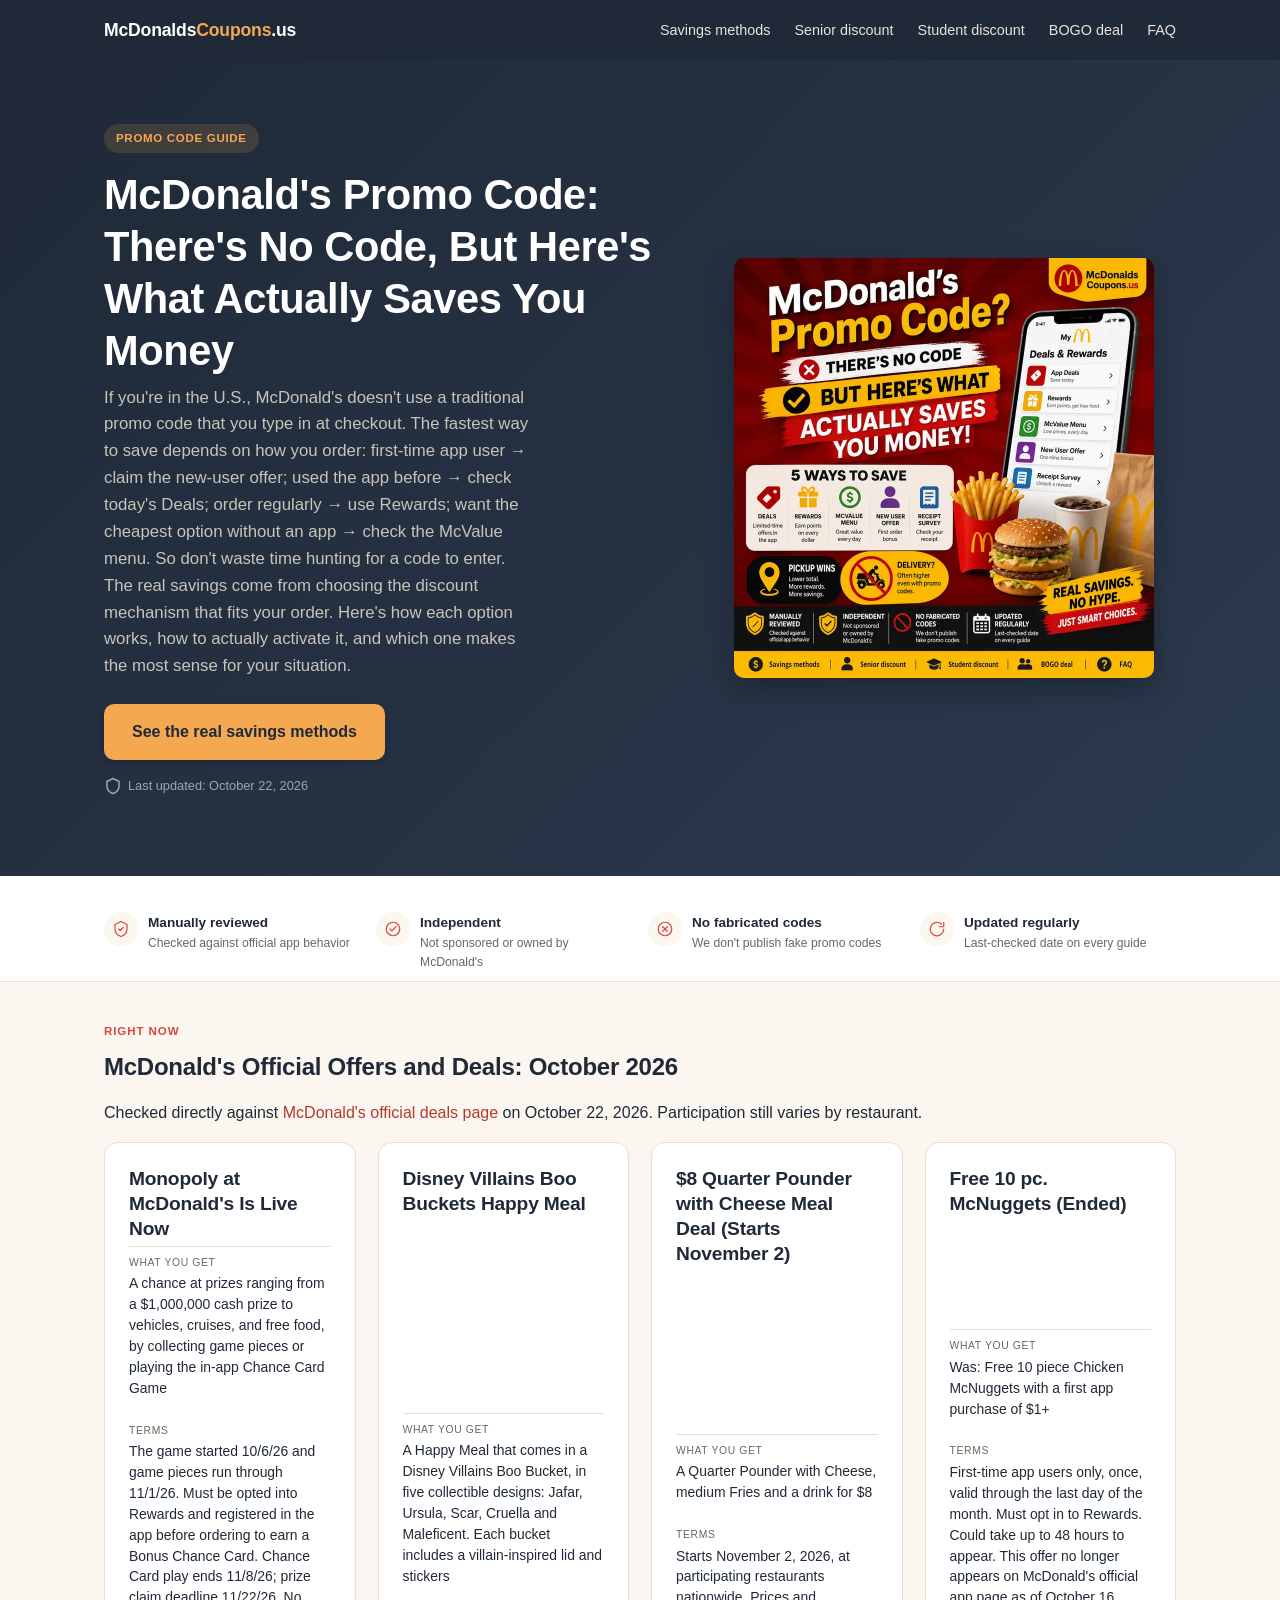
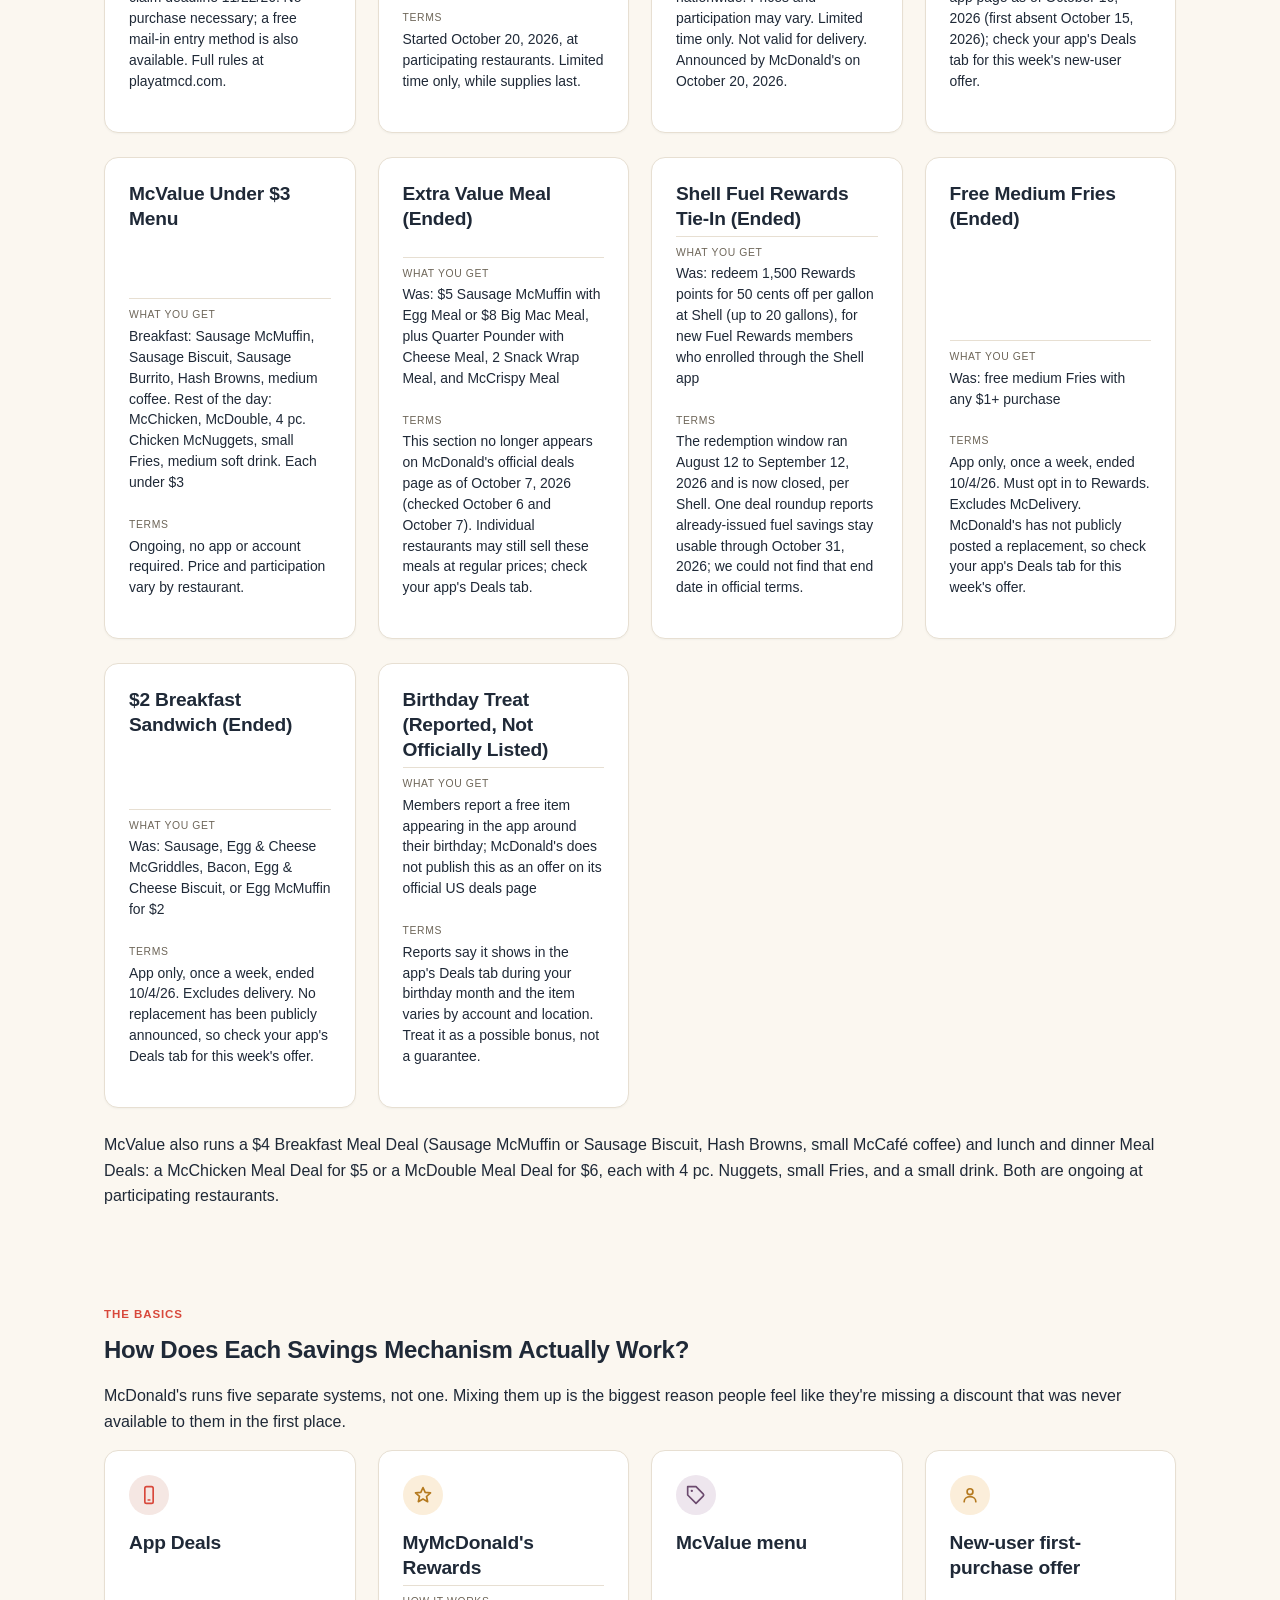
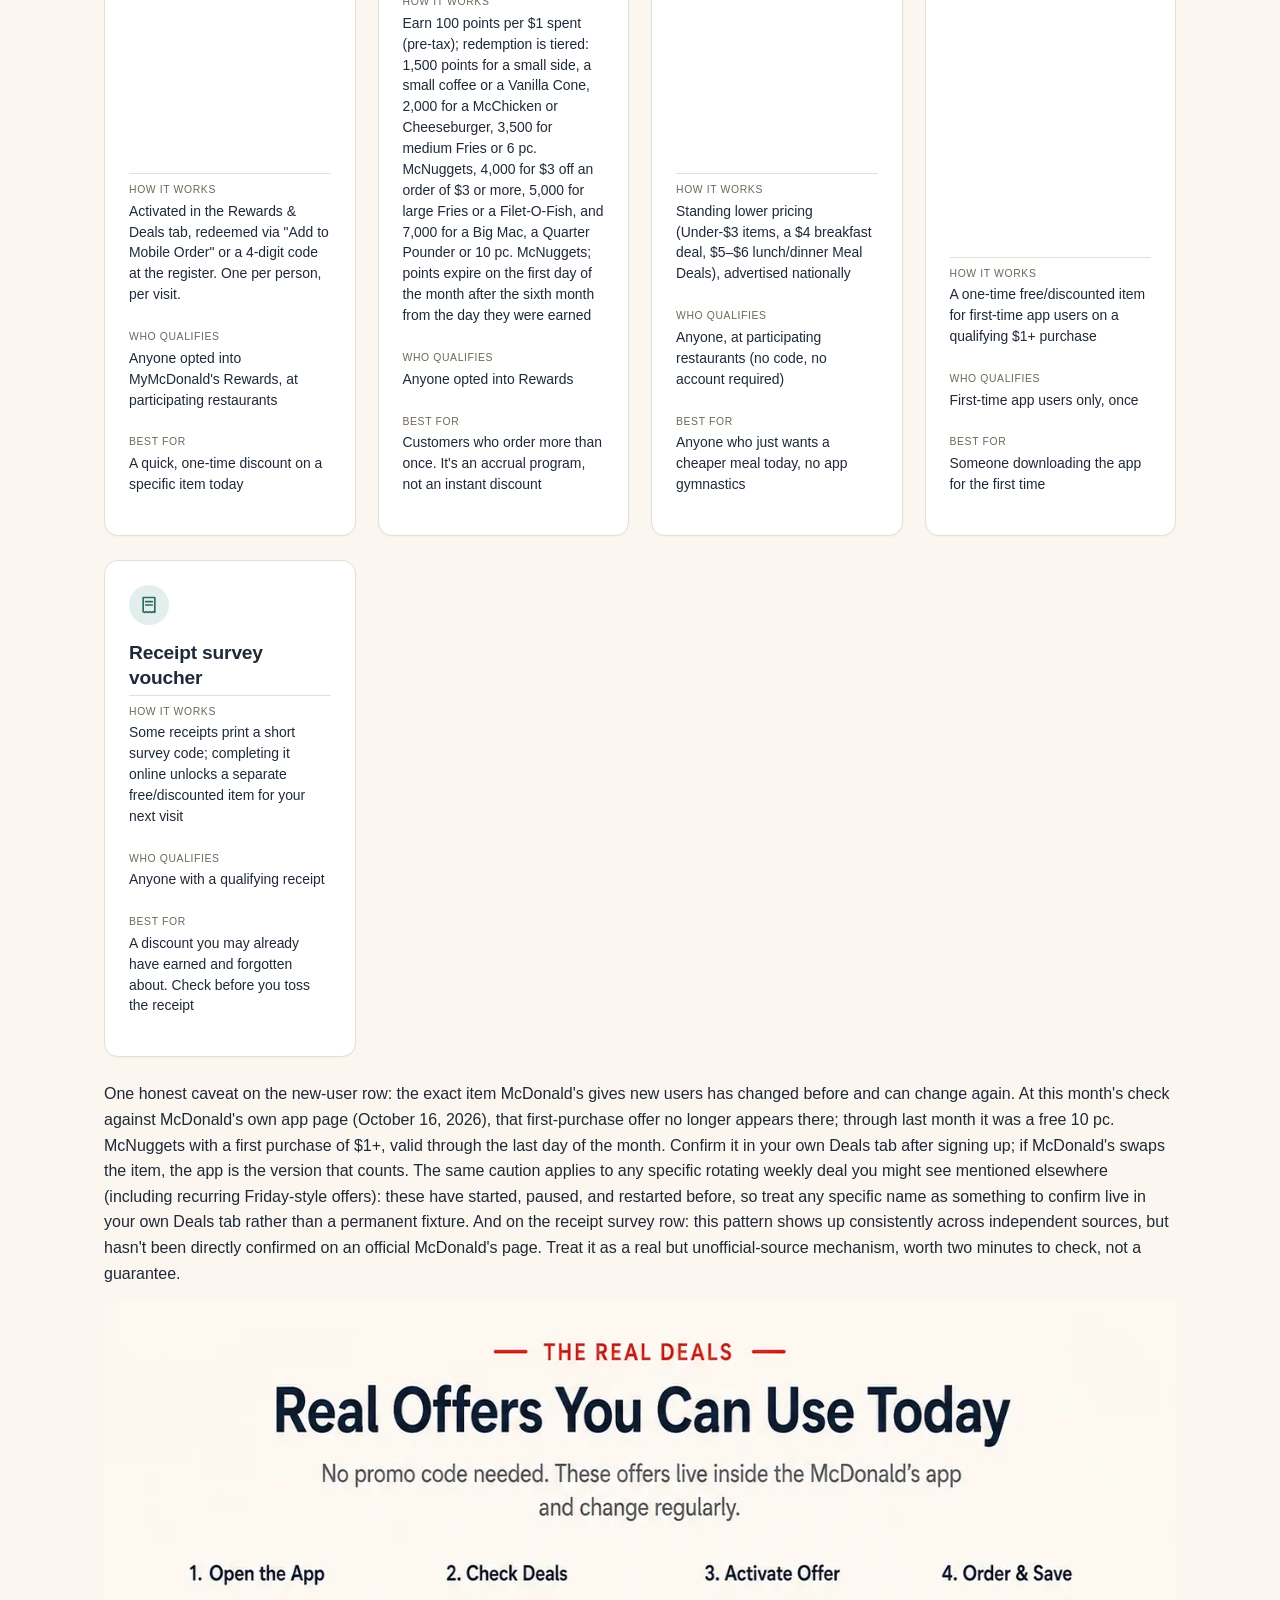
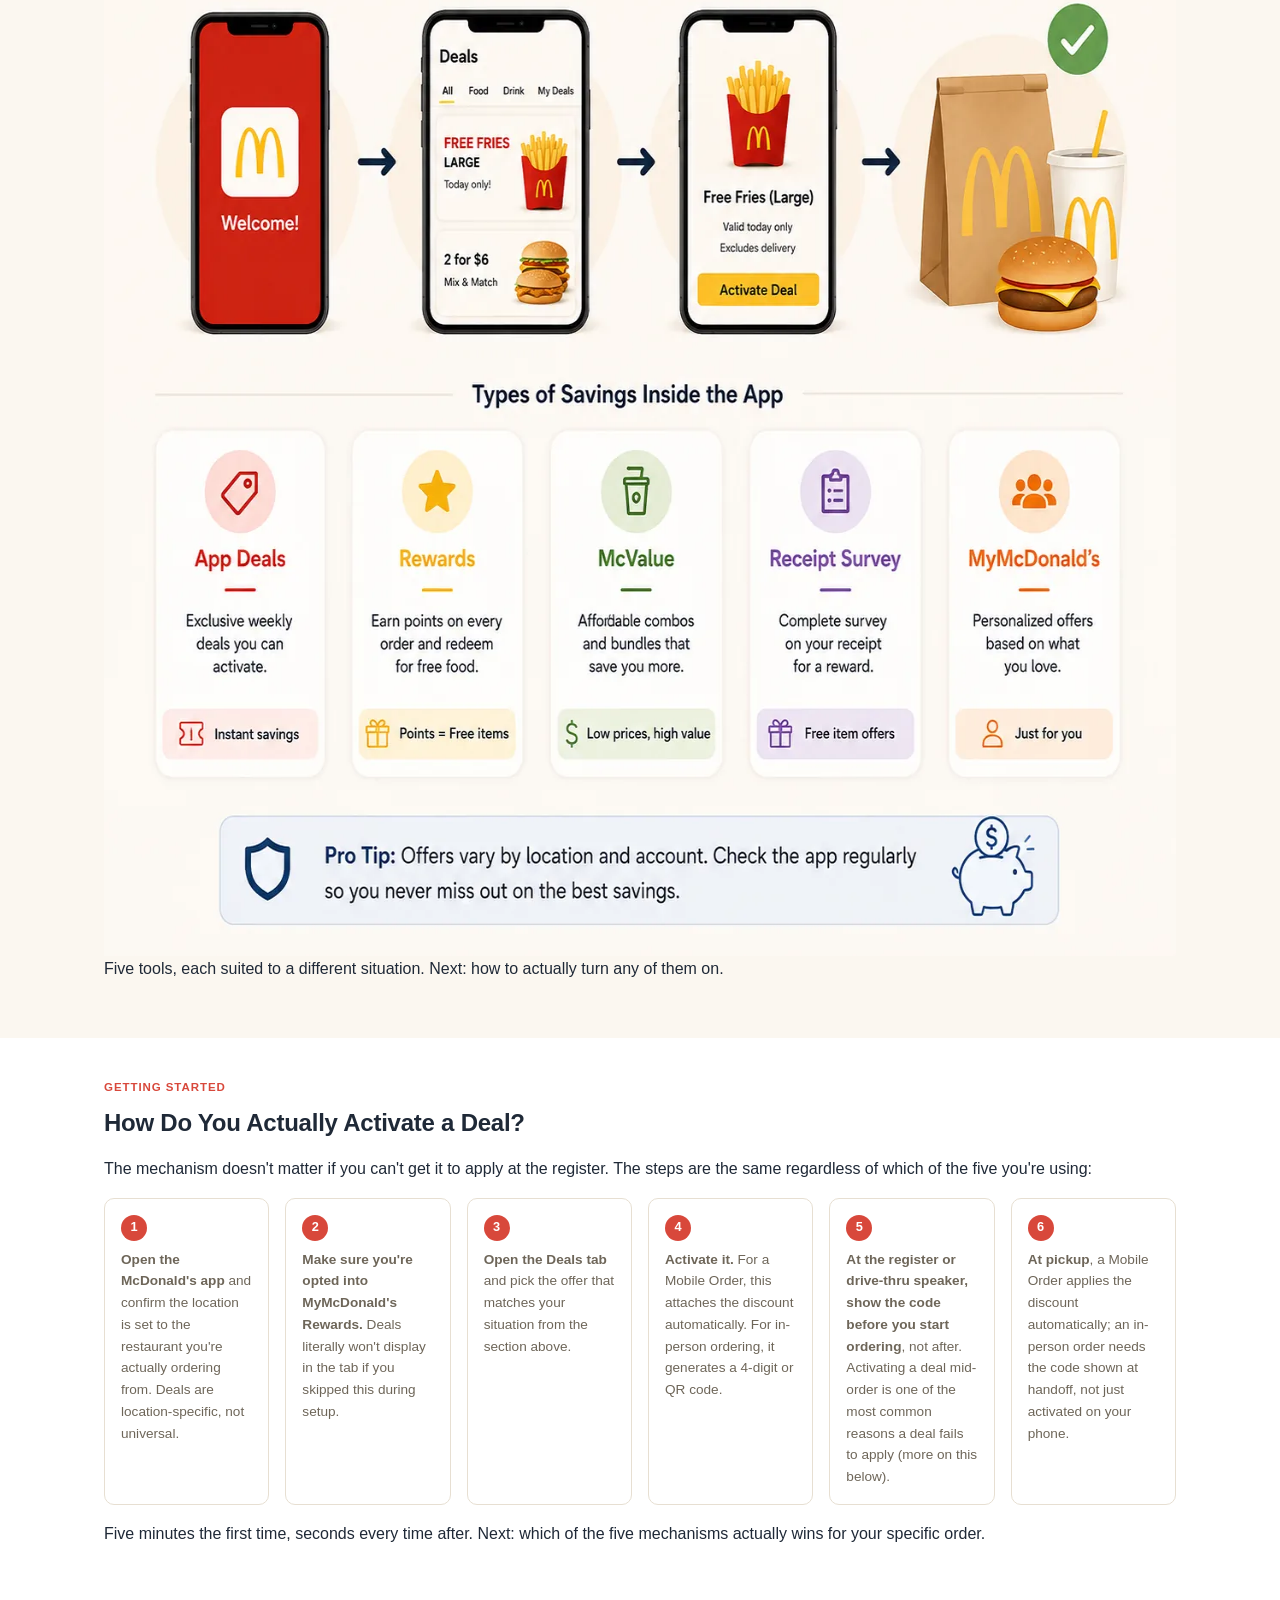
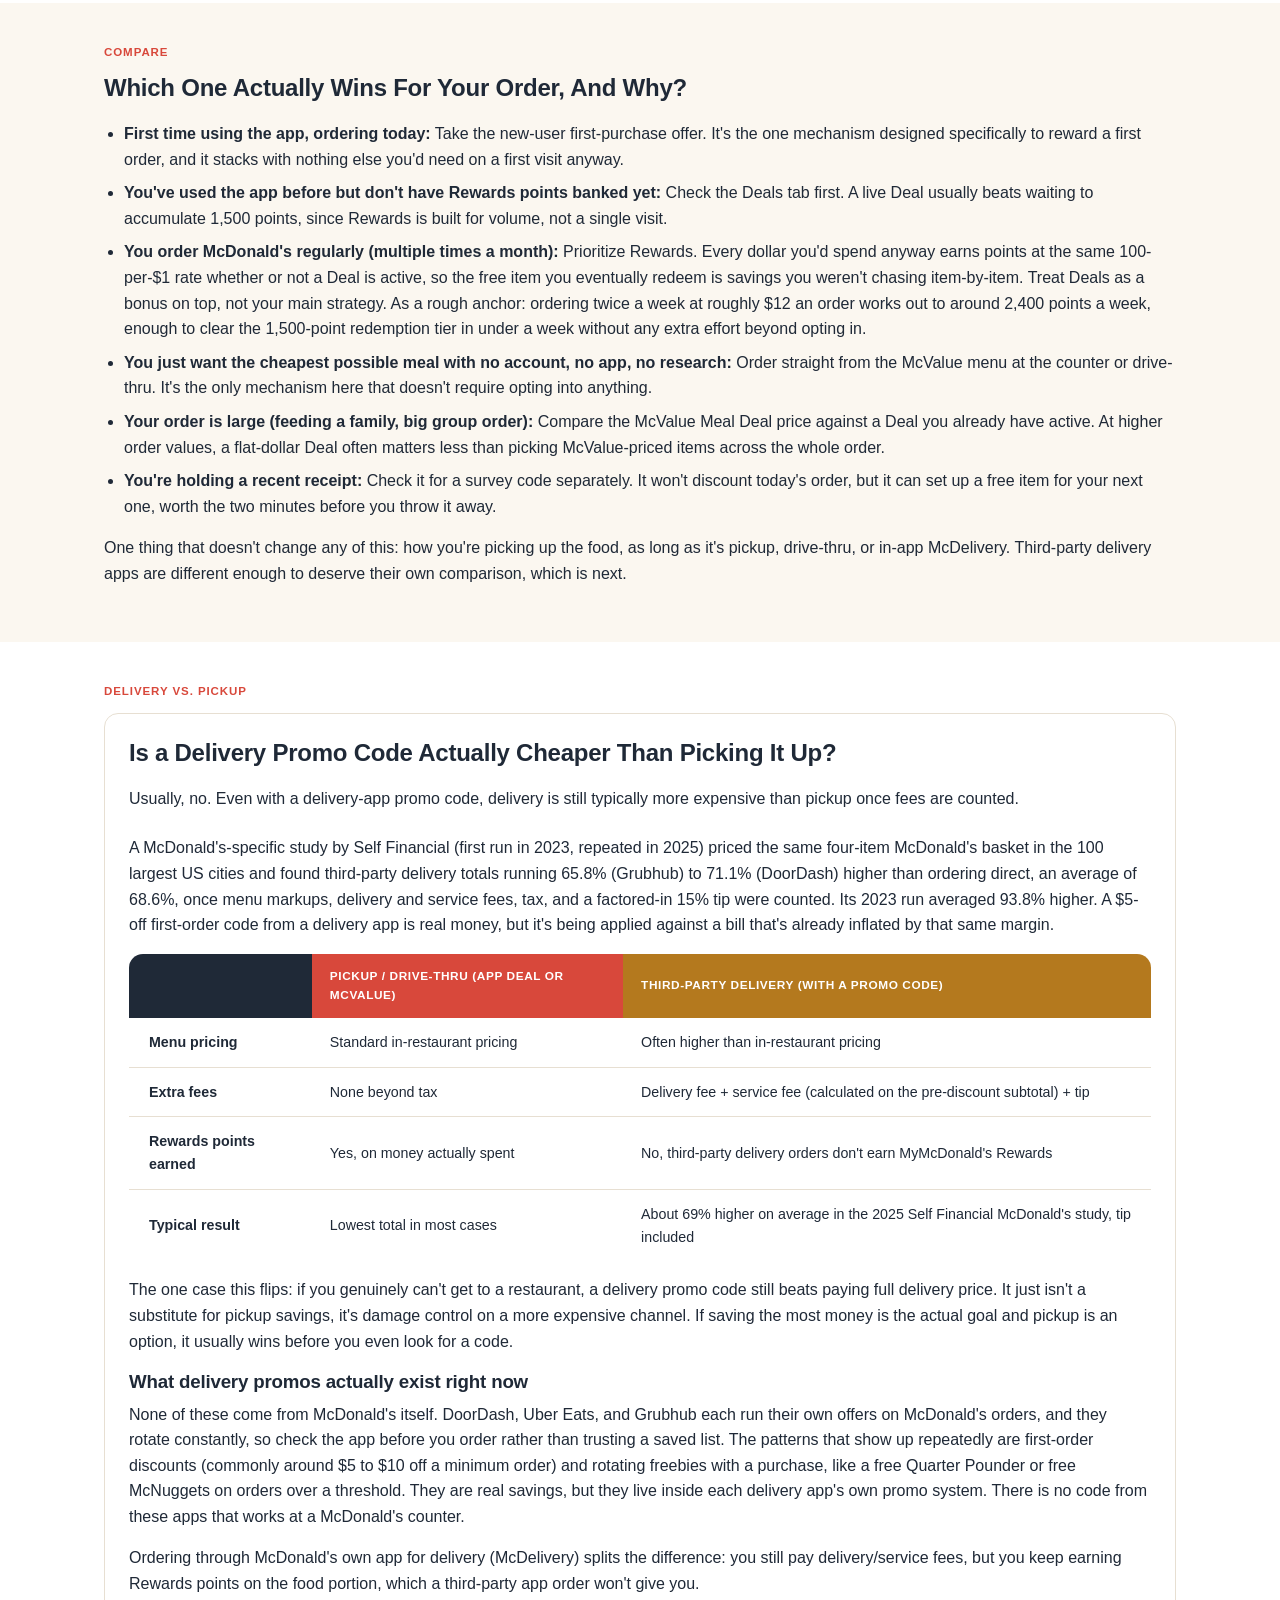
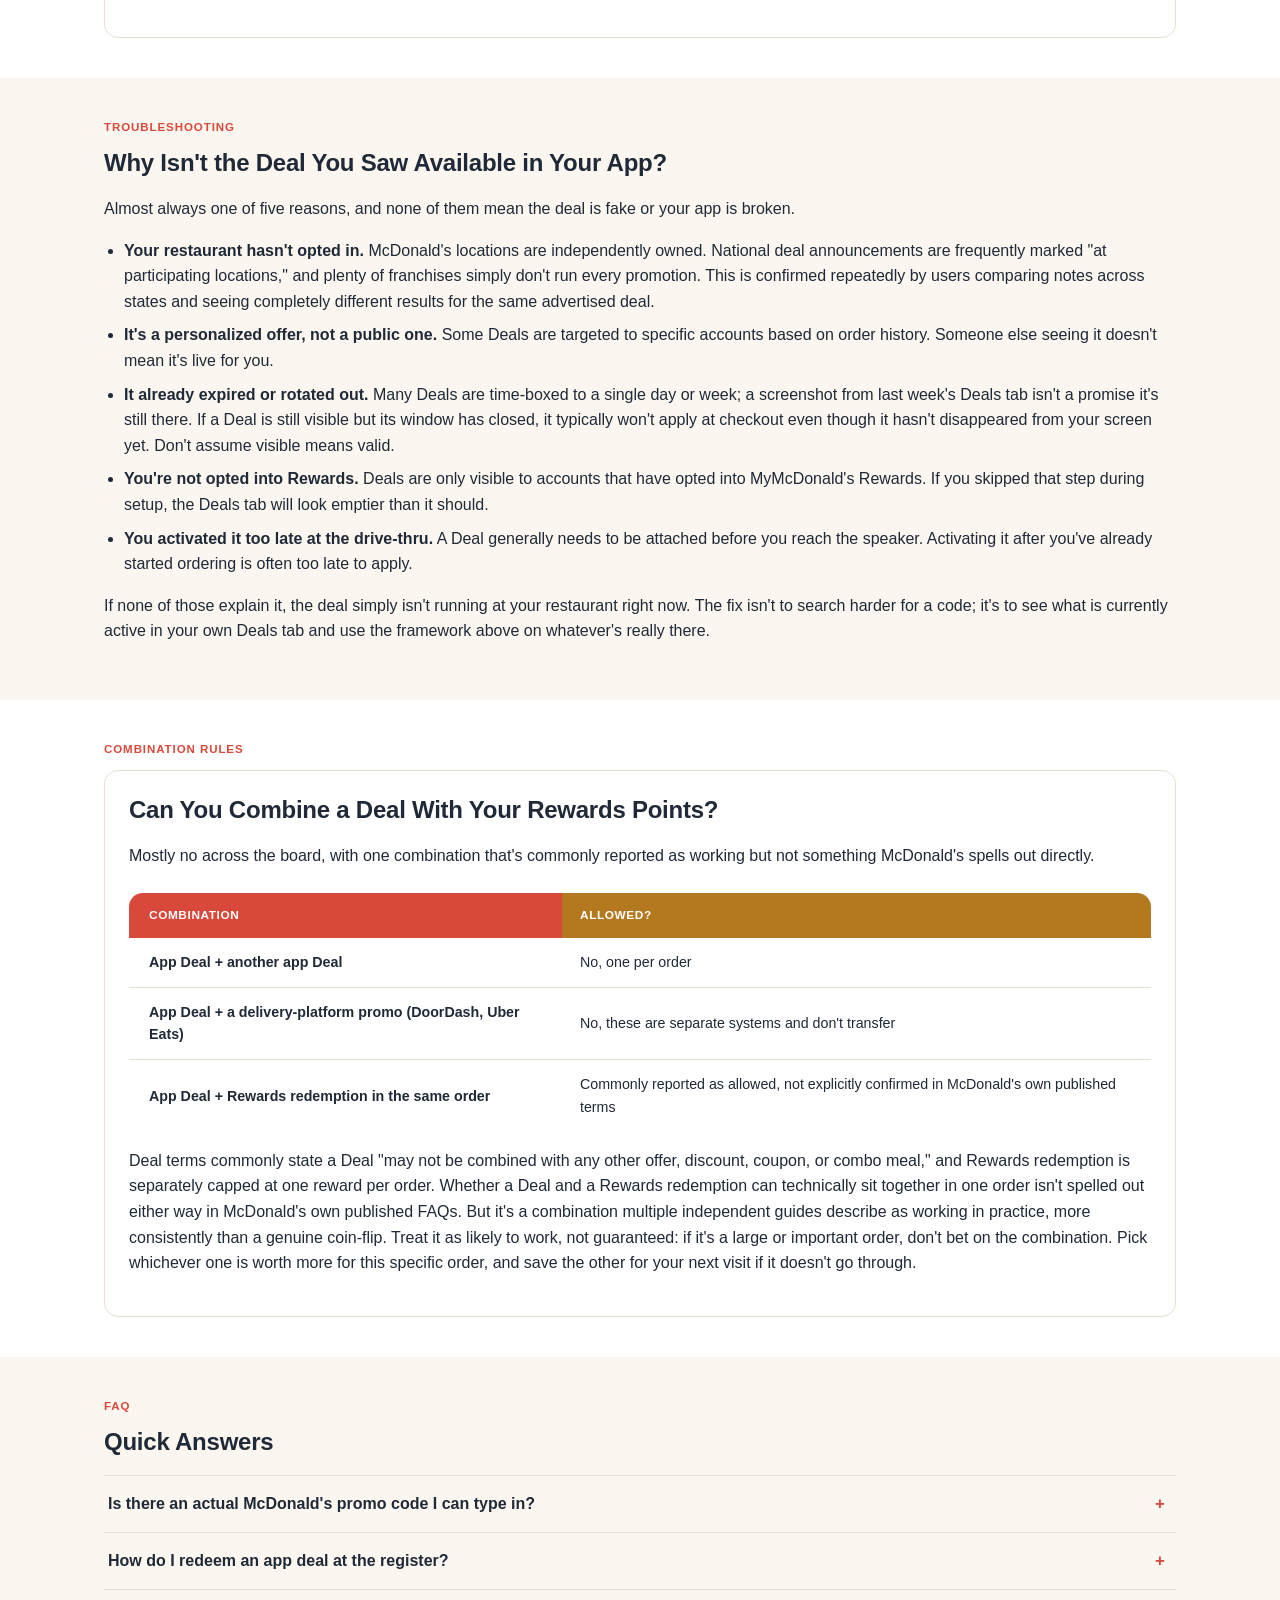
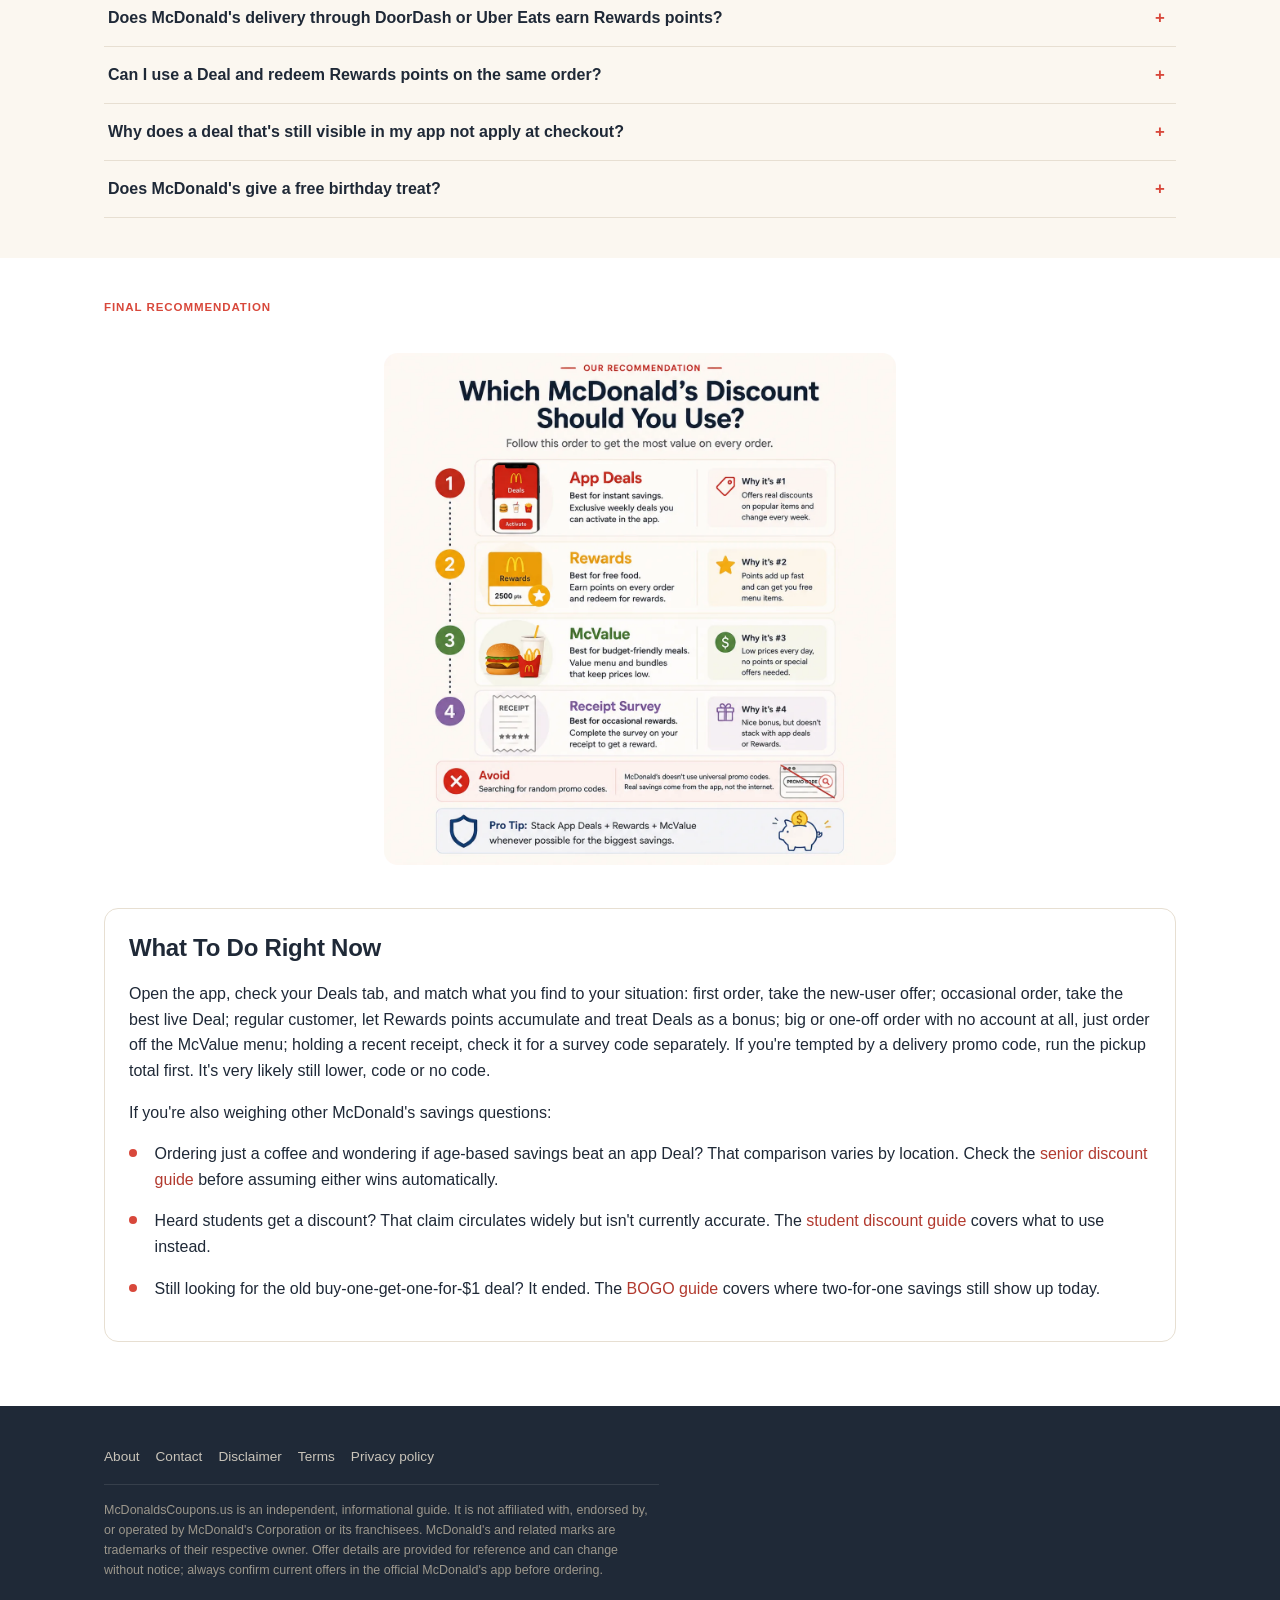
<file: index.html>
<!DOCTYPE html>
<html lang="en">
<head>
<meta charset="UTF-8">
<meta name="viewport" content="width=device-width, initial-scale=1.0">
<title>McDonald's Promo Code: What Actually Works (October 2026)</title>
<meta name="description" content="As of October 2026, McDonald's still has no typed promo code. This guide breaks down app Deals, Rewards, McValue, and which one actually saves you the most.">
<link rel="canonical" href="https://mcdonaldscoupons.us/">
<link rel="icon" href="/images/favicon.ico" sizes="any">
<link rel="icon" type="image/png" sizes="16x16" href="/images/favicon-16x16.png">
<link rel="icon" type="image/png" sizes="32x32" href="/images/favicon-32x32.png">
<link rel="apple-touch-icon" sizes="180x180" href="/images/apple-touch-icon.png">
<link rel="manifest" href="/site.webmanifest">
<meta name="theme-color" content="#1F2937">
<meta property="og:type" content="article">
<meta property="og:title" content="McDonald's Promo Code: What Actually Works (October 2026)">
<meta property="og:description" content="As of October 2026, McDonald's still has no typed promo code. This guide breaks down app Deals, Rewards, McValue, and which one actually saves you the most.">
<meta property="og:url" content="https://mcdonaldscoupons.us/">
<meta property="og:site_name" content="McDonaldsCoupons.us">
<meta property="og:image" content="https://mcdonaldscoupons.us/images/mcdonaldscoupons-og.webp">
<meta property="og:image:width" content="1200">
<meta property="og:image:height" content="630">
<meta name="twitter:card" content="summary_large_image">
<meta name="twitter:title" content="McDonald's Promo Code: What Actually Works (October 2026)">
<meta name="twitter:description" content="As of October 2026, McDonald's still has no typed promo code. This guide breaks down app Deals, Rewards, McValue, and which one actually saves you the most.">
<meta name="twitter:image" content="https://mcdonaldscoupons.us/images/mcdonaldscoupons-og.webp">
<meta name="google-site-verification" content="sL6dqZNFxIHsx05LDsDFux0DMTRDnp7Ew5KGG1p7SOg" />
<link rel="stylesheet" href="css/style.css">
<script type="application/ld+json">
{
  "@context": "https://schema.org",
  "@type": "WebSite",
  "name": "McDonaldsCoupons.us",
  "url": "https://mcdonaldscoupons.us/"
}
</script>
<script type="application/ld+json">
{
  "@context": "https://schema.org",
  "@type": "Organization",
  "name": "McDonaldsCoupons.us",
  "url": "https://mcdonaldscoupons.us/",
  "logo": "https://mcdonaldscoupons.us/images/icon-512.png"
}
</script>
<script type="application/ld+json">
{
  "@context": "https://schema.org",
  "@type": "Article",
  "headline": "McDonald's Promo Code: There's No Code, But Here's What Actually Saves You Money",
  "description": "As of October 2026, McDonald's still has no typed promo code. This guide breaks down app Deals, Rewards, McValue, and which one actually saves you the most.",
  "dateModified": "2026-10-22",
  "mainEntityOfPage": "https://mcdonaldscoupons.us/",
  "author": { "@type": "Organization", "name": "McDonaldsCoupons.us" },
  "publisher": {
    "@type": "Organization",
    "name": "McDonaldsCoupons.us",
    "logo": { "@type": "ImageObject", "url": "https://mcdonaldscoupons.us/images/icon-512.png" }
  }
}
</script>
<script type="application/ld+json">
{
  "@context": "https://schema.org",
  "@type": "FAQPage",
  "mainEntity": [
    {
      "@type": "Question",
      "name": "Is there an actual McDonald's promo code I can type in?",
      "acceptedAnswer": {
        "@type": "Answer",
        "text": "No, not in the U.S. There's no checkout box where a typed code unlocks a discount. Every real discount runs through the app's Deals tab, Rewards, McValue pricing, or a receipt survey voucher instead."
      }
    },
    {
      "@type": "Question",
      "name": "How do I redeem an app deal at the register?",
      "acceptedAnswer": {
        "@type": "Answer",
        "text": "Activate it in the Deals tab before you order, then show the 4-digit code or QR code at the counter or drive-thru speaker, before you start ordering, not after."
      }
    },
    {
      "@type": "Question",
      "name": "Does McDonald's delivery through DoorDash or Uber Eats earn Rewards points?",
      "acceptedAnswer": {
        "@type": "Answer",
        "text": "No. Only orders placed through McDonald's own app (whether pickup or McDelivery) earn MyMcDonald's Rewards points. Third-party platform orders don't."
      }
    },
    {
      "@type": "Question",
      "name": "Can I use a Deal and redeem Rewards points on the same order?",
      "acceptedAnswer": {
        "@type": "Answer",
        "text": "Commonly reported as working, but McDonald's own terms don't explicitly confirm it either way. Treat it as likely, not guaranteed, especially on a large order."
      }
    },
    {
      "@type": "Question",
      "name": "Why does a deal that's still visible in my app not apply at checkout?",
      "acceptedAnswer": {
        "@type": "Answer",
        "text": "It's usually expired but not yet removed from your screen, tied to a location that hasn't opted in, or personalized to a different account. Visible isn't the same as valid. Check the details on the deal itself."
      }
    },
    {
      "@type": "Question",
      "name": "Does McDonald's give a free birthday treat?",
      "acceptedAnswer": {
        "@type": "Answer",
        "text": "McDonald's doesn't list a birthday offer on its official deals page. Members do report a free item appearing in the app's Deals tab around their birthday, and the item varies by account and location. Check the tab during your birthday month rather than expecting it automatically, and treat it as a bonus, not a guarantee."
      }
    }
  ]
}
</script>
</head>
<body>

<header class="site-header">
  <div class="container">
    <a href="/" class="logo">McDonalds<span>Coupons</span>.us</a>
    <nav class="main-nav" aria-label="Primary">
      <ul>
        <li><a href="#mechanisms">Savings methods</a></li>
        <li><a href="/senior-discount/">Senior discount</a></li>
        <li><a href="/student-discount/">Student discount</a></li>
        <li><a href="/bogo-deal/">BOGO deal</a></li>
        <li><a href="#faq">FAQ</a></li>
      </ul>
    </nav>
    <button class="nav-toggle" aria-label="Toggle menu" aria-expanded="false">&#9776;</button>
  </div>
</header>

<section class="hero">
  <div class="container">
    <div>
      <span class="hero-eyebrow-badge">Promo code guide</span>
      <h1>McDonald's Promo Code: There's No Code, But Here's What Actually Saves You Money</h1>
      <p class="hero-subtext">If you're in the U.S., McDonald's doesn't use a traditional promo code that you type in at checkout. The fastest way to save depends on how you order: first-time app user &rarr; claim the new-user offer; used the app before &rarr; check today's Deals; order regularly &rarr; use Rewards; want the cheapest option without an app &rarr; check the McValue menu. So don't waste time hunting for a code to enter. The real savings come from choosing the discount mechanism that fits your order. Here's how each option works, how to actually activate it, and which one makes the most sense for your situation.</p>
      <a href="#mechanisms" class="hero-cta">See the real savings methods</a>
      <p class="hero-meta">
        <svg class="icon-sm" viewBox="0 0 24 24" fill="none" stroke="currentColor" stroke-width="2" stroke-linecap="round" stroke-linejoin="round" aria-hidden="true"><path d="M12 2l8 4v6c0 5-3.5 8.5-8 10-4.5-1.5-8-5-8-10V6l8-4z"/></svg>
        Last updated: October 22, 2026
      </p>
    </div>
    <div class="hero-image">
      <picture>
        <source srcset="/images/hero-section.webp" type="image/webp">
        <img src="/images/hero-section.jpg" alt="McDonald's promo code savings guide" width="840" height="840" loading="eager" fetchpriority="high">
      </picture>
    </div>
  </div>
</section>

<div class="trust-bar">
  <div class="container">
    <div class="badge-row">
      <div class="trust-badge">
        <span class="badge-icon" aria-hidden="true"><svg width="28" height="28" viewBox="0 0 24 24" fill="none" stroke="currentColor" stroke-width="1.6" stroke-linecap="round" stroke-linejoin="round"><path d="M12 2l8 4v6c0 5-3.5 8.5-8 10-4.5-1.5-8-5-8-10V6l8-4z"/><path d="M9 12l2 2 4-4"/></svg></span>
        <span><strong>Manually reviewed</strong><span>Checked against official app behavior</span></span>
      </div>
      <div class="trust-badge">
        <span class="badge-icon" aria-hidden="true"><svg width="28" height="28" viewBox="0 0 24 24" fill="none" stroke="currentColor" stroke-width="1.6" stroke-linecap="round" stroke-linejoin="round"><circle cx="12" cy="12" r="9"/><path d="M8 12l2.5 2.5L16 9"/></svg></span>
        <span><strong>Independent</strong><span>Not sponsored or owned by McDonald's</span></span>
      </div>
      <div class="trust-badge">
        <span class="badge-icon" aria-hidden="true"><svg width="28" height="28" viewBox="0 0 24 24" fill="none" stroke="currentColor" stroke-width="1.6" stroke-linecap="round" stroke-linejoin="round"><circle cx="12" cy="12" r="9"/><line x1="9" y1="9" x2="15" y2="15"/><line x1="15" y1="9" x2="9" y2="15"/></svg></span>
        <span><strong>No fabricated codes</strong><span>We don't publish fake promo codes</span></span>
      </div>
      <div class="trust-badge">
        <span class="badge-icon" aria-hidden="true"><svg width="28" height="28" viewBox="0 0 24 24" fill="none" stroke="currentColor" stroke-width="1.6" stroke-linecap="round" stroke-linejoin="round"><path d="M21 12a9 9 0 11-3-6.7"/><polyline points="21 3 21 9 15 9"/></svg></span>
        <span><strong>Updated regularly</strong><span>Last-checked date on every guide</span></span>
      </div>
    </div>
  </div>
</div>

<section class="content-section" id="live-deals">
<div class="container">
<span class="section-eyebrow">Right now</span>
<h2>McDonald's Official Offers and Deals: October 2026</h2>
<p>Checked directly against <a href="https://www.mcdonalds.com/us/en-us/deals.html">McDonald's official deals page</a> on October 22, 2026. Participation still varies by restaurant.</p>

<div class="offer-card-grid">
<div class="offer-card offer-card--a">
<h3>Monopoly at McDonald's Is Live Now</h3>
<div class="o-fields">
<div class="o-field"><p class="o-label">What you get</p><p class="o-value">A chance at prizes ranging from a $1,000,000 cash prize to vehicles, cruises, and free food, by collecting game pieces or playing the in-app Chance Card Game</p></div>
<div class="o-field"><p class="o-label">Terms</p><p class="o-value">The game started 10/6/26 and game pieces run through 11/1/26. Must be opted into Rewards and registered in the app before ordering to earn a Bonus Chance Card. Chance Card play ends 11/8/26; prize claim deadline 11/22/26. No purchase necessary; a free mail-in entry method is also available. Full rules at playatmcd.com.</p></div>
</div>
</div>

<div class="offer-card offer-card--b">
<h3>Disney Villains Boo Buckets Happy Meal</h3>
<div class="o-fields">
<div class="o-field"><p class="o-label">What you get</p><p class="o-value">A Happy Meal that comes in a Disney Villains Boo Bucket, in five collectible designs: Jafar, Ursula, Scar, Cruella and Maleficent. Each bucket includes a villain-inspired lid and stickers</p></div>
<div class="o-field"><p class="o-label">Terms</p><p class="o-value">Started October 20, 2026, at participating restaurants. Limited time only, while supplies last.</p></div>
</div>
</div>

<div class="offer-card offer-card--c">
<h3>$8 Quarter Pounder with Cheese Meal Deal (Starts November 2)</h3>
<div class="o-fields">
<div class="o-field"><p class="o-label">What you get</p><p class="o-value">A Quarter Pounder with Cheese, medium Fries and a drink for $8</p></div>
<div class="o-field"><p class="o-label">Terms</p><p class="o-value">Starts November 2, 2026, at participating restaurants nationwide. Prices and participation may vary. Limited time only. Not valid for delivery. Announced by McDonald's on October 20, 2026.</p></div>
</div>
</div>

<div class="offer-card offer-card--b">
<h3>Free 10 pc. McNuggets (Ended)</h3>
<div class="o-fields">
<div class="o-field"><p class="o-label">What you get</p><p class="o-value">Was: Free 10 piece Chicken McNuggets with a first app purchase of $1+</p></div>
<div class="o-field"><p class="o-label">Terms</p><p class="o-value">First-time app users only, once, valid through the last day of the month. Must opt in to Rewards. Could take up to 48 hours to appear. This offer no longer appears on McDonald's official app page as of October 16, 2026 (first absent October 15, 2026); check your app's Deals tab for this week's new-user offer.</p></div>
</div>
</div>

<div class="offer-card offer-card--c">
<h3>McValue Under $3 Menu</h3>
<div class="o-fields">
<div class="o-field"><p class="o-label">What you get</p><p class="o-value">Breakfast: Sausage McMuffin, Sausage Biscuit, Sausage Burrito, Hash Browns, medium coffee. Rest of the day: McChicken, McDouble, 4 pc. Chicken McNuggets, small Fries, medium soft drink. Each under $3</p></div>
<div class="o-field"><p class="o-label">Terms</p><p class="o-value">Ongoing, no app or account required. Price and participation vary by restaurant.</p></div>
</div>
</div>

<div class="offer-card offer-card--c">
<h3>Extra Value Meal (Ended)</h3>
<div class="o-fields">
<div class="o-field"><p class="o-label">What you get</p><p class="o-value">Was: $5 Sausage McMuffin with Egg Meal or $8 Big Mac Meal, plus Quarter Pounder with Cheese Meal, 2 Snack Wrap Meal, and McCrispy Meal</p></div>
<div class="o-field"><p class="o-label">Terms</p><p class="o-value">This section no longer appears on McDonald's official deals page as of October 7, 2026 (checked October 6 and October 7). Individual restaurants may still sell these meals at regular prices; check your app's Deals tab.</p></div>
</div>
</div>

<div class="offer-card offer-card--d">
<h3>Shell Fuel Rewards Tie-In (Ended)</h3>
<div class="o-fields">
<div class="o-field"><p class="o-label">What you get</p><p class="o-value">Was: redeem 1,500 Rewards points for 50 cents off per gallon at Shell (up to 20 gallons), for new Fuel Rewards members who enrolled through the Shell app</p></div>
<div class="o-field"><p class="o-label">Terms</p><p class="o-value">The redemption window ran August 12 to September 12, 2026 and is now closed, per Shell. One deal roundup reports already-issued fuel savings stay usable through October 31, 2026; we could not find that end date in official terms.</p></div>
</div>
</div>

<div class="offer-card offer-card--b">
<h3>Free Medium Fries (Ended)</h3>
<div class="o-fields">
<div class="o-field"><p class="o-label">What you get</p><p class="o-value">Was: free medium Fries with any $1+ purchase</p></div>
<div class="o-field"><p class="o-label">Terms</p><p class="o-value">App only, once a week, ended 10/4/26. Must opt in to Rewards. Excludes McDelivery. McDonald's has not publicly posted a replacement, so check your app's Deals tab for this week's offer.</p></div>
</div>
</div>

<div class="offer-card offer-card--c">
<h3>$2 Breakfast Sandwich (Ended)</h3>
<div class="o-fields">
<div class="o-field"><p class="o-label">What you get</p><p class="o-value">Was: Sausage, Egg & Cheese McGriddles, Bacon, Egg & Cheese Biscuit, or Egg McMuffin for $2</p></div>
<div class="o-field"><p class="o-label">Terms</p><p class="o-value">App only, once a week, ended 10/4/26. Excludes delivery. No replacement has been publicly announced, so check your app's Deals tab for this week's offer.</p></div>
</div>
</div>

<div class="offer-card offer-card--e">
<h3>Birthday Treat (Reported, Not Officially Listed)</h3>
<div class="o-fields">
<div class="o-field"><p class="o-label">What you get</p><p class="o-value">Members report a free item appearing in the app around their birthday; McDonald's does not publish this as an offer on its official US deals page</p></div>
<div class="o-field"><p class="o-label">Terms</p><p class="o-value">Reports say it shows in the app's Deals tab during your birthday month and the item varies by account and location. Treat it as a possible bonus, not a guarantee.</p></div>
</div>
</div>
</div>

<p>McValue also runs a $4 Breakfast Meal Deal (Sausage McMuffin or Sausage Biscuit, Hash Browns, small McCafé coffee) and lunch and dinner Meal Deals: a McChicken Meal Deal for $5 or a McDouble Meal Deal for $6, each with 4 pc. Nuggets, small Fries, and a small drink. Both are ongoing at participating restaurants.</p>
</div>
</section>

<section class="content-section" id="mechanisms">
  <div class="container">
    <span class="section-eyebrow">The basics</span>
    <h2>How Does Each Savings Mechanism Actually Work?</h2>
    <p>McDonald's runs five separate systems, not one. Mixing them up is the biggest reason people feel like they're missing a discount that was never available to them in the first place.</p>

    <div class="offer-card-grid">
      <div class="offer-card offer-card--b">
        <span class="o-icon" aria-hidden="true"><svg viewBox="0 0 24 24" fill="none" stroke="currentColor" stroke-width="2" stroke-linecap="round" stroke-linejoin="round"><rect x="7" y="2" width="10" height="20" rx="2"/><line x1="11" y1="18" x2="13" y2="18"/></svg></span>
        <h3>App Deals</h3>
        <div class="o-fields">
          <div class="o-field"><p class="o-label">How it works</p><p class="o-value">Activated in the Rewards & Deals tab, redeemed via "Add to Mobile Order" or a 4-digit code at the register. One per person, per visit.</p></div>
          <div class="o-field"><p class="o-label">Who qualifies</p><p class="o-value">Anyone opted into MyMcDonald's Rewards, at participating restaurants</p></div>
          <div class="o-field"><p class="o-label">Best for</p><p class="o-value">A quick, one-time discount on a specific item today</p></div>
        </div>
      </div>
      <div class="offer-card offer-card--a">
        <span class="o-icon" aria-hidden="true"><svg viewBox="0 0 24 24" fill="none" stroke="currentColor" stroke-width="2" stroke-linecap="round" stroke-linejoin="round"><path d="M12 3l2.6 5.9 6.4.6-4.8 4.3 1.4 6.3L12 16.9 6.4 20l1.4-6.3-4.8-4.3 6.4-.6z"/></svg></span>
        <h3>MyMcDonald's Rewards</h3>
        <div class="o-fields">
          <div class="o-field"><p class="o-label">How it works</p><p class="o-value">Earn 100 points per $1 spent (pre-tax); redemption is tiered: 1,500 points for a small side, a small coffee or a Vanilla Cone, 2,000 for a McChicken or Cheeseburger, 3,500 for medium Fries or 6 pc. McNuggets, 4,000 for $3 off an order of $3 or more, 5,000 for large Fries or a Filet-O-Fish, and 7,000 for a Big Mac, a Quarter Pounder or 10 pc. McNuggets; points expire on the first day of the month after the sixth month from the day they were earned</p></div>
          <div class="o-field"><p class="o-label">Who qualifies</p><p class="o-value">Anyone opted into Rewards</p></div>
          <div class="o-field"><p class="o-label">Best for</p><p class="o-value">Customers who order more than once. It's an accrual program, not an instant discount</p></div>
        </div>
      </div>
      <div class="offer-card offer-card--d">
        <span class="o-icon" aria-hidden="true"><svg viewBox="0 0 24 24" fill="none" stroke="currentColor" stroke-width="2" stroke-linecap="round" stroke-linejoin="round"><path d="M20.6 13.4L12 22 2 12V2h10l8.6 8.6a2 2 0 010 2.8z"/><circle cx="7" cy="7" r="1.4" fill="currentColor" stroke="none"/></svg></span>
        <h3>McValue menu</h3>
        <div class="o-fields">
          <div class="o-field"><p class="o-label">How it works</p><p class="o-value">Standing lower pricing (Under-$3 items, a $4 breakfast deal, $5–$6 lunch/dinner Meal Deals), advertised nationally</p></div>
          <div class="o-field"><p class="o-label">Who qualifies</p><p class="o-value">Anyone, at participating restaurants (no code, no account required)</p></div>
          <div class="o-field"><p class="o-label">Best for</p><p class="o-value">Anyone who just wants a cheaper meal today, no app gymnastics</p></div>
        </div>
      </div>
      <div class="offer-card offer-card--e">
        <span class="o-icon" aria-hidden="true"><svg viewBox="0 0 24 24" fill="none" stroke="currentColor" stroke-width="2" stroke-linecap="round" stroke-linejoin="round"><circle cx="12" cy="8" r="3.5"/><path d="M5 20c0-3.5 3-6 7-6s7 2.5 7 6"/></svg></span>
        <h3>New-user first-purchase offer</h3>
        <div class="o-fields">
          <div class="o-field"><p class="o-label">How it works</p><p class="o-value">A one-time free/discounted item for first-time app users on a qualifying $1+ purchase</p></div>
          <div class="o-field"><p class="o-label">Who qualifies</p><p class="o-value">First-time app users only, once</p></div>
          <div class="o-field"><p class="o-label">Best for</p><p class="o-value">Someone downloading the app for the first time</p></div>
        </div>
      </div>
      <div class="offer-card offer-card--c">
        <span class="o-icon" aria-hidden="true"><svg viewBox="0 0 24 24" fill="none" stroke="currentColor" stroke-width="2" stroke-linecap="round" stroke-linejoin="round"><path d="M5 3h14v18l-2-1-2 1-2-1-2 1-2-1-2 1-2-1z"/><line x1="8" y1="8" x2="16" y2="8"/><line x1="8" y1="12" x2="16" y2="12"/></svg></span>
        <h3>Receipt survey voucher</h3>
        <div class="o-fields">
          <div class="o-field"><p class="o-label">How it works</p><p class="o-value">Some receipts print a short survey code; completing it online unlocks a separate free/discounted item for your next visit</p></div>
          <div class="o-field"><p class="o-label">Who qualifies</p><p class="o-value">Anyone with a qualifying receipt</p></div>
          <div class="o-field"><p class="o-label">Best for</p><p class="o-value">A discount you may already have earned and forgotten about. Check before you toss the receipt</p></div>
        </div>
      </div>
    </div>

    <p>One honest caveat on the new-user row: the exact item McDonald's gives new users has changed before and can change again. At this month's check against McDonald's own app page (October 16, 2026), that first-purchase offer no longer appears there; through last month it was a free 10 pc. McNuggets with a first purchase of $1+, valid through the last day of the month. Confirm it in your own Deals tab after signing up; if McDonald's swaps the item, the app is the version that counts. The same caution applies to any specific rotating weekly deal you might see mentioned elsewhere (including recurring Friday-style offers): these have started, paused, and restarted before, so treat any specific name as something to confirm live in your own Deals tab rather than a permanent fixture. And on the receipt survey row: this pattern shows up consistently across independent sources, but hasn't been directly confirmed on an official McDonald's page. Treat it as a real but unofficial-source mechanism, worth two minutes to check, not a guarantee.</p>
    <img src="images/real-mcdonalds-offers-today.webp" alt="How to use McDonald's app deals: open the app, check Deals, activate an offer, then order and save. Illustrative example of the in-app flow." width="1254" height="1254" loading="lazy" decoding="async">
    <p>Five tools, each suited to a different situation. Next: how to actually turn any of them on.</p>
  </div>
</section>

<section class="content-section section-alt" id="activate">
  <div class="container">
    <span class="section-eyebrow">Getting started</span>
    <h2>How Do You Actually Activate a Deal?</h2>
    <p>The mechanism doesn't matter if you can't get it to apply at the register. The steps are the same regardless of which of the five you're using:</p>
    <ol class="step-grid">
      <li><p><strong>Open the McDonald's app</strong> and confirm the location is set to the restaurant you're actually ordering from. Deals are location-specific, not universal.</p></li>
      <li><p><strong>Make sure you're opted into MyMcDonald's Rewards.</strong> Deals literally won't display in the tab if you skipped this during setup.</p></li>
      <li><p><strong>Open the Deals tab</strong> and pick the offer that matches your situation from the section above.</p></li>
      <li><p><strong>Activate it.</strong> For a Mobile Order, this attaches the discount automatically. For in-person ordering, it generates a 4-digit or QR code.</p></li>
      <li><p><strong>At the register or drive-thru speaker, show the code before you start ordering</strong>, not after. Activating a deal mid-order is one of the most common reasons a deal fails to apply (more on this below).</p></li>
      <li><p><strong>At pickup</strong>, a Mobile Order applies the discount automatically; an in-person order needs the code shown at handoff, not just activated on your phone.</p></li>
    </ol>
    <p>Five minutes the first time, seconds every time after. Next: which of the five mechanisms actually wins for your specific order.</p>
  </div>
</section>

<section class="content-section" id="which-wins">
  <div class="container">
    <span class="section-eyebrow">Compare</span>
    <h2>Which One Actually Wins For Your Order, And Why?</h2>
    <ul class="plain-list">
      <li><strong>First time using the app, ordering today:</strong> Take the new-user first-purchase offer. It's the one mechanism designed specifically to reward a first order, and it stacks with nothing else you'd need on a first visit anyway.</li>
      <li><strong>You've used the app before but don't have Rewards points banked yet:</strong> Check the Deals tab first. A live Deal usually beats waiting to accumulate 1,500 points, since Rewards is built for volume, not a single visit.</li>
      <li><strong>You order McDonald's regularly (multiple times a month):</strong> Prioritize Rewards. Every dollar you'd spend anyway earns points at the same 100-per-$1 rate whether or not a Deal is active, so the free item you eventually redeem is savings you weren't chasing item-by-item. Treat Deals as a bonus on top, not your main strategy. As a rough anchor: ordering twice a week at roughly $12 an order works out to around 2,400 points a week, enough to clear the 1,500-point redemption tier in under a week without any extra effort beyond opting in.</li>
      <li><strong>You just want the cheapest possible meal with no account, no app, no research:</strong> Order straight from the McValue menu at the counter or drive-thru. It's the only mechanism here that doesn't require opting into anything.</li>
      <li><strong>Your order is large (feeding a family, big group order):</strong> Compare the McValue Meal Deal price against a Deal you already have active. At higher order values, a flat-dollar Deal often matters less than picking McValue-priced items across the whole order.</li>
      <li><strong>You're holding a recent receipt:</strong> Check it for a survey code separately. It won't discount today's order, but it can set up a free item for your next one, worth the two minutes before you throw it away.</li>
    </ul>
    <p>One thing that doesn't change any of this: how you're picking up the food, as long as it's pickup, drive-thru, or in-app McDelivery. Third-party delivery apps are different enough to deserve their own comparison, which is next.</p>
  </div>
</section>

<section class="content-section section-alt" id="delivery">
  <div class="container">
    <span class="section-eyebrow">Delivery vs. pickup</span>
    <div class="decision-module">
    <h2>Is a Delivery Promo Code Actually Cheaper Than Picking It Up?</h2>
    <p>Usually, no. Even with a delivery-app promo code, delivery is still typically more expensive than pickup once fees are counted.</p>
    <p>A McDonald's-specific study by Self Financial (first run in 2023, repeated in 2025) priced the same four-item McDonald's basket in the 100 largest US cities and found third-party delivery totals running 65.8% (Grubhub) to 71.1% (DoorDash) higher than ordering direct, an average of 68.6%, once menu markups, delivery and service fees, tax, and a factored-in 15% tip were counted. Its 2023 run averaged 93.8% higher. A $5-off first-order code from a delivery app is real money, but it's being applied against a bill that's already inflated by that same margin.</p>
    <div style="overflow-x:auto">
    <table class="data-table table-split">
      <thead>
        <tr><th></th><th class="th-accent-primary">Pickup / drive-thru (app Deal or McValue)</th><th class="th-accent-gold">Third-party delivery (with a promo code)</th></tr>
      </thead>
      <tbody>
        <tr><td>Menu pricing</td><td>Standard in-restaurant pricing</td><td>Often higher than in-restaurant pricing</td></tr>
        <tr><td>Extra fees</td><td>None beyond tax</td><td>Delivery fee + service fee (calculated on the pre-discount subtotal) + tip</td></tr>
        <tr><td>Rewards points earned</td><td>Yes, on money actually spent</td><td>No, third-party delivery orders don't earn MyMcDonald's Rewards</td></tr>
        <tr><td>Typical result</td><td>Lowest total in most cases</td><td>About 69% higher on average in the 2025 Self Financial McDonald's study, tip included</td></tr>
      </tbody>
    </table>
    </div>
    <p>The one case this flips: if you genuinely can't get to a restaurant, a delivery promo code still beats paying full delivery price. It just isn't a substitute for pickup savings, it's damage control on a more expensive channel. If saving the most money is the actual goal and pickup is an option, it usually wins before you even look for a code.</p>

    <h3>What delivery promos actually exist right now</h3>
    <p>None of these come from McDonald's itself. DoorDash, Uber Eats, and Grubhub each run their own offers on McDonald's orders, and they rotate constantly, so check the app before you order rather than trusting a saved list. The patterns that show up repeatedly are first-order discounts (commonly around $5 to $10 off a minimum order) and rotating freebies with a purchase, like a free Quarter Pounder or free McNuggets on orders over a threshold. They are real savings, but they live inside each delivery app's own promo system. There is no code from these apps that works at a McDonald's counter.</p>
    <p>Ordering through McDonald's own app for delivery (McDelivery) splits the difference: you still pay delivery/service fees, but you keep earning Rewards points on the food portion, which a third-party app order won't give you.</p>
    </div>
  </div>
</section>

<section class="content-section" id="why-not-showing">
  <div class="container">
    <span class="section-eyebrow">Troubleshooting</span>
    <h2>Why Isn't the Deal You Saw Available in Your App?</h2>
    <p>Almost always one of five reasons, and none of them mean the deal is fake or your app is broken.</p>
    <ul class="plain-list">
      <li><strong>Your restaurant hasn't opted in.</strong> McDonald's locations are independently owned. National deal announcements are frequently marked "at participating locations," and plenty of franchises simply don't run every promotion. This is confirmed repeatedly by users comparing notes across states and seeing completely different results for the same advertised deal.</li>
      <li><strong>It's a personalized offer, not a public one.</strong> Some Deals are targeted to specific accounts based on order history. Someone else seeing it doesn't mean it's live for you.</li>
      <li><strong>It already expired or rotated out.</strong> Many Deals are time-boxed to a single day or week; a screenshot from last week's Deals tab isn't a promise it's still there. If a Deal is still visible but its window has closed, it typically won't apply at checkout even though it hasn't disappeared from your screen yet. Don't assume visible means valid.</li>
      <li><strong>You're not opted into Rewards.</strong> Deals are only visible to accounts that have opted into MyMcDonald's Rewards. If you skipped that step during setup, the Deals tab will look emptier than it should.</li>
      <li><strong>You activated it too late at the drive-thru.</strong> A Deal generally needs to be attached before you reach the speaker. Activating it after you've already started ordering is often too late to apply.</li>
    </ul>
    <p>If none of those explain it, the deal simply isn't running at your restaurant right now. The fix isn't to search harder for a code; it's to see what is currently active in your own Deals tab and use the framework above on whatever's really there.</p>
  </div>
</section>

<section class="content-section section-alt" id="combine">
  <div class="container">
    <span class="section-eyebrow">Combination rules</span>
    <div class="decision-module">
    <h2>Can You Combine a Deal With Your Rewards Points?</h2>
    <p>Mostly no across the board, with one combination that's commonly reported as working but not something McDonald's spells out directly.</p>
    <div style="overflow-x:auto">
    <table class="data-table table-split">
      <thead>
        <tr><th class="th-accent-primary">Combination</th><th class="th-accent-gold">Allowed?</th></tr>
      </thead>
      <tbody>
        <tr><td>App Deal + another app Deal</td><td>No, one per order</td></tr>
        <tr><td>App Deal + a delivery-platform promo (DoorDash, Uber Eats)</td><td>No, these are separate systems and don't transfer</td></tr>
        <tr><td>App Deal + Rewards redemption in the same order</td><td>Commonly reported as allowed, not explicitly confirmed in McDonald's own published terms</td></tr>
      </tbody>
    </table>
    </div>
    <p>Deal terms commonly state a Deal "may not be combined with any other offer, discount, coupon, or combo meal," and Rewards redemption is separately capped at one reward per order. Whether a Deal and a Rewards redemption can technically sit together in one order isn't spelled out either way in McDonald's own published FAQs. But it's a combination multiple independent guides describe as working in practice, more consistently than a genuine coin-flip. Treat it as likely to work, not guaranteed: if it's a large or important order, don't bet on the combination. Pick whichever one is worth more for this specific order, and save the other for your next visit if it doesn't go through.</p>
    </div>
  </div>
</section>

<section class="content-section" id="faq">
  <div class="container">
    <span class="section-eyebrow">FAQ</span>
    <h2>Quick Answers</h2>
    <div class="faq-list">
      <div class="faq-item">
        <button class="faq-question" aria-expanded="false" aria-controls="faq-1" id="faq-1-btn">
          Is there an actual McDonald's promo code I can type in?
        </button>
        <div class="faq-answer" id="faq-1" hidden>
          No, not in the U.S. There's no checkout box where a typed code unlocks a discount. Every real discount runs through the app's Deals tab, Rewards, McValue pricing, or a receipt survey voucher instead.
        </div>
      </div>
      <div class="faq-item">
        <button class="faq-question" aria-expanded="false" aria-controls="faq-2" id="faq-2-btn">
          How do I redeem an app deal at the register?
        </button>
        <div class="faq-answer" id="faq-2" hidden>
          Activate it in the Deals tab before you order, then show the 4-digit code or QR code at the counter or drive-thru speaker, before you start ordering, not after.
        </div>
      </div>
      <div class="faq-item">
        <button class="faq-question" aria-expanded="false" aria-controls="faq-3" id="faq-3-btn">
          Does McDonald's delivery through DoorDash or Uber Eats earn Rewards points?
        </button>
        <div class="faq-answer" id="faq-3" hidden>
          No. Only orders placed through McDonald's own app (whether pickup or McDelivery) earn MyMcDonald's Rewards points. Third-party platform orders don't.
        </div>
      </div>
      <div class="faq-item">
        <button class="faq-question" aria-expanded="false" aria-controls="faq-4" id="faq-4-btn">
          Can I use a Deal and redeem Rewards points on the same order?
        </button>
        <div class="faq-answer" id="faq-4" hidden>
          Commonly reported as working, but McDonald's own terms don't explicitly confirm it either way. Treat it as likely, not guaranteed, especially on a large order.
        </div>
      </div>
      <div class="faq-item">
        <button class="faq-question" aria-expanded="false" aria-controls="faq-5" id="faq-5-btn">
          Why does a deal that's still visible in my app not apply at checkout?
        </button>
        <div class="faq-answer" id="faq-5" hidden>
          It's usually expired but not yet removed from your screen, tied to a location that hasn't opted in, or personalized to a different account. Visible isn't the same as valid. Check the details on the deal itself.
        </div>
      </div>
      <div class="faq-item">
        <button class="faq-question" aria-expanded="false" aria-controls="faq-6" id="faq-6-btn">
          Does McDonald's give a free birthday treat?
        </button>
        <div class="faq-answer" id="faq-6" hidden>
          McDonald's doesn't list a birthday offer on its official deals page. Members do report a free item appearing in the app's Deals tab around their birthday, and the item varies by account and location. Check the tab during your birthday month rather than expecting it automatically, and treat it as a bonus, not a guarantee.
        </div>
      </div>
    </div>
  </div>
</section>

<section class="content-section section-alt">
  <div class="container">
    <span class="section-eyebrow">Final recommendation</span>
    <figure class="editorial-figure">
      <img src="images/best-mcdonalds-discount-strategy.webp" alt="Recommended order for saving money at McDonald's using App Deals, Rewards, McValue, and receipt surveys." width="512" height="512" loading="lazy" decoding="async">
    </figure>
    <div class="methodology-box">
      <h2>What To Do Right Now</h2>
      <p>Open the app, check your Deals tab, and match what you find to your situation: first order, take the new-user offer; occasional order, take the best live Deal; regular customer, let Rewards points accumulate and treat Deals as a bonus; big or one-off order with no account at all, just order off the McValue menu; holding a recent receipt, check it for a survey code separately. If you're tempted by a delivery promo code, run the pickup total first. It's very likely still lower, code or no code.</p>
      <p>If you're also weighing other McDonald's savings questions:</p>
      <ul class="plain-list">
        <li>Ordering just a coffee and wondering if age-based savings beat an app Deal? That comparison varies by location. Check the <a href="/senior-discount/">senior discount guide</a> before assuming either wins automatically.</li>
        <li>Heard students get a discount? That claim circulates widely but isn't currently accurate. The <a href="/student-discount/">student discount guide</a> covers what to use instead.</li>
        <li>Still looking for the old buy-one-get-one-for-$1 deal? It ended. The <a href="/bogo-deal/">BOGO guide</a> covers where two-for-one savings still show up today.</li>
      </ul>
    </div>
  </div>
</section>

<footer class="site-footer">
  <div class="container">
    <nav class="footer-links" aria-label="Footer">
      <a href="/about/">About</a>
      <a href="/contact/">Contact</a>
      <a href="/disclaimer/">Disclaimer</a>
      <a href="/terms/">Terms</a>
      <a href="/privacy-policy/">Privacy policy</a>
    </nav>
    <p class="footer-disclaimer">
      McDonaldsCoupons.us is an independent, informational guide. It is not affiliated with, endorsed by, or operated by McDonald's Corporation or its franchisees. McDonald's and related marks are trademarks of their respective owner. Offer details are provided for reference and can change without notice; always confirm current offers in the official McDonald's app before ordering.
    </p>
  </div>
</footer>

<script src="js/script.js"></script>
</body>
</html>
</file>
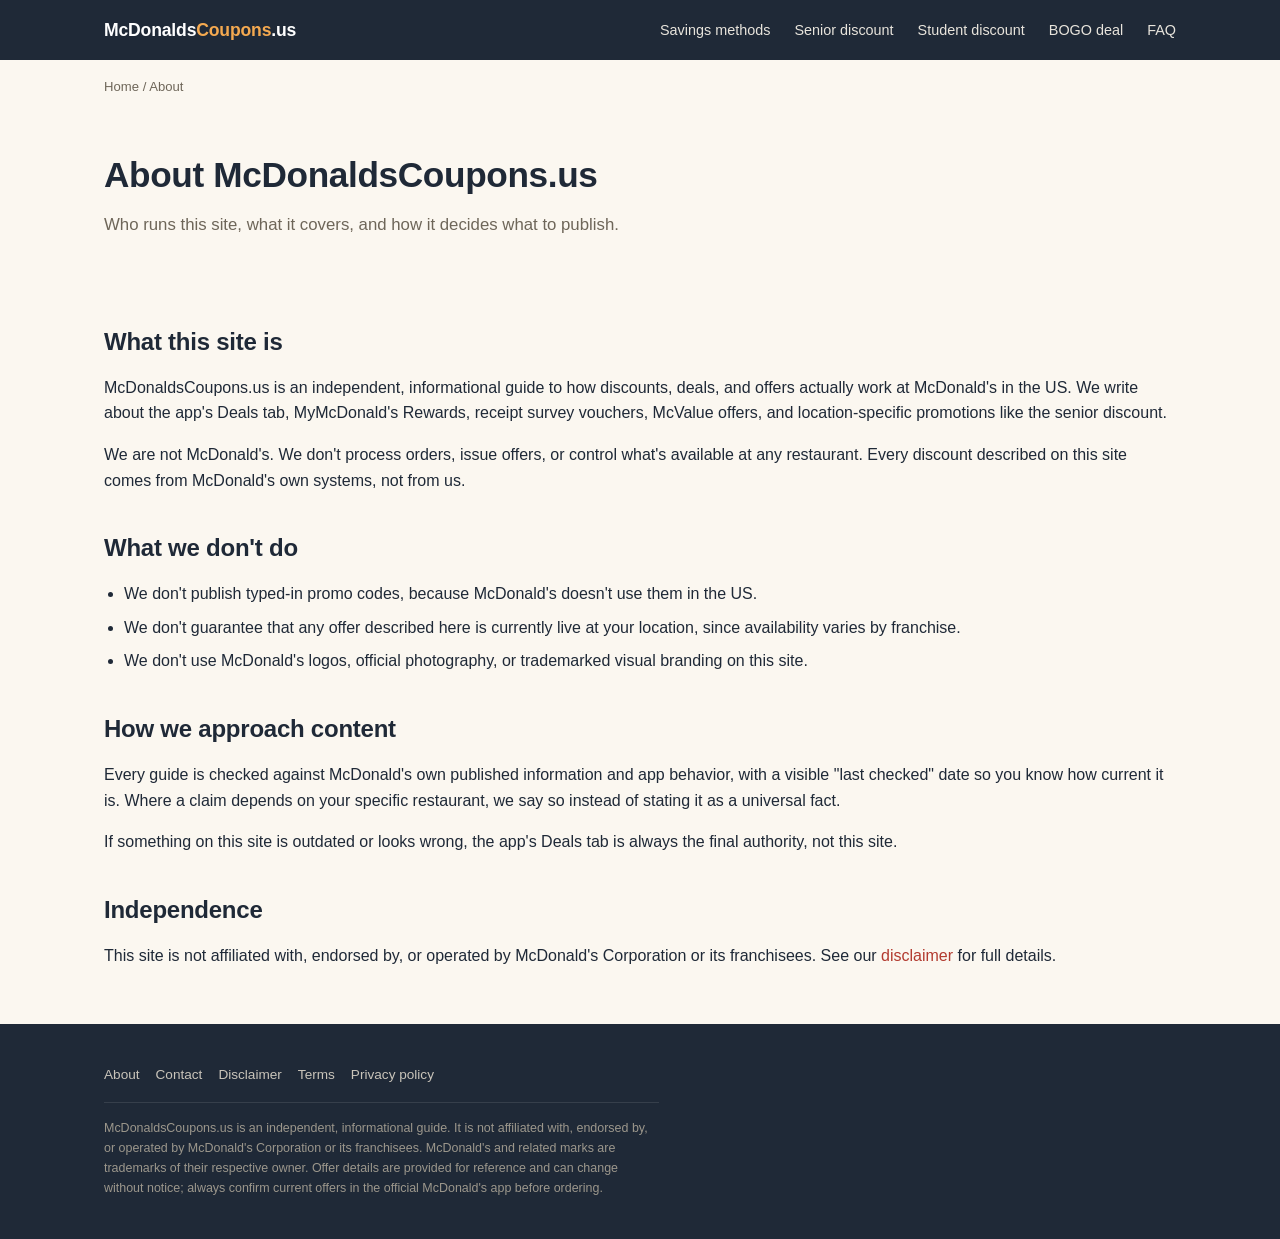
<file: about/index.html>
<!DOCTYPE html>
<html lang="en">
<head>
<meta charset="UTF-8">
<meta name="viewport" content="width=device-width, initial-scale=1.0">
<title>About McDonaldsCoupons.us</title>
<meta name="description" content="McDonaldsCoupons.us is an independent guide to McDonald's app deals, discounts, and offers. Not affiliated with McDonald's Corporation.">
<link rel="canonical" href="https://mcdonaldscoupons.us/about/">
<meta property="og:type" content="website">
<meta property="og:title" content="About McDonaldsCoupons.us">
<meta property="og:description" content="McDonaldsCoupons.us is an independent guide to McDonald's app deals, discounts, and offers. Not affiliated with McDonald's Corporation.">
<meta property="og:url" content="https://mcdonaldscoupons.us/about/">
<meta property="og:site_name" content="McDonaldsCoupons.us">
<meta property="og:image" content="https://mcdonaldscoupons.us/images/mcdonaldscoupons-og.webp">
<meta property="og:image:width" content="1200">
<meta property="og:image:height" content="630">
<meta name="twitter:card" content="summary_large_image">
<meta name="twitter:title" content="About McDonaldsCoupons.us">
<meta name="twitter:description" content="McDonaldsCoupons.us is an independent guide to McDonald's app deals, discounts, and offers. Not affiliated with McDonald's Corporation.">
<meta name="twitter:image" content="https://mcdonaldscoupons.us/images/mcdonaldscoupons-og.webp">
<link rel="stylesheet" href="../css/style.css">
<script type="application/ld+json">
{
  "@context": "https://schema.org",
  "@type": "WebPage",
  "name": "About McDonaldsCoupons.us",
  "url": "https://mcdonaldscoupons.us/about/"
}
</script>
<script type="application/ld+json">
{
  "@context": "https://schema.org",
  "@type": "BreadcrumbList",
  "itemListElement": [
    { "@type": "ListItem", "position": 1, "name": "Home", "item": "https://mcdonaldscoupons.us/" },
    { "@type": "ListItem", "position": 2, "name": "About", "item": "https://mcdonaldscoupons.us/about/" }
  ]
}
</script>
</head>
<body>

<header class="site-header">
  <div class="container">
    <a href="/" class="logo">McDonalds<span>Coupons</span>.us</a>
    <nav class="main-nav" aria-label="Primary">
      <ul>
        <li><a href="/#mechanisms">Savings methods</a></li>
        <li><a href="/senior-discount/">Senior discount</a></li>
        <li><a href="/student-discount/">Student discount</a></li>
        <li><a href="/bogo-deal/">BOGO deal</a></li>
        <li><a href="/#faq">FAQ</a></li>
      </ul>
    </nav>
    <button class="nav-toggle" aria-label="Toggle menu" aria-expanded="false">&#9776;</button>
  </div>
</header>

<div class="container">
  <p class="breadcrumb"><a href="/">Home</a> / About</p>
</div>

<div class="page-header">
  <div class="container">
    <h1>About McDonaldsCoupons.us</h1>
    <p class="page-intro">Who runs this site, what it covers, and how it decides what to publish.</p>
  </div>
</div>

<section class="content-section">
  <div class="container">
    <h2>What this site is</h2>
    <p>McDonaldsCoupons.us is an independent, informational guide to how discounts, deals, and offers actually work at McDonald's in the US. We write about the app's Deals tab, MyMcDonald's Rewards, receipt survey vouchers, McValue offers, and location-specific promotions like the senior discount.</p>
    <p>We are not McDonald's. We don't process orders, issue offers, or control what's available at any restaurant. Every discount described on this site comes from McDonald's own systems, not from us.</p>

    <h2>What we don't do</h2>
    <ul class="plain-list">
      <li>We don't publish typed-in promo codes, because McDonald's doesn't use them in the US.</li>
      <li>We don't guarantee that any offer described here is currently live at your location, since availability varies by franchise.</li>
      <li>We don't use McDonald's logos, official photography, or trademarked visual branding on this site.</li>
    </ul>

    <h2>How we approach content</h2>
    <p>Every guide is checked against McDonald's own published information and app behavior, with a visible "last checked" date so you know how current it is. Where a claim depends on your specific restaurant, we say so instead of stating it as a universal fact.</p>
    <p>If something on this site is outdated or looks wrong, the app's Deals tab is always the final authority, not this site.</p>

    <h2>Independence</h2>
    <p>This site is not affiliated with, endorsed by, or operated by McDonald's Corporation or its franchisees. See our <a href="/disclaimer/">disclaimer</a> for full details.</p>
  </div>
</section>

<footer class="site-footer">
  <div class="container">
    <nav class="footer-links" aria-label="Footer">
      <a href="/about/">About</a>
      <a href="/contact/">Contact</a>
      <a href="/disclaimer/">Disclaimer</a>
      <a href="/terms/">Terms</a>
      <a href="/privacy-policy/">Privacy policy</a>
    </nav>
    <p class="footer-disclaimer">
      McDonaldsCoupons.us is an independent, informational guide. It is not affiliated with, endorsed by, or operated by McDonald's Corporation or its franchisees. McDonald's and related marks are trademarks of their respective owner. Offer details are provided for reference and can change without notice; always confirm current offers in the official McDonald's app before ordering.
    </p>
  </div>
</footer>

<script src="../js/script.js"></script>
</body>
</html>
</file>
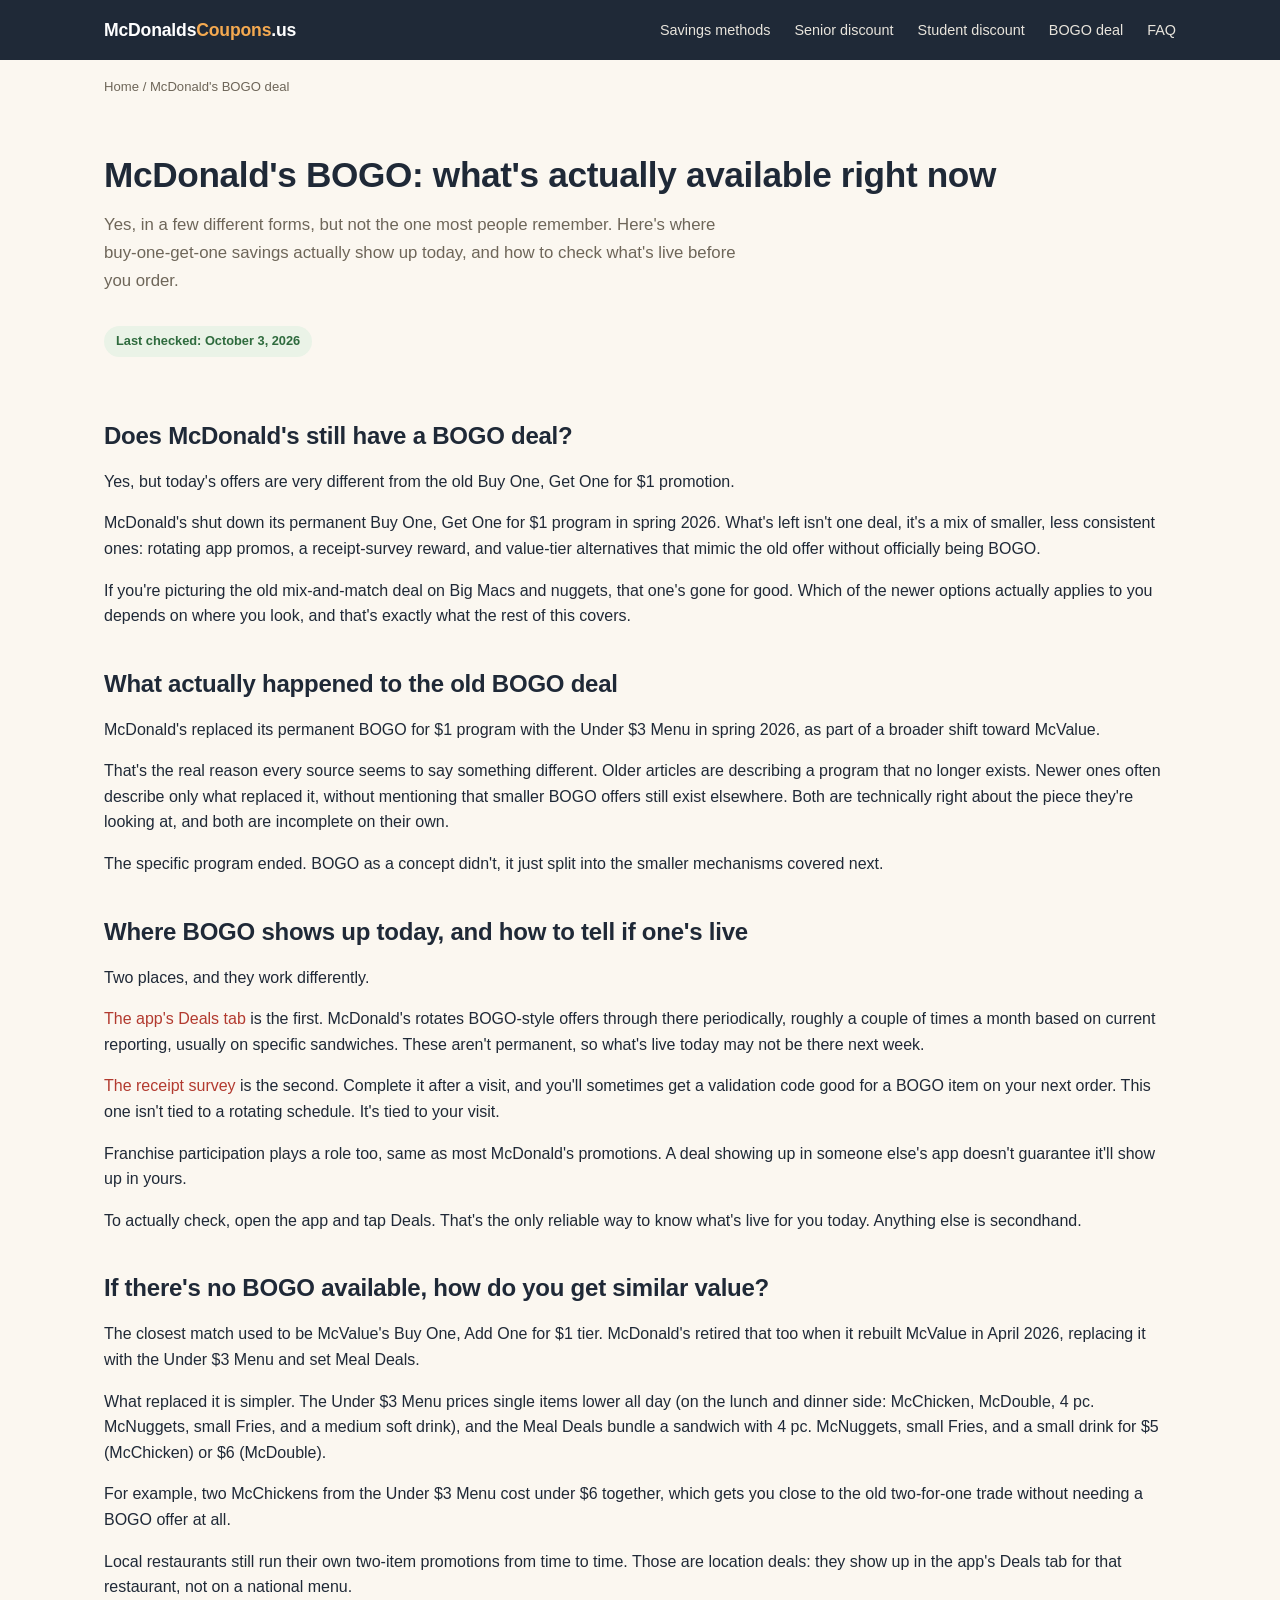
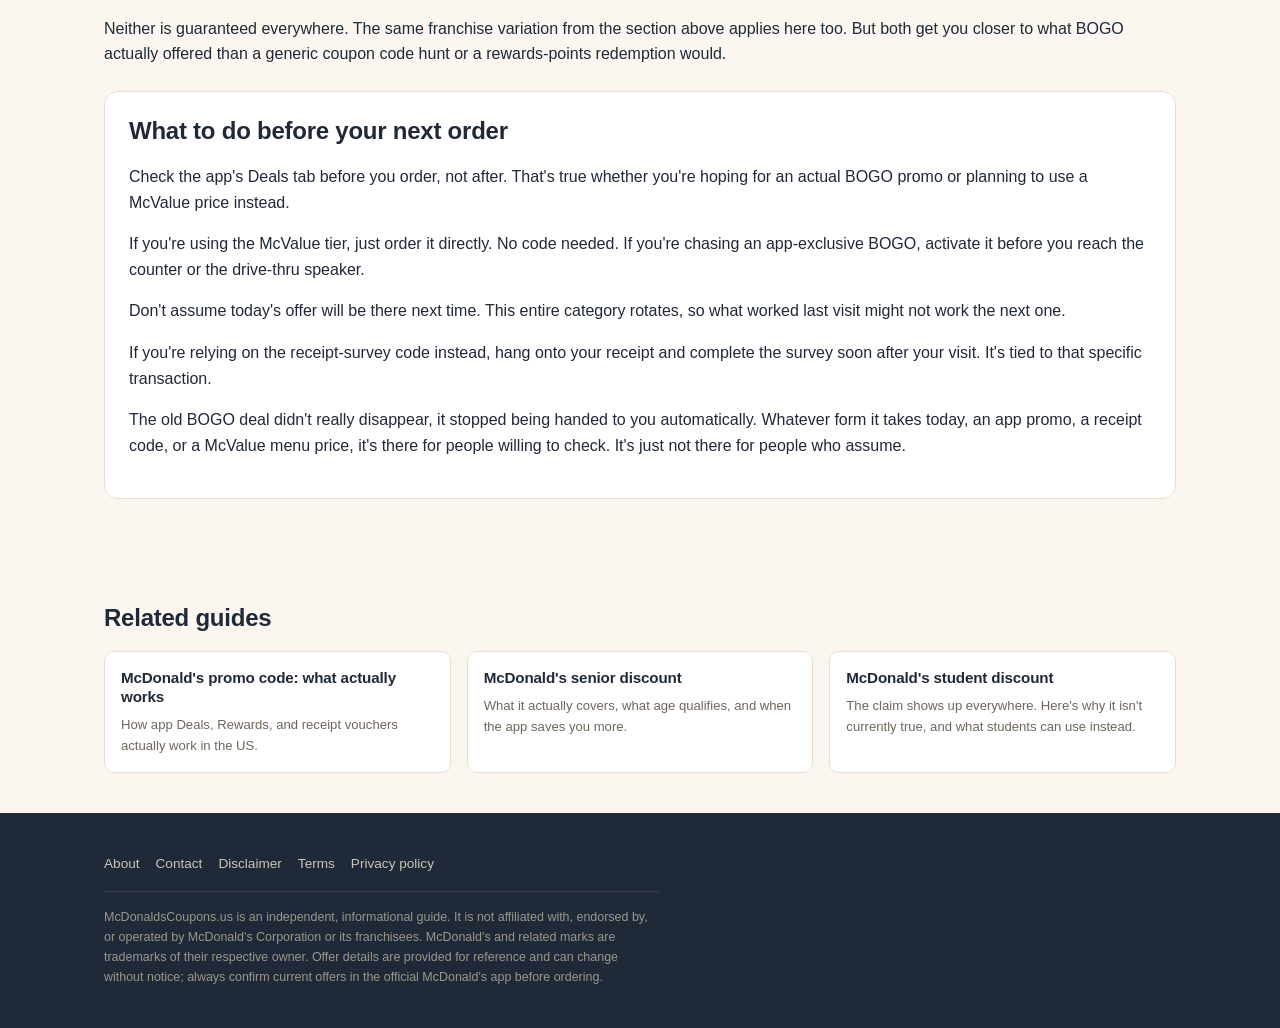
<file: bogo-deal/index.html>
<!DOCTYPE html>
<html lang="en">
<head>
<meta charset="UTF-8">
<meta name="viewport" content="width=device-width, initial-scale=1.0">
<title>McDonald's BOGO: What's Actually Available Right Now</title>
<meta name="description" content="McDonald's ended its permanent BOGO for $1 deal in spring 2026. Here's where BOGO-style savings still show up and how to check what's live.">
<link rel="canonical" href="https://mcdonaldscoupons.us/bogo-deal/">
<meta property="og:type" content="article">
<meta property="og:title" content="McDonald's BOGO: What's Actually Available Right Now">
<meta property="og:description" content="McDonald's ended its permanent BOGO for $1 deal in spring 2026. Here's where BOGO-style savings still show up and how to check what's live.">
<meta property="og:url" content="https://mcdonaldscoupons.us/bogo-deal/">
<meta property="og:site_name" content="McDonaldsCoupons.us">
<meta property="og:image" content="https://mcdonaldscoupons.us/images/mcdonaldscoupons-og.webp">
<meta property="og:image:width" content="1200">
<meta property="og:image:height" content="630">
<meta name="twitter:card" content="summary_large_image">
<meta name="twitter:title" content="McDonald's BOGO: What's Actually Available Right Now">
<meta name="twitter:description" content="McDonald's ended its permanent BOGO for $1 deal in spring 2026. Here's where BOGO-style savings still show up and how to check what's live.">
<meta name="twitter:image" content="https://mcdonaldscoupons.us/images/mcdonaldscoupons-og.webp">
<link rel="stylesheet" href="../css/style.css">
<script type="application/ld+json">
{
  "@context": "https://schema.org",
  "@type": "Article",
  "headline": "McDonald's BOGO: What's Actually Available Right Now",
  "description": "McDonald's ended its permanent BOGO for $1 deal in spring 2026. Here's where BOGO-style savings still show up and how to check what's live.",
  "dateModified": "2026-10-03",
  "mainEntityOfPage": "https://mcdonaldscoupons.us/bogo-deal/",
  "author": { "@type": "Organization", "name": "McDonaldsCoupons.us" },
  "publisher": {
    "@type": "Organization",
    "name": "McDonaldsCoupons.us",
    "logo": { "@type": "ImageObject", "url": "https://mcdonaldscoupons.us/images/icon-512.png" }
  }
}
</script>
<script type="application/ld+json">
{
  "@context": "https://schema.org",
  "@type": "BreadcrumbList",
  "itemListElement": [
    { "@type": "ListItem", "position": 1, "name": "Home", "item": "https://mcdonaldscoupons.us/" },
    { "@type": "ListItem", "position": 2, "name": "McDonald's BOGO Deal", "item": "https://mcdonaldscoupons.us/bogo-deal/" }
  ]
}
</script>
</head>
<body>

<header class="site-header">
  <div class="container">
    <a href="/" class="logo">McDonalds<span>Coupons</span>.us</a>
    <nav class="main-nav" aria-label="Primary">
      <ul>
        <li><a href="/#mechanisms">Savings methods</a></li>
        <li><a href="/senior-discount/">Senior discount</a></li>
        <li><a href="/student-discount/">Student discount</a></li>
        <li><a href="/bogo-deal/">BOGO deal</a></li>
        <li><a href="/#faq">FAQ</a></li>
      </ul>
    </nav>
    <button class="nav-toggle" aria-label="Toggle menu" aria-expanded="false">&#9776;</button>
  </div>
</header>

<div class="container">
  <p class="breadcrumb"><a href="/">Home</a> / McDonald's BOGO deal</p>
</div>

<div class="page-header">
  <div class="container">
    <h1>McDonald's BOGO: what's actually available right now</h1>
    <p class="page-intro">Yes, in a few different forms, but not the one most people remember. Here's where buy-one-get-one savings actually show up today, and how to check what's live before you order.</p>
    <span class="last-checked-badge">Last checked: October 3, 2026</span>
  </div>
</div>

<section class="content-section">
  <div class="container">
    <h2>Does McDonald's still have a BOGO deal?</h2>
    <p>Yes, but today's offers are very different from the old Buy One, Get One for $1 promotion.</p>
    <p>McDonald's shut down its permanent Buy One, Get One for $1 program in spring 2026. What's left isn't one deal, it's a mix of smaller, less consistent ones: rotating app promos, a receipt-survey reward, and value-tier alternatives that mimic the old offer without officially being BOGO.</p>
    <p>If you're picturing the old mix-and-match deal on Big Macs and nuggets, that one's gone for good. Which of the newer options actually applies to you depends on where you look, and that's exactly what the rest of this covers.</p>

    <h2>What actually happened to the old BOGO deal</h2>
    <p>McDonald's replaced its permanent BOGO for $1 program with the Under $3 Menu in spring 2026, as part of a broader shift toward McValue.</p>
    <p>That's the real reason every source seems to say something different. Older articles are describing a program that no longer exists. Newer ones often describe only what replaced it, without mentioning that smaller BOGO offers still exist elsewhere. Both are technically right about the piece they're looking at, and both are incomplete on their own.</p>
    <p>The specific program ended. BOGO as a concept didn't, it just split into the smaller mechanisms covered next.</p>

    <h2>Where BOGO shows up today, and how to tell if one's live</h2>
    <p>Two places, and they work differently.</p>
    <p><a href="/#activate">The app's Deals tab</a> is the first. McDonald's rotates BOGO-style offers through there periodically, roughly a couple of times a month based on current reporting, usually on specific sandwiches. These aren't permanent, so what's live today may not be there next week.</p>
    <p><a href="/#mechanisms">The receipt survey</a> is the second. Complete it after a visit, and you'll sometimes get a validation code good for a BOGO item on your next order. This one isn't tied to a rotating schedule. It's tied to your visit.</p>
    <p>Franchise participation plays a role too, same as most McDonald's promotions. A deal showing up in someone else's app doesn't guarantee it'll show up in yours.</p>
    <p>To actually check, open the app and tap Deals. That's the only reliable way to know what's live for you today. Anything else is secondhand.</p>

    <h2>If there's no BOGO available, how do you get similar value?</h2>
    <p>The closest match used to be McValue's Buy One, Add One for $1 tier. McDonald's retired that too when it rebuilt McValue in April 2026, replacing it with the Under $3 Menu and set Meal Deals.</p>
    <p>What replaced it is simpler. The Under $3 Menu prices single items lower all day (on the lunch and dinner side: McChicken, McDouble, 4 pc. McNuggets, small Fries, and a medium soft drink), and the Meal Deals bundle a sandwich with 4 pc. McNuggets, small Fries, and a small drink for $5 (McChicken) or $6 (McDouble).</p>
    <p>For example, two McChickens from the Under $3 Menu cost under $6 together, which gets you close to the old two-for-one trade without needing a BOGO offer at all.</p>
    <p>Local restaurants still run their own two-item promotions from time to time. Those are location deals: they show up in the app's Deals tab for that restaurant, not on a national menu.</p>
    <p>Neither is guaranteed everywhere. The same franchise variation from the section above applies here too. But both get you closer to what BOGO actually offered than a generic coupon code hunt or a rewards-points redemption would.</p>

    <div class="methodology-box">
      <h2>What to do before your next order</h2>
      <p>Check the app's Deals tab before you order, not after. That's true whether you're hoping for an actual BOGO promo or planning to use a McValue price instead.</p>
      <p>If you're using the McValue tier, just order it directly. No code needed. If you're chasing an app-exclusive BOGO, activate it before you reach the counter or the drive-thru speaker.</p>
      <p>Don't assume today's offer will be there next time. This entire category rotates, so what worked last visit might not work the next one.</p>
      <p>If you're relying on the receipt-survey code instead, hang onto your receipt and complete the survey soon after your visit. It's tied to that specific transaction.</p>
      <p>The old BOGO deal didn't really disappear, it stopped being handed to you automatically. Whatever form it takes today, an app promo, a receipt code, or a McValue menu price, it's there for people willing to check. It's just not there for people who assume.</p>
    </div>
  </div>
</section>

<section class="related-guides">
  <div class="container">
    <h2>Related guides</h2>
    <div class="related-grid">
      <a class="related-card" href="/">
        <h3>McDonald's promo code: what actually works</h3>
        <p>How app Deals, Rewards, and receipt vouchers actually work in the US.</p>
      </a>
      <a class="related-card" href="/senior-discount/">
        <h3>McDonald's senior discount</h3>
        <p>What it actually covers, what age qualifies, and when the app saves you more.</p>
      </a>
      <a class="related-card" href="/student-discount/">
        <h3>McDonald's student discount</h3>
        <p>The claim shows up everywhere. Here's why it isn't currently true, and what students can use instead.</p>
      </a>
    </div>
  </div>
</section>

<footer class="site-footer">
  <div class="container">
    <nav class="footer-links" aria-label="Footer">
      <a href="/about/">About</a>
      <a href="/contact/">Contact</a>
      <a href="/disclaimer/">Disclaimer</a>
      <a href="/terms/">Terms</a>
      <a href="/privacy-policy/">Privacy policy</a>
    </nav>
    <p class="footer-disclaimer">
      McDonaldsCoupons.us is an independent, informational guide. It is not affiliated with, endorsed by, or operated by McDonald's Corporation or its franchisees. McDonald's and related marks are trademarks of their respective owner. Offer details are provided for reference and can change without notice; always confirm current offers in the official McDonald's app before ordering.
    </p>
  </div>
</footer>

<script src="../js/script.js"></script>
</body>
</html>
</file>
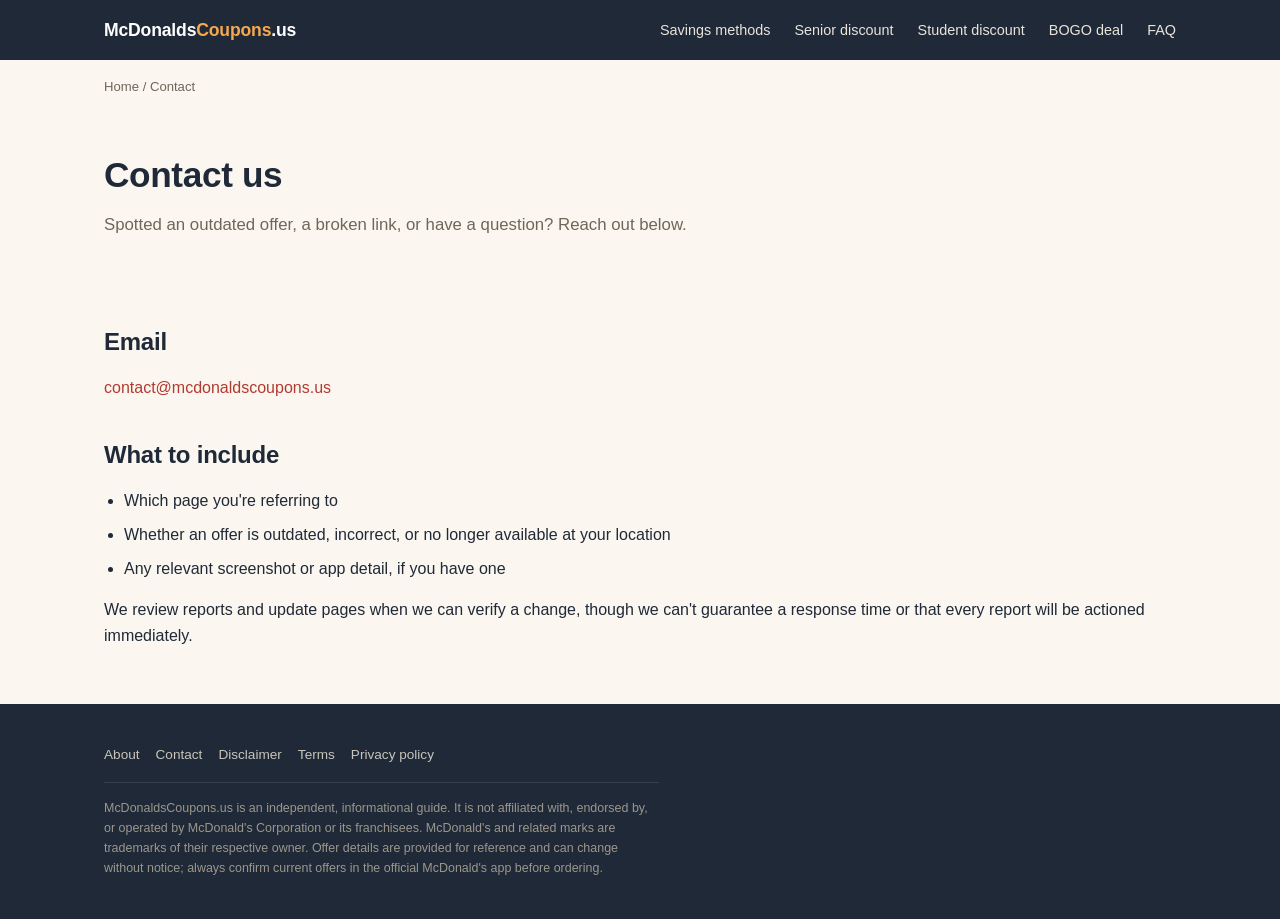
<file: contact/index.html>
<!DOCTYPE html>
<html lang="en">
<head>
<meta charset="UTF-8">
<meta name="viewport" content="width=device-width, initial-scale=1.0">
<title>Contact McDonaldsCoupons.us</title>
<meta name="description" content="Contact McDonaldsCoupons.us to report an outdated McDonald's offer, ask about a savings guide, flag a broken link, or share feedback on the site.">
<link rel="canonical" href="https://mcdonaldscoupons.us/contact/">
<meta property="og:type" content="website">
<meta property="og:title" content="Contact McDonaldsCoupons.us">
<meta property="og:description" content="Contact McDonaldsCoupons.us to report an outdated McDonald's offer, ask about a savings guide, flag a broken link, or share feedback on the site.">
<meta property="og:url" content="https://mcdonaldscoupons.us/contact/">
<meta property="og:site_name" content="McDonaldsCoupons.us">
<meta property="og:image" content="https://mcdonaldscoupons.us/images/mcdonaldscoupons-og.webp">
<meta property="og:image:width" content="1200">
<meta property="og:image:height" content="630">
<meta name="twitter:card" content="summary_large_image">
<meta name="twitter:title" content="Contact McDonaldsCoupons.us">
<meta name="twitter:description" content="Contact McDonaldsCoupons.us to report an outdated McDonald's offer, ask about a savings guide, flag a broken link, or share feedback on the site.">
<meta name="twitter:image" content="https://mcdonaldscoupons.us/images/mcdonaldscoupons-og.webp">
<link rel="stylesheet" href="../css/style.css">
<script type="application/ld+json">
{
  "@context": "https://schema.org",
  "@type": "WebPage",
  "name": "Contact McDonaldsCoupons.us",
  "url": "https://mcdonaldscoupons.us/contact/"
}
</script>
<script type="application/ld+json">
{
  "@context": "https://schema.org",
  "@type": "BreadcrumbList",
  "itemListElement": [
    { "@type": "ListItem", "position": 1, "name": "Home", "item": "https://mcdonaldscoupons.us/" },
    { "@type": "ListItem", "position": 2, "name": "Contact", "item": "https://mcdonaldscoupons.us/contact/" }
  ]
}
</script>
</head>
<body>

<header class="site-header">
  <div class="container">
    <a href="/" class="logo">McDonalds<span>Coupons</span>.us</a>
    <nav class="main-nav" aria-label="Primary">
      <ul>
        <li><a href="/#mechanisms">Savings methods</a></li>
        <li><a href="/senior-discount/">Senior discount</a></li>
        <li><a href="/student-discount/">Student discount</a></li>
        <li><a href="/bogo-deal/">BOGO deal</a></li>
        <li><a href="/#faq">FAQ</a></li>
      </ul>
    </nav>
    <button class="nav-toggle" aria-label="Toggle menu" aria-expanded="false">&#9776;</button>
  </div>
</header>

<div class="container">
  <p class="breadcrumb"><a href="/">Home</a> / Contact</p>
</div>

<div class="page-header">
  <div class="container">
    <h1>Contact us</h1>
    <p class="page-intro">Spotted an outdated offer, a broken link, or have a question? Reach out below.</p>
  </div>
</div>

<section class="content-section">
  <div class="container">
    <h2>Email</h2>
    <p><a href="mailto:contact@mcdonaldscoupons.us">contact@mcdonaldscoupons.us</a></p>

    <h2>What to include</h2>
    <ul class="plain-list">
      <li>Which page you're referring to</li>
      <li>Whether an offer is outdated, incorrect, or no longer available at your location</li>
      <li>Any relevant screenshot or app detail, if you have one</li>
    </ul>
    <p>We review reports and update pages when we can verify a change, though we can't guarantee a response time or that every report will be actioned immediately.</p>
  </div>
</section>

<footer class="site-footer">
  <div class="container">
    <nav class="footer-links" aria-label="Footer">
      <a href="/about/">About</a>
      <a href="/contact/">Contact</a>
      <a href="/disclaimer/">Disclaimer</a>
      <a href="/terms/">Terms</a>
      <a href="/privacy-policy/">Privacy policy</a>
    </nav>
    <p class="footer-disclaimer">
      McDonaldsCoupons.us is an independent, informational guide. It is not affiliated with, endorsed by, or operated by McDonald's Corporation or its franchisees. McDonald's and related marks are trademarks of their respective owner. Offer details are provided for reference and can change without notice; always confirm current offers in the official McDonald's app before ordering.
    </p>
  </div>
</footer>

<script src="../js/script.js"></script>
</body>
</html>
</file>
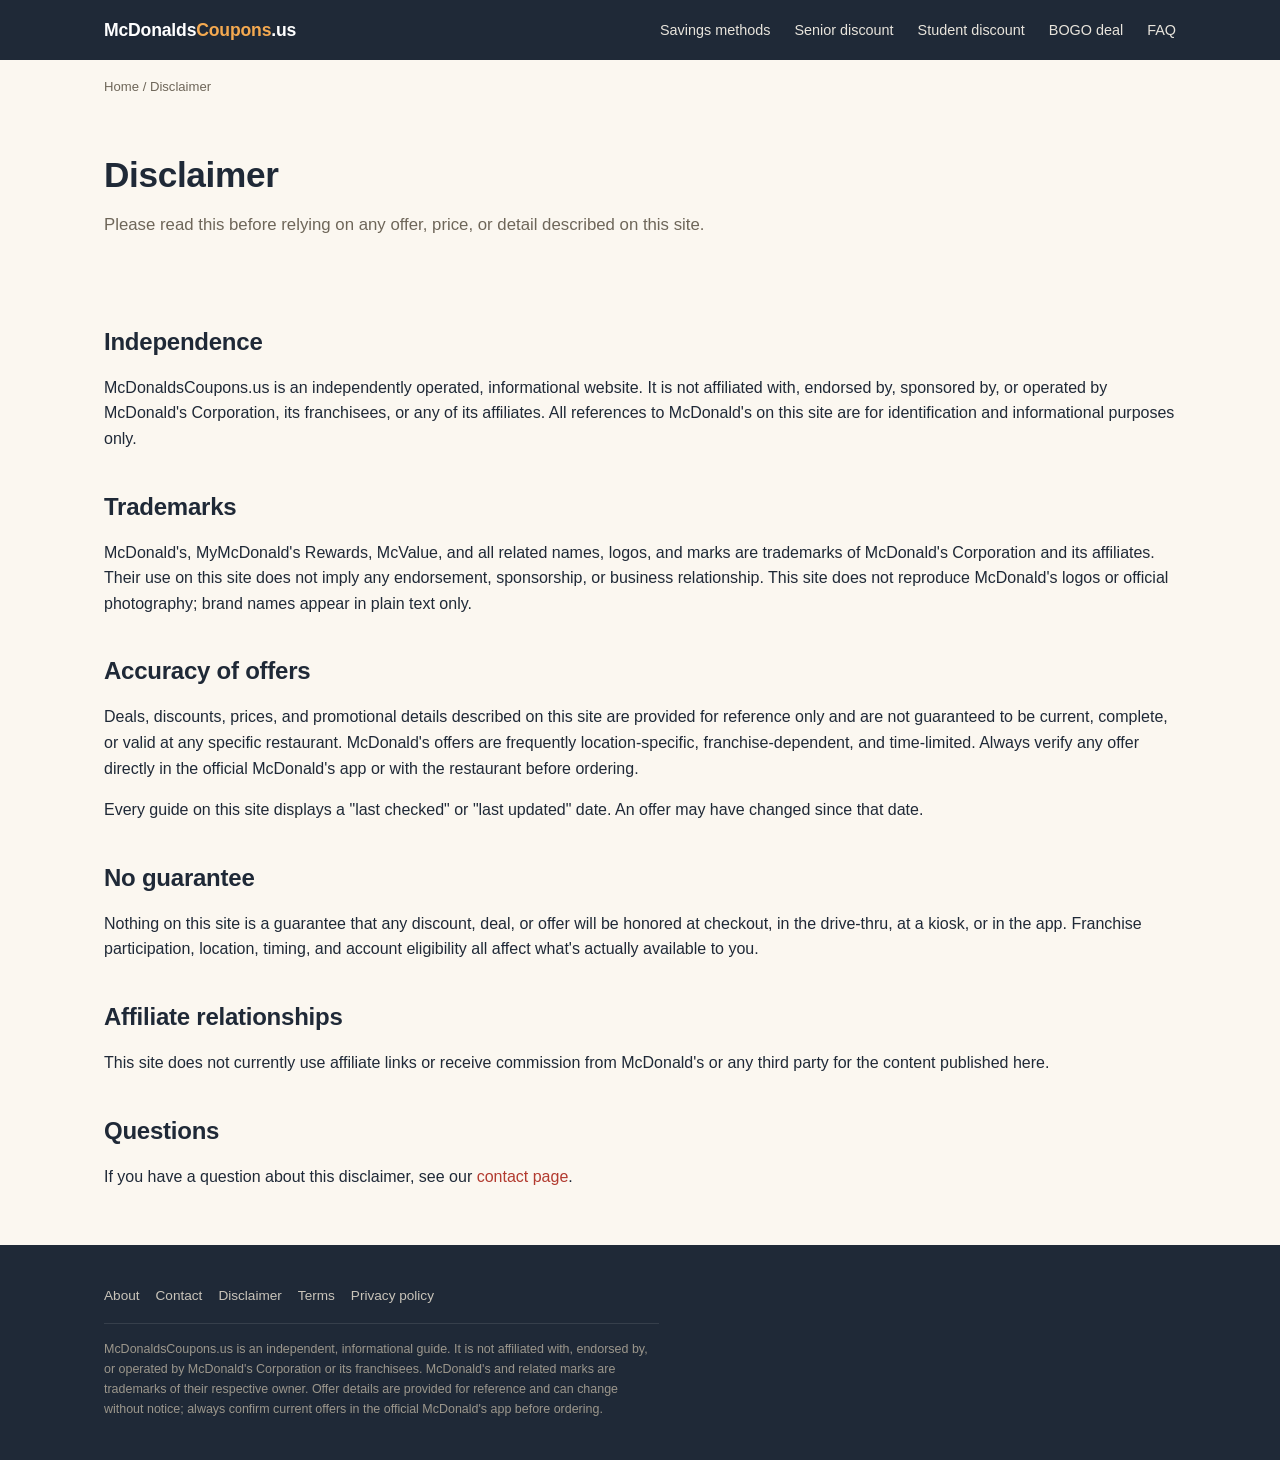
<file: disclaimer/index.html>
<!DOCTYPE html>
<html lang="en">
<head>
<meta charset="UTF-8">
<meta name="viewport" content="width=device-width, initial-scale=1.0">
<title>Disclaimer — McDonaldsCoupons.us</title>
<meta name="description" content="McDonaldsCoupons.us is an independent site, not affiliated with or endorsed by McDonald's Corporation. Read our trademark and offer-accuracy disclaimer.">
<link rel="canonical" href="https://mcdonaldscoupons.us/disclaimer/">
<meta property="og:type" content="website">
<meta property="og:title" content="Disclaimer — McDonaldsCoupons.us">
<meta property="og:description" content="McDonaldsCoupons.us is an independent site, not affiliated with or endorsed by McDonald's Corporation. Read our trademark and offer-accuracy disclaimer.">
<meta property="og:url" content="https://mcdonaldscoupons.us/disclaimer/">
<meta property="og:site_name" content="McDonaldsCoupons.us">
<meta property="og:image" content="https://mcdonaldscoupons.us/images/mcdonaldscoupons-og.webp">
<meta property="og:image:width" content="1200">
<meta property="og:image:height" content="630">
<meta name="twitter:card" content="summary_large_image">
<meta name="twitter:title" content="Disclaimer — McDonaldsCoupons.us">
<meta name="twitter:description" content="McDonaldsCoupons.us is an independent site, not affiliated with or endorsed by McDonald's Corporation. Read our trademark and offer-accuracy disclaimer.">
<meta name="twitter:image" content="https://mcdonaldscoupons.us/images/mcdonaldscoupons-og.webp">
<link rel="stylesheet" href="../css/style.css">
<script type="application/ld+json">
{
  "@context": "https://schema.org",
  "@type": "WebPage",
  "name": "Disclaimer",
  "url": "https://mcdonaldscoupons.us/disclaimer/"
}
</script>
<script type="application/ld+json">
{
  "@context": "https://schema.org",
  "@type": "BreadcrumbList",
  "itemListElement": [
    { "@type": "ListItem", "position": 1, "name": "Home", "item": "https://mcdonaldscoupons.us/" },
    { "@type": "ListItem", "position": 2, "name": "Disclaimer", "item": "https://mcdonaldscoupons.us/disclaimer/" }
  ]
}
</script>
</head>
<body>

<header class="site-header">
  <div class="container">
    <a href="/" class="logo">McDonalds<span>Coupons</span>.us</a>
    <nav class="main-nav" aria-label="Primary">
      <ul>
        <li><a href="/#mechanisms">Savings methods</a></li>
        <li><a href="/senior-discount/">Senior discount</a></li>
        <li><a href="/student-discount/">Student discount</a></li>
        <li><a href="/bogo-deal/">BOGO deal</a></li>
        <li><a href="/#faq">FAQ</a></li>
      </ul>
    </nav>
    <button class="nav-toggle" aria-label="Toggle menu" aria-expanded="false">&#9776;</button>
  </div>
</header>

<div class="container">
  <p class="breadcrumb"><a href="/">Home</a> / Disclaimer</p>
</div>

<div class="page-header">
  <div class="container">
    <h1>Disclaimer</h1>
    <p class="page-intro">Please read this before relying on any offer, price, or detail described on this site.</p>
  </div>
</div>

<section class="content-section">
  <div class="container">
    <h2>Independence</h2>
    <p>McDonaldsCoupons.us is an independently operated, informational website. It is not affiliated with, endorsed by, sponsored by, or operated by McDonald's Corporation, its franchisees, or any of its affiliates. All references to McDonald's on this site are for identification and informational purposes only.</p>

    <h2>Trademarks</h2>
    <p>McDonald's, MyMcDonald's Rewards, McValue, and all related names, logos, and marks are trademarks of McDonald's Corporation and its affiliates. Their use on this site does not imply any endorsement, sponsorship, or business relationship. This site does not reproduce McDonald's logos or official photography; brand names appear in plain text only.</p>

    <h2>Accuracy of offers</h2>
    <p>Deals, discounts, prices, and promotional details described on this site are provided for reference only and are not guaranteed to be current, complete, or valid at any specific restaurant. McDonald's offers are frequently location-specific, franchise-dependent, and time-limited. Always verify any offer directly in the official McDonald's app or with the restaurant before ordering.</p>
    <p>Every guide on this site displays a "last checked" or "last updated" date. An offer may have changed since that date.</p>

    <h2>No guarantee</h2>
    <p>Nothing on this site is a guarantee that any discount, deal, or offer will be honored at checkout, in the drive-thru, at a kiosk, or in the app. Franchise participation, location, timing, and account eligibility all affect what's actually available to you.</p>

    <h2>Affiliate relationships</h2>
    <p>This site does not currently use affiliate links or receive commission from McDonald's or any third party for the content published here.</p>

    <h2>Questions</h2>
    <p>If you have a question about this disclaimer, see our <a href="/contact/">contact page</a>.</p>
  </div>
</section>

<footer class="site-footer">
  <div class="container">
    <nav class="footer-links" aria-label="Footer">
      <a href="/about/">About</a>
      <a href="/contact/">Contact</a>
      <a href="/disclaimer/">Disclaimer</a>
      <a href="/terms/">Terms</a>
      <a href="/privacy-policy/">Privacy policy</a>
    </nav>
    <p class="footer-disclaimer">
      McDonaldsCoupons.us is an independent, informational guide. It is not affiliated with, endorsed by, or operated by McDonald's Corporation or its franchisees. McDonald's and related marks are trademarks of their respective owner. Offer details are provided for reference and can change without notice; always confirm current offers in the official McDonald's app before ordering.
    </p>
  </div>
</footer>

<script src="../js/script.js"></script>
</body>
</html>
</file>
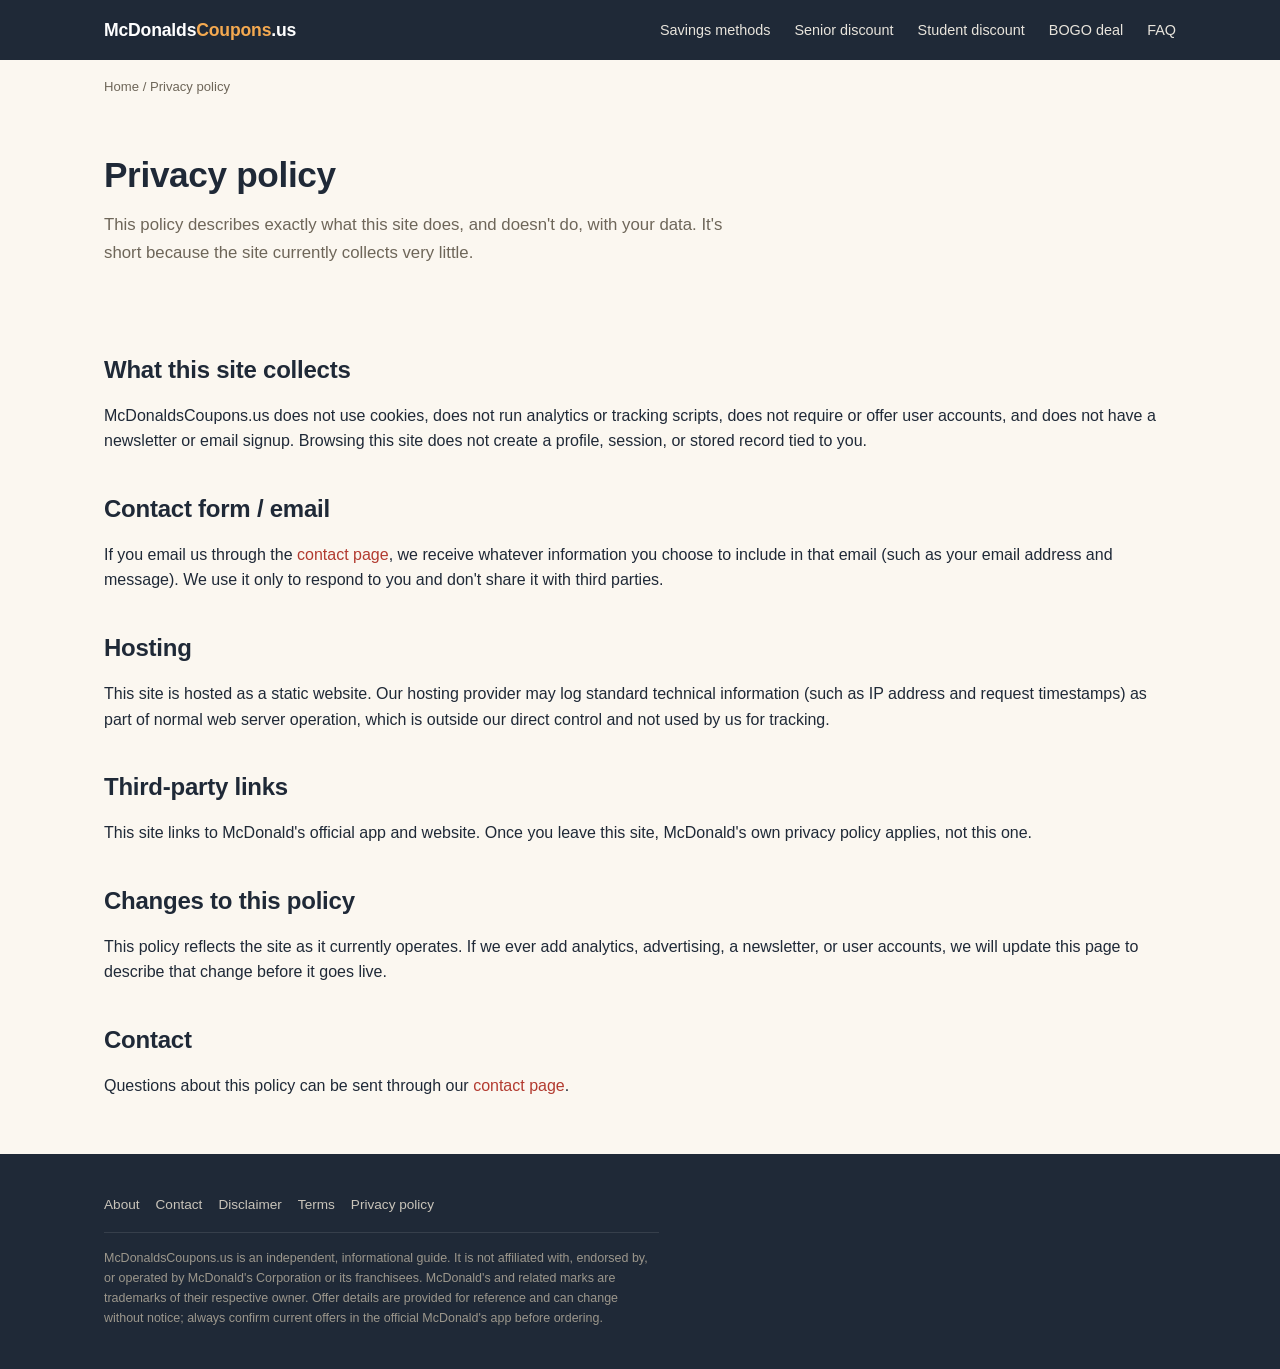
<file: privacy-policy/index.html>
<!DOCTYPE html>
<html lang="en">
<head>
<meta charset="UTF-8">
<meta name="viewport" content="width=device-width, initial-scale=1.0">
<title>Privacy Policy — McDonaldsCoupons.us</title>
<meta name="description" content="Privacy policy for McDonaldsCoupons.us. This site does not use cookies, analytics, or accounts, and does not collect personal data.">
<link rel="canonical" href="https://mcdonaldscoupons.us/privacy-policy/">
<meta property="og:type" content="website">
<meta property="og:title" content="Privacy Policy — McDonaldsCoupons.us">
<meta property="og:description" content="Privacy policy for McDonaldsCoupons.us. This site does not use cookies, analytics, or accounts, and does not collect personal data.">
<meta property="og:url" content="https://mcdonaldscoupons.us/privacy-policy/">
<meta property="og:site_name" content="McDonaldsCoupons.us">
<meta property="og:image" content="https://mcdonaldscoupons.us/images/mcdonaldscoupons-og.webp">
<meta property="og:image:width" content="1200">
<meta property="og:image:height" content="630">
<meta name="twitter:card" content="summary_large_image">
<meta name="twitter:title" content="Privacy Policy — McDonaldsCoupons.us">
<meta name="twitter:description" content="Privacy policy for McDonaldsCoupons.us. This site does not use cookies, analytics, or accounts, and does not collect personal data.">
<meta name="twitter:image" content="https://mcdonaldscoupons.us/images/mcdonaldscoupons-og.webp">
<link rel="stylesheet" href="../css/style.css">
<script type="application/ld+json">
{
  "@context": "https://schema.org",
  "@type": "WebPage",
  "name": "Privacy Policy",
  "url": "https://mcdonaldscoupons.us/privacy-policy/"
}
</script>
<script type="application/ld+json">
{
  "@context": "https://schema.org",
  "@type": "BreadcrumbList",
  "itemListElement": [
    { "@type": "ListItem", "position": 1, "name": "Home", "item": "https://mcdonaldscoupons.us/" },
    { "@type": "ListItem", "position": 2, "name": "Privacy Policy", "item": "https://mcdonaldscoupons.us/privacy-policy/" }
  ]
}
</script>
</head>
<body>

<header class="site-header">
  <div class="container">
    <a href="/" class="logo">McDonalds<span>Coupons</span>.us</a>
    <nav class="main-nav" aria-label="Primary">
      <ul>
        <li><a href="/#mechanisms">Savings methods</a></li>
        <li><a href="/senior-discount/">Senior discount</a></li>
        <li><a href="/student-discount/">Student discount</a></li>
        <li><a href="/bogo-deal/">BOGO deal</a></li>
        <li><a href="/#faq">FAQ</a></li>
      </ul>
    </nav>
    <button class="nav-toggle" aria-label="Toggle menu" aria-expanded="false">&#9776;</button>
  </div>
</header>

<div class="container">
  <p class="breadcrumb"><a href="/">Home</a> / Privacy policy</p>
</div>

<div class="page-header">
  <div class="container">
    <h1>Privacy policy</h1>
    <p class="page-intro">This policy describes exactly what this site does, and doesn't do, with your data. It's short because the site currently collects very little.</p>
  </div>
</div>

<section class="content-section">
  <div class="container">
    <h2>What this site collects</h2>
    <p>McDonaldsCoupons.us does not use cookies, does not run analytics or tracking scripts, does not require or offer user accounts, and does not have a newsletter or email signup. Browsing this site does not create a profile, session, or stored record tied to you.</p>

    <h2>Contact form / email</h2>
    <p>If you email us through the <a href="/contact/">contact page</a>, we receive whatever information you choose to include in that email (such as your email address and message). We use it only to respond to you and don't share it with third parties.</p>

    <h2>Hosting</h2>
    <p>This site is hosted as a static website. Our hosting provider may log standard technical information (such as IP address and request timestamps) as part of normal web server operation, which is outside our direct control and not used by us for tracking.</p>

    <h2>Third-party links</h2>
    <p>This site links to McDonald's official app and website. Once you leave this site, McDonald's own privacy policy applies, not this one.</p>

    <h2>Changes to this policy</h2>
    <p>This policy reflects the site as it currently operates. If we ever add analytics, advertising, a newsletter, or user accounts, we will update this page to describe that change before it goes live.</p>

    <h2>Contact</h2>
    <p>Questions about this policy can be sent through our <a href="/contact/">contact page</a>.</p>
  </div>
</section>

<footer class="site-footer">
  <div class="container">
    <nav class="footer-links" aria-label="Footer">
      <a href="/about/">About</a>
      <a href="/contact/">Contact</a>
      <a href="/disclaimer/">Disclaimer</a>
      <a href="/terms/">Terms</a>
      <a href="/privacy-policy/">Privacy policy</a>
    </nav>
    <p class="footer-disclaimer">
      McDonaldsCoupons.us is an independent, informational guide. It is not affiliated with, endorsed by, or operated by McDonald's Corporation or its franchisees. McDonald's and related marks are trademarks of their respective owner. Offer details are provided for reference and can change without notice; always confirm current offers in the official McDonald's app before ordering.
    </p>
  </div>
</footer>

<script src="../js/script.js"></script>
</body>
</html>
</file>
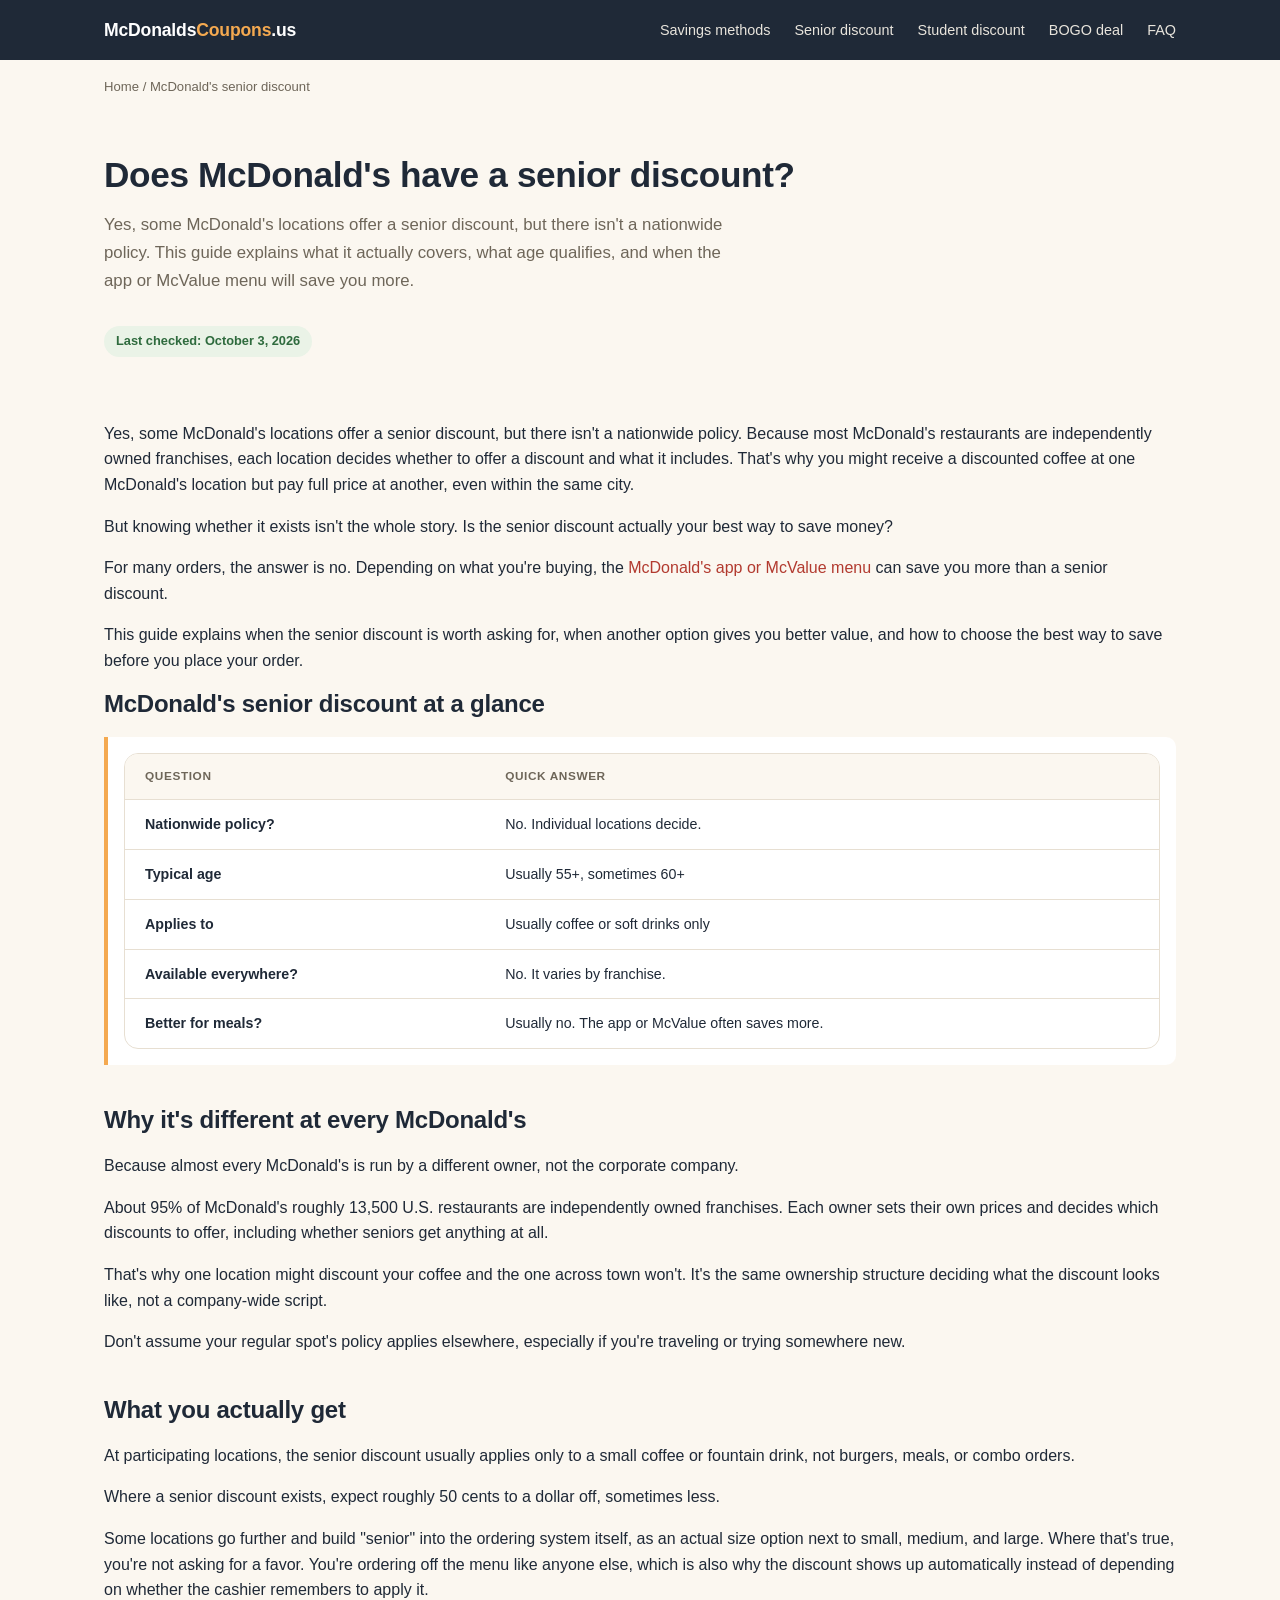
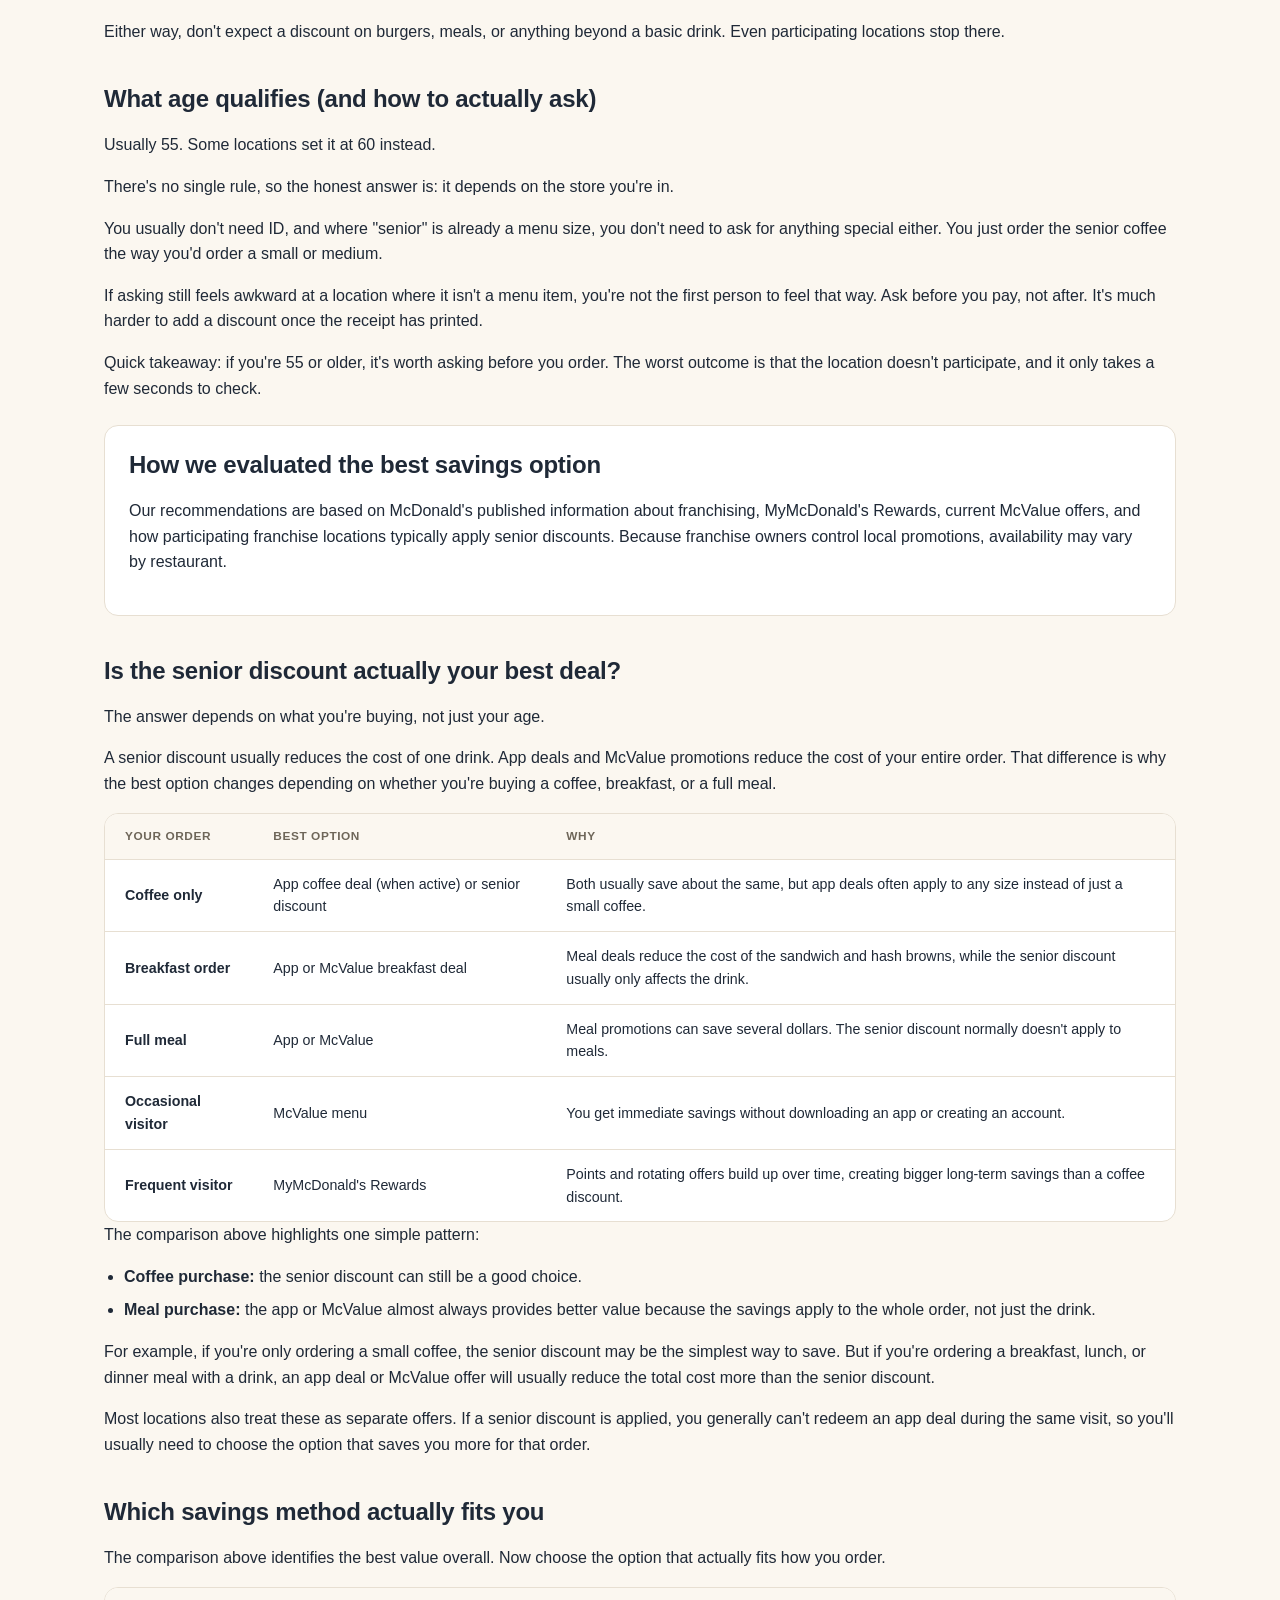
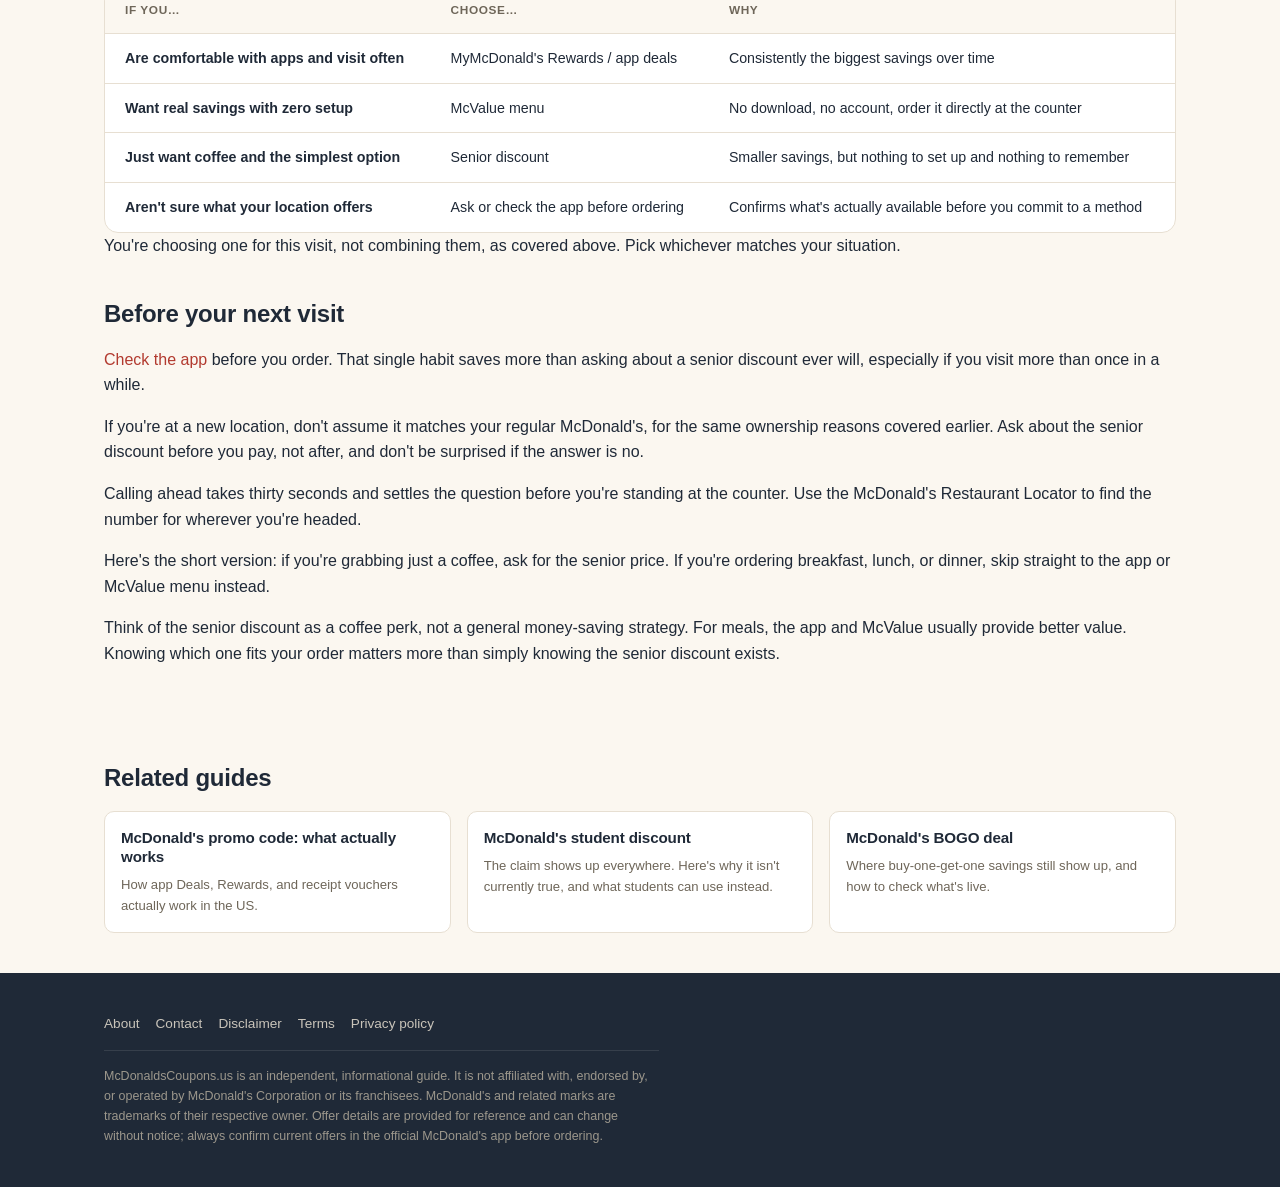
<file: senior-discount/index.html>
<!DOCTYPE html>
<html lang="en">
<head>
<meta charset="UTF-8">
<meta name="viewport" content="width=device-width, initial-scale=1.0">
<title>Does McDonald's Have a Senior Discount?</title>
<meta name="description" content="McDonald's senior discount isn't nationwide. Here's what it actually covers, what age qualifies, and when the app or McValue saves more.">
<link rel="canonical" href="https://mcdonaldscoupons.us/senior-discount/">
<meta property="og:type" content="article">
<meta property="og:title" content="Does McDonald's Have a Senior Discount?">
<meta property="og:description" content="McDonald's senior discount isn't nationwide. Here's what it actually covers, what age qualifies, and when the app or McValue saves more.">
<meta property="og:url" content="https://mcdonaldscoupons.us/senior-discount/">
<meta property="og:site_name" content="McDonaldsCoupons.us">
<meta property="og:image" content="https://mcdonaldscoupons.us/images/mcdonaldscoupons-og.webp">
<meta property="og:image:width" content="1200">
<meta property="og:image:height" content="630">
<meta name="twitter:card" content="summary_large_image">
<meta name="twitter:title" content="Does McDonald's Have a Senior Discount?">
<meta name="twitter:description" content="McDonald's senior discount isn't nationwide. Here's what it actually covers, what age qualifies, and when the app or McValue saves more.">
<meta name="twitter:image" content="https://mcdonaldscoupons.us/images/mcdonaldscoupons-og.webp">
<link rel="stylesheet" href="../css/style.css">
<script type="application/ld+json">
{
  "@context": "https://schema.org",
  "@type": "Article",
  "headline": "Does McDonald's Have a Senior Discount?",
  "description": "McDonald's senior discount isn't nationwide. Here's what it actually covers, what age qualifies, and when the app or McValue saves more.",
  "dateModified": "2026-10-03",
  "mainEntityOfPage": "https://mcdonaldscoupons.us/senior-discount/",
  "author": { "@type": "Organization", "name": "McDonaldsCoupons.us" },
  "publisher": {
    "@type": "Organization",
    "name": "McDonaldsCoupons.us",
    "logo": { "@type": "ImageObject", "url": "https://mcdonaldscoupons.us/images/icon-512.png" }
  }
}
</script>
<script type="application/ld+json">
{
  "@context": "https://schema.org",
  "@type": "BreadcrumbList",
  "itemListElement": [
    { "@type": "ListItem", "position": 1, "name": "Home", "item": "https://mcdonaldscoupons.us/" },
    { "@type": "ListItem", "position": 2, "name": "McDonald's Senior Discount", "item": "https://mcdonaldscoupons.us/senior-discount/" }
  ]
}
</script>
</head>
<body>

<header class="site-header">
  <div class="container">
    <a href="/" class="logo">McDonalds<span>Coupons</span>.us</a>
    <nav class="main-nav" aria-label="Primary">
      <ul>
        <li><a href="/#mechanisms">Savings methods</a></li>
        <li><a href="/senior-discount/">Senior discount</a></li>
        <li><a href="/student-discount/">Student discount</a></li>
        <li><a href="/bogo-deal/">BOGO deal</a></li>
        <li><a href="/#faq">FAQ</a></li>
      </ul>
    </nav>
    <button class="nav-toggle" aria-label="Toggle menu" aria-expanded="false">&#9776;</button>
  </div>
</header>

<div class="container">
  <p class="breadcrumb"><a href="/">Home</a> / McDonald's senior discount</p>
</div>

<div class="page-header">
  <div class="container">
    <h1>Does McDonald's have a senior discount?</h1>
    <p class="page-intro">Yes, some McDonald's locations offer a senior discount, but there isn't a nationwide policy. This guide explains what it actually covers, what age qualifies, and when the app or McValue menu will save you more.</p>
    <span class="last-checked-badge">Last checked: October 3, 2026</span>
  </div>
</div>

<section class="content-section">
  <div class="container">
    <p>Yes, some McDonald's locations offer a senior discount, but there isn't a nationwide policy. Because most McDonald's restaurants are independently owned franchises, each location decides whether to offer a discount and what it includes. That's why you might receive a discounted coffee at one McDonald's location but pay full price at another, even within the same city.</p>
    <p>But knowing whether it exists isn't the whole story. Is the senior discount actually your best way to save money?</p>
    <p>For many orders, the answer is no. Depending on what you're buying, the <a href="/#mechanisms">McDonald's app or McValue menu</a> can save you more than a senior discount.</p>
    <p>This guide explains when the senior discount is worth asking for, when another option gives you better value, and how to choose the best way to save before you place your order.</p>

    <h2>McDonald's senior discount at a glance</h2>
    <div class="quick-answer">
      <div style="overflow-x:auto">
      <table class="data-table">
        <thead>
          <tr><th>Question</th><th>Quick answer</th></tr>
        </thead>
        <tbody>
          <tr><td>Nationwide policy?</td><td>No. Individual locations decide.</td></tr>
          <tr><td>Typical age</td><td>Usually 55+, sometimes 60+</td></tr>
          <tr><td>Applies to</td><td>Usually coffee or soft drinks only</td></tr>
          <tr><td>Available everywhere?</td><td>No. It varies by franchise.</td></tr>
          <tr><td>Better for meals?</td><td>Usually no. The app or McValue often saves more.</td></tr>
        </tbody>
      </table>
      </div>
    </div>

    <h2>Why it's different at every McDonald's</h2>
    <p>Because almost every McDonald's is run by a different owner, not the corporate company.</p>
    <p>About 95% of McDonald's roughly 13,500 U.S. restaurants are independently owned franchises. Each owner sets their own prices and decides which discounts to offer, including whether seniors get anything at all.</p>
    <p>That's why one location might discount your coffee and the one across town won't. It's the same ownership structure deciding what the discount looks like, not a company-wide script.</p>
    <p>Don't assume your regular spot's policy applies elsewhere, especially if you're traveling or trying somewhere new.</p>

    <h2>What you actually get</h2>
    <p>At participating locations, the senior discount usually applies only to a small coffee or fountain drink, not burgers, meals, or combo orders.</p>
    <p>Where a senior discount exists, expect roughly 50 cents to a dollar off, sometimes less.</p>
    <p>Some locations go further and build "senior" into the ordering system itself, as an actual size option next to small, medium, and large. Where that's true, you're not asking for a favor. You're ordering off the menu like anyone else, which is also why the discount shows up automatically instead of depending on whether the cashier remembers to apply it.</p>
    <p>Either way, don't expect a discount on burgers, meals, or anything beyond a basic drink. Even participating locations stop there.</p>

    <h2>What age qualifies (and how to actually ask)</h2>
    <p>Usually 55. Some locations set it at 60 instead.</p>
    <p>There's no single rule, so the honest answer is: it depends on the store you're in.</p>
    <p>You usually don't need ID, and where "senior" is already a menu size, you don't need to ask for anything special either. You just order the senior coffee the way you'd order a small or medium.</p>
    <p>If asking still feels awkward at a location where it isn't a menu item, you're not the first person to feel that way. Ask before you pay, not after. It's much harder to add a discount once the receipt has printed.</p>
    <p>Quick takeaway: if you're 55 or older, it's worth asking before you order. The worst outcome is that the location doesn't participate, and it only takes a few seconds to check.</p>

    <div class="methodology-box">
      <h2>How we evaluated the best savings option</h2>
      <p>Our recommendations are based on McDonald's published information about franchising, MyMcDonald's Rewards, current McValue offers, and how participating franchise locations typically apply senior discounts. Because franchise owners control local promotions, availability may vary by restaurant.</p>
    </div>

    <h2>Is the senior discount actually your best deal?</h2>
    <p>The answer depends on what you're buying, not just your age.</p>
    <p>A senior discount usually reduces the cost of one drink. App deals and McValue promotions reduce the cost of your entire order. That difference is why the best option changes depending on whether you're buying a coffee, breakfast, or a full meal.</p>
    <div style="overflow-x:auto">
    <table class="data-table">
      <thead>
        <tr><th>Your order</th><th>Best option</th><th>Why</th></tr>
      </thead>
      <tbody>
        <tr><td>Coffee only</td><td>App coffee deal (when active) or senior discount</td><td>Both usually save about the same, but app deals often apply to any size instead of just a small coffee.</td></tr>
        <tr><td>Breakfast order</td><td>App or McValue breakfast deal</td><td>Meal deals reduce the cost of the sandwich and hash browns, while the senior discount usually only affects the drink.</td></tr>
        <tr><td>Full meal</td><td>App or McValue</td><td>Meal promotions can save several dollars. The senior discount normally doesn't apply to meals.</td></tr>
        <tr><td>Occasional visitor</td><td>McValue menu</td><td>You get immediate savings without downloading an app or creating an account.</td></tr>
        <tr><td>Frequent visitor</td><td>MyMcDonald's Rewards</td><td>Points and rotating offers build up over time, creating bigger long-term savings than a coffee discount.</td></tr>
      </tbody>
    </table>
    </div>
    <p>The comparison above highlights one simple pattern:</p>
    <ul class="plain-list">
      <li><strong>Coffee purchase:</strong> the senior discount can still be a good choice.</li>
      <li><strong>Meal purchase:</strong> the app or McValue almost always provides better value because the savings apply to the whole order, not just the drink.</li>
    </ul>
    <p>For example, if you're only ordering a small coffee, the senior discount may be the simplest way to save. But if you're ordering a breakfast, lunch, or dinner meal with a drink, an app deal or McValue offer will usually reduce the total cost more than the senior discount.</p>
    <p>Most locations also treat these as separate offers. If a senior discount is applied, you generally can't redeem an app deal during the same visit, so you'll usually need to choose the option that saves you more for that order.</p>

    <h2>Which savings method actually fits you</h2>
    <p>The comparison above identifies the best value overall. Now choose the option that actually fits how you order.</p>
    <div style="overflow-x:auto">
    <table class="data-table">
      <thead>
        <tr><th>If you&hellip;</th><th>Choose&hellip;</th><th>Why</th></tr>
      </thead>
      <tbody>
        <tr><td>Are comfortable with apps and visit often</td><td>MyMcDonald's Rewards / app deals</td><td>Consistently the biggest savings over time</td></tr>
        <tr><td>Want real savings with zero setup</td><td>McValue menu</td><td>No download, no account, order it directly at the counter</td></tr>
        <tr><td>Just want coffee and the simplest option</td><td>Senior discount</td><td>Smaller savings, but nothing to set up and nothing to remember</td></tr>
        <tr><td>Aren't sure what your location offers</td><td>Ask or check the app before ordering</td><td>Confirms what's actually available before you commit to a method</td></tr>
      </tbody>
    </table>
    </div>
    <p>You're choosing one for this visit, not combining them, as covered above. Pick whichever matches your situation.</p>

    <h2>Before your next visit</h2>
    <p><a href="/#activate">Check the app</a> before you order. That single habit saves more than asking about a senior discount ever will, especially if you visit more than once in a while.</p>
    <p>If you're at a new location, don't assume it matches your regular McDonald's, for the same ownership reasons covered earlier. Ask about the senior discount before you pay, not after, and don't be surprised if the answer is no.</p>
    <p>Calling ahead takes thirty seconds and settles the question before you're standing at the counter. Use the McDonald's Restaurant Locator to find the number for wherever you're headed.</p>
    <p>Here's the short version: if you're grabbing just a coffee, ask for the senior price. If you're ordering breakfast, lunch, or dinner, skip straight to the app or McValue menu instead.</p>
    <p>Think of the senior discount as a coffee perk, not a general money-saving strategy. For meals, the app and McValue usually provide better value. Knowing which one fits your order matters more than simply knowing the senior discount exists.</p>
  </div>
</section>

<section class="related-guides">
  <div class="container">
    <h2>Related guides</h2>
    <div class="related-grid">
      <a class="related-card" href="/">
        <h3>McDonald's promo code: what actually works</h3>
        <p>How app Deals, Rewards, and receipt vouchers actually work in the US.</p>
      </a>
      <a class="related-card" href="/student-discount/">
        <h3>McDonald's student discount</h3>
        <p>The claim shows up everywhere. Here's why it isn't currently true, and what students can use instead.</p>
      </a>
      <a class="related-card" href="/bogo-deal/">
        <h3>McDonald's BOGO deal</h3>
        <p>Where buy-one-get-one savings still show up, and how to check what's live.</p>
      </a>
    </div>
  </div>
</section>

<footer class="site-footer">
  <div class="container">
    <nav class="footer-links" aria-label="Footer">
      <a href="/about/">About</a>
      <a href="/contact/">Contact</a>
      <a href="/disclaimer/">Disclaimer</a>
      <a href="/terms/">Terms</a>
      <a href="/privacy-policy/">Privacy policy</a>
    </nav>
    <p class="footer-disclaimer">
      McDonaldsCoupons.us is an independent, informational guide. It is not affiliated with, endorsed by, or operated by McDonald's Corporation or its franchisees. McDonald's and related marks are trademarks of their respective owner. Offer details are provided for reference and can change without notice; always confirm current offers in the official McDonald's app before ordering.
    </p>
  </div>
</footer>

<script src="../js/script.js"></script>
</body>
</html>
</file>
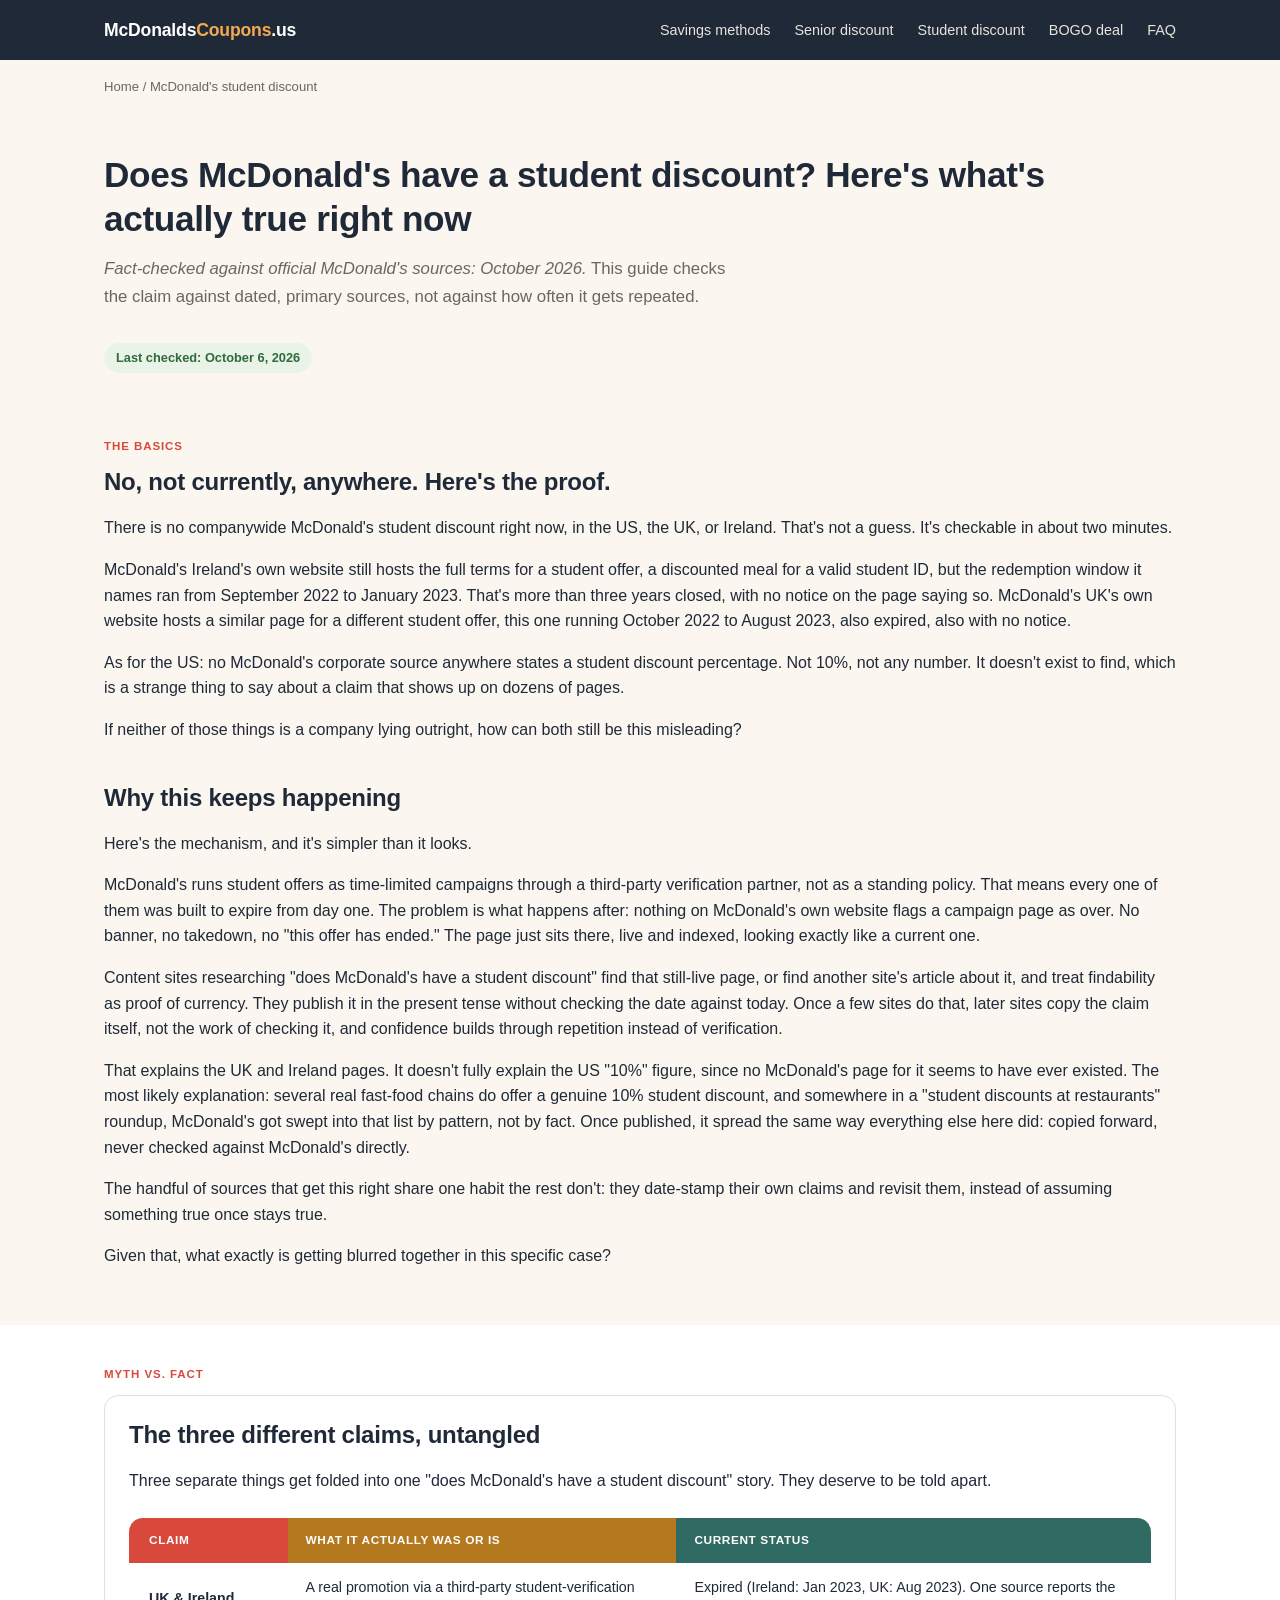
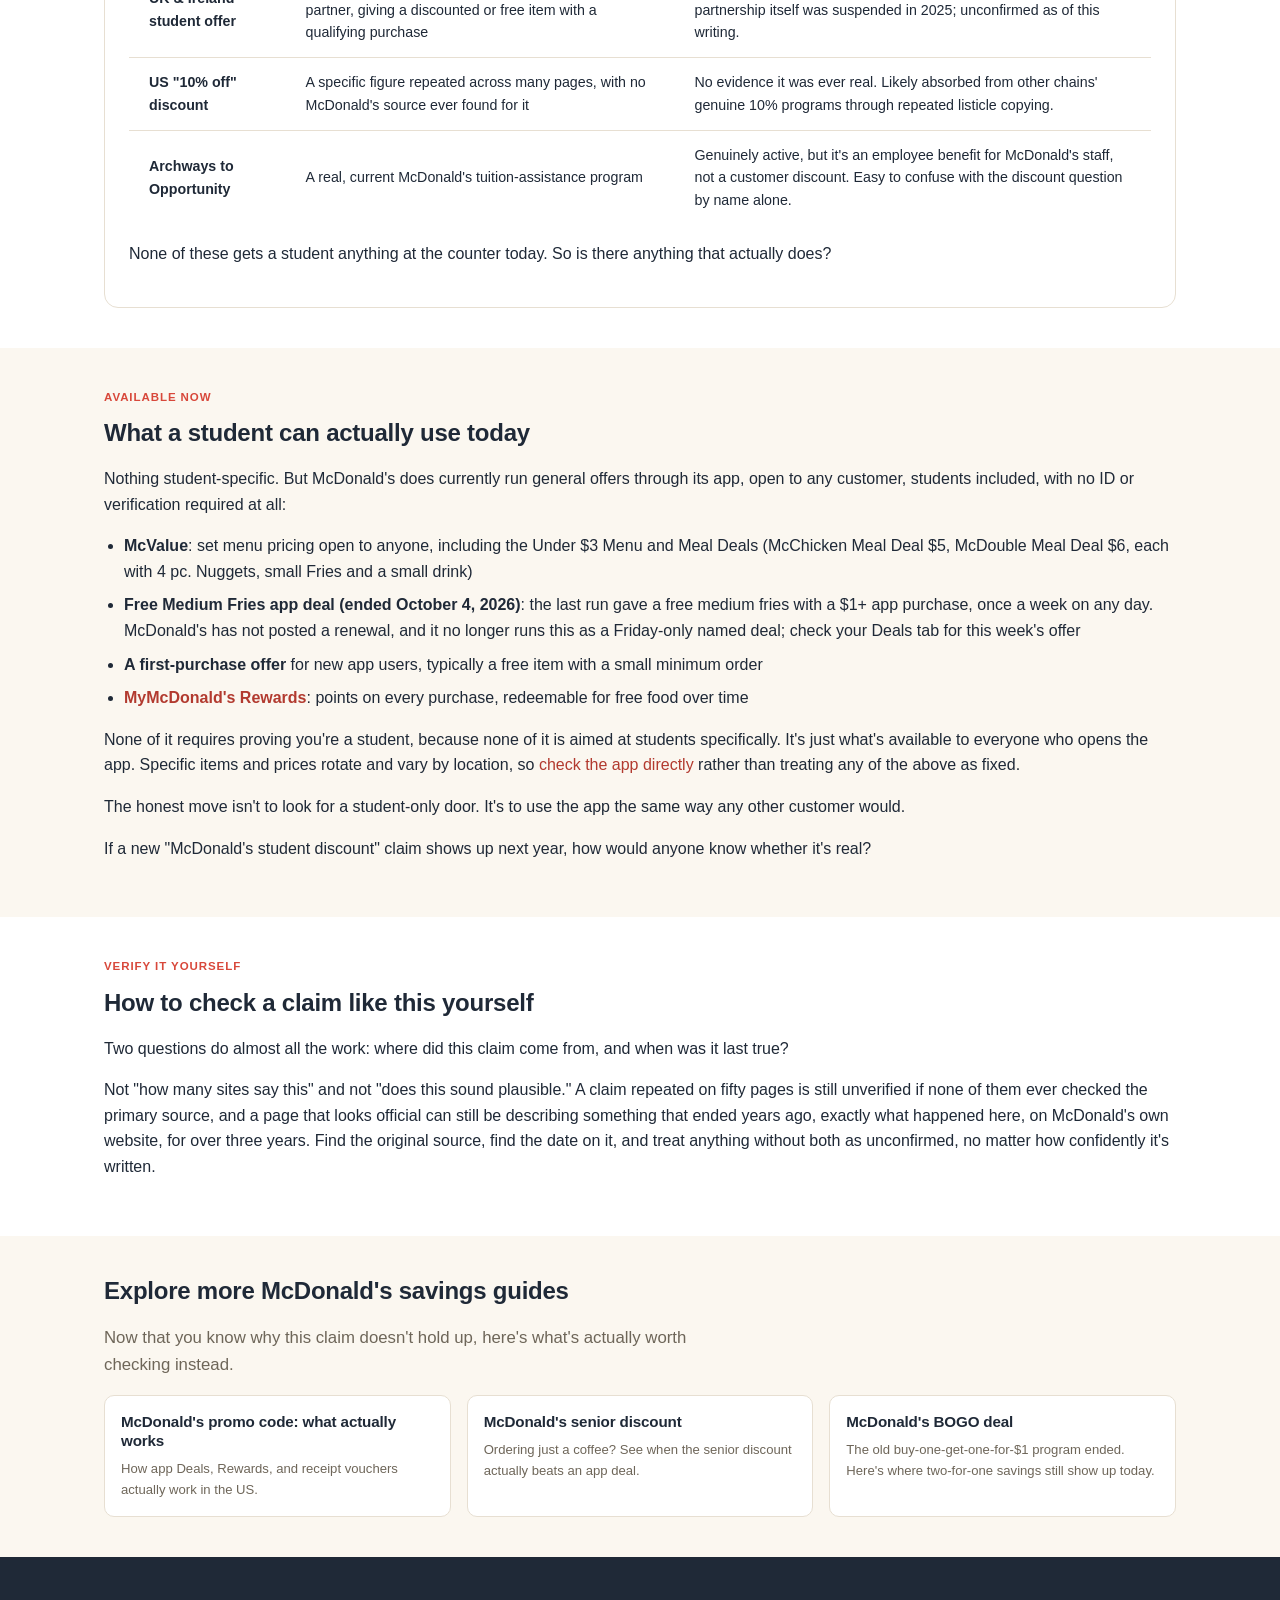
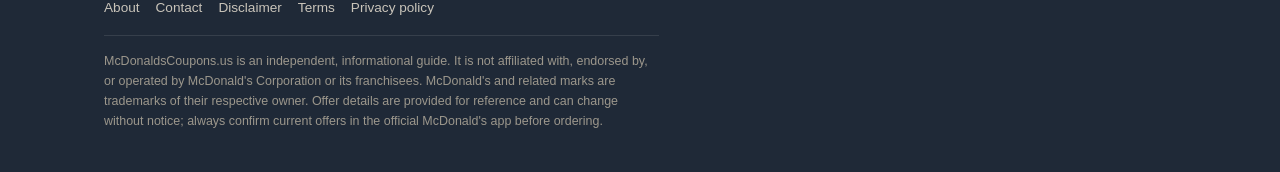
<file: student-discount/index.html>
<!DOCTYPE html>
<html lang="en">
<head>
<meta charset="UTF-8">
<meta name="viewport" content="width=device-width, initial-scale=1.0">
<title>Does McDonald's Have a Student Discount?</title>
<meta name="description" content="McDonald's doesn't currently offer a student discount in the US, UK, or Ireland. Here's what the old offers actually said, and what to use instead.">
<link rel="canonical" href="https://mcdonaldscoupons.us/student-discount/">
<meta property="og:type" content="article">
<meta property="og:title" content="Does McDonald's Have a Student Discount?">
<meta property="og:description" content="McDonald's doesn't currently offer a student discount in the US, UK, or Ireland. Here's what the old offers actually said, and what to use instead.">
<meta property="og:url" content="https://mcdonaldscoupons.us/student-discount/">
<meta property="og:site_name" content="McDonaldsCoupons.us">
<meta property="og:image" content="https://mcdonaldscoupons.us/images/mcdonaldscoupons-og.webp">
<meta property="og:image:width" content="1200">
<meta property="og:image:height" content="630">
<meta name="twitter:card" content="summary_large_image">
<meta name="twitter:title" content="Does McDonald's Have a Student Discount?">
<meta name="twitter:description" content="McDonald's doesn't currently offer a student discount in the US, UK, or Ireland. Here's what the old offers actually said, and what to use instead.">
<meta name="twitter:image" content="https://mcdonaldscoupons.us/images/mcdonaldscoupons-og.webp">
<link rel="stylesheet" href="../css/style.css">
<script type="application/ld+json">
{
  "@context": "https://schema.org",
  "@type": "Article",
  "headline": "Does McDonald's Have a Student Discount? Here's What's Actually True Right Now",
  "description": "McDonald's doesn't currently offer a student discount in the US, UK, or Ireland. Here's what the old offers actually said, and what to use instead.",
  "dateModified": "2026-10-06",
  "mainEntityOfPage": "https://mcdonaldscoupons.us/student-discount/",
  "author": { "@type": "Organization", "name": "McDonaldsCoupons.us" },
  "publisher": {
    "@type": "Organization",
    "name": "McDonaldsCoupons.us",
    "logo": { "@type": "ImageObject", "url": "https://mcdonaldscoupons.us/images/icon-512.png" }
  }
}
</script>
<script type="application/ld+json">
{
  "@context": "https://schema.org",
  "@type": "BreadcrumbList",
  "itemListElement": [
    { "@type": "ListItem", "position": 1, "name": "Home", "item": "https://mcdonaldscoupons.us/" },
    { "@type": "ListItem", "position": 2, "name": "McDonald's Student Discount", "item": "https://mcdonaldscoupons.us/student-discount/" }
  ]
}
</script>
</head>
<body>

<header class="site-header">
  <div class="container">
    <a href="/" class="logo">McDonalds<span>Coupons</span>.us</a>
    <nav class="main-nav" aria-label="Primary">
      <ul>
        <li><a href="/#mechanisms">Savings methods</a></li>
        <li><a href="/senior-discount/">Senior discount</a></li>
        <li><a href="/student-discount/">Student discount</a></li>
        <li><a href="/bogo-deal/">BOGO deal</a></li>
        <li><a href="/#faq">FAQ</a></li>
      </ul>
    </nav>
    <button class="nav-toggle" aria-label="Toggle menu" aria-expanded="false">&#9776;</button>
  </div>
</header>

<div class="container">
  <p class="breadcrumb"><a href="/">Home</a> / McDonald's student discount</p>
</div>

<div class="page-header">
  <div class="container">
    <h1>Does McDonald's have a student discount? Here's what's actually true right now</h1>
    <p class="page-intro"><em>Fact-checked against official McDonald's sources: October 2026.</em> This guide checks the claim against dated, primary sources, not against how often it gets repeated.</p>
    <span class="last-checked-badge">Last checked: October 6, 2026</span>
  </div>
</div>

<section class="content-section">
  <div class="container">
    <span class="section-eyebrow">The basics</span>
    <h2>No, not currently, anywhere. Here's the proof.</h2>
    <p>There is no companywide McDonald's student discount right now, in the US, the UK, or Ireland. That's not a guess. It's checkable in about two minutes.</p>
    <p>McDonald's Ireland's own website still hosts the full terms for a student offer, a discounted meal for a valid student ID, but the redemption window it names ran from September 2022 to January 2023. That's more than three years closed, with no notice on the page saying so. McDonald's UK's own website hosts a similar page for a different student offer, this one running October 2022 to August 2023, also expired, also with no notice.</p>
    <p>As for the US: no McDonald's corporate source anywhere states a student discount percentage. Not 10%, not any number. It doesn't exist to find, which is a strange thing to say about a claim that shows up on dozens of pages.</p>
    <p>If neither of those things is a company lying outright, how can both still be this misleading?</p>

    <h2>Why this keeps happening</h2>
    <p>Here's the mechanism, and it's simpler than it looks.</p>
    <p>McDonald's runs student offers as time-limited campaigns through a third-party verification partner, not as a standing policy. That means every one of them was built to expire from day one. The problem is what happens after: nothing on McDonald's own website flags a campaign page as over. No banner, no takedown, no "this offer has ended." The page just sits there, live and indexed, looking exactly like a current one.</p>
    <p>Content sites researching "does McDonald's have a student discount" find that still-live page, or find another site's article about it, and treat findability as proof of currency. They publish it in the present tense without checking the date against today. Once a few sites do that, later sites copy the claim itself, not the work of checking it, and confidence builds through repetition instead of verification.</p>
    <p>That explains the UK and Ireland pages. It doesn't fully explain the US "10%" figure, since no McDonald's page for it seems to have ever existed. The most likely explanation: several real fast-food chains do offer a genuine 10% student discount, and somewhere in a "student discounts at restaurants" roundup, McDonald's got swept into that list by pattern, not by fact. Once published, it spread the same way everything else here did: copied forward, never checked against McDonald's directly.</p>
    <p>The handful of sources that get this right share one habit the rest don't: they date-stamp their own claims and revisit them, instead of assuming something true once stays true.</p>
    <p>Given that, what exactly is getting blurred together in this specific case?</p>
  </div>
</section>

<section class="content-section section-alt">
  <div class="container">
    <span class="section-eyebrow">Myth vs. fact</span>
    <div class="decision-module">
    <h2>The three different claims, untangled</h2>
    <p>Three separate things get folded into one "does McDonald's have a student discount" story. They deserve to be told apart.</p>
    <div style="overflow-x:auto">
    <table class="data-table table-split">
      <thead>
        <tr><th class="th-accent-primary">Claim</th><th class="th-accent-gold">What it actually was or is</th><th class="th-accent-teal">Current status</th></tr>
      </thead>
      <tbody>
        <tr>
          <td>UK &amp; Ireland student offer</td>
          <td>A real promotion via a third-party student-verification partner, giving a discounted or free item with a qualifying purchase</td>
          <td>Expired (Ireland: Jan 2023, UK: Aug 2023). One source reports the partnership itself was suspended in 2025; unconfirmed as of this writing.</td>
        </tr>
        <tr>
          <td>US "10% off" discount</td>
          <td>A specific figure repeated across many pages, with no McDonald's source ever found for it</td>
          <td>No evidence it was ever real. Likely absorbed from other chains' genuine 10% programs through repeated listicle copying.</td>
        </tr>
        <tr>
          <td>Archways to Opportunity</td>
          <td>A real, current McDonald's tuition-assistance program</td>
          <td>Genuinely active, but it's an employee benefit for McDonald's staff, not a customer discount. Easy to confuse with the discount question by name alone.</td>
        </tr>
      </tbody>
    </table>
    </div>
    <p>None of these gets a student anything at the counter today. So is there anything that actually does?</p>
    </div>
  </div>
</section>

<section class="content-section">
  <div class="container">
    <span class="section-eyebrow">Available now</span>
    <h2>What a student can actually use today</h2>
    <p>Nothing student-specific. But McDonald's does currently run general offers through its app, open to any customer, students included, with no ID or verification required at all:</p>
    <ul class="plain-list">
      <li><strong>McValue</strong>: set menu pricing open to anyone, including the Under $3 Menu and Meal Deals (McChicken Meal Deal $5, McDouble Meal Deal $6, each with 4 pc. Nuggets, small Fries and a small drink)</li>
      <li><strong>Free Medium Fries app deal (ended October 4, 2026)</strong>: the last run gave a free medium fries with a $1+ app purchase, once a week on any day. McDonald's has not posted a renewal, and it no longer runs this as a Friday-only named deal; check your Deals tab for this week's offer</li>
      <li><strong>A first-purchase offer</strong> for new app users, typically a free item with a small minimum order</li>
      <li><strong><a href="/#mechanisms">MyMcDonald's Rewards</a></strong>: points on every purchase, redeemable for free food over time</li>
    </ul>
    <p>None of it requires proving you're a student, because none of it is aimed at students specifically. It's just what's available to everyone who opens the app. Specific items and prices rotate and vary by location, so <a href="/#activate">check the app directly</a> rather than treating any of the above as fixed.</p>
    <p>The honest move isn't to look for a student-only door. It's to use the app the same way any other customer would.</p>
    <p>If a new "McDonald's student discount" claim shows up next year, how would anyone know whether it's real?</p>
  </div>
</section>

<section class="content-section section-alt">
  <div class="container">
    <span class="section-eyebrow">Verify it yourself</span>
    <h2>How to check a claim like this yourself</h2>
    <p>Two questions do almost all the work: where did this claim come from, and when was it last true?</p>
    <p>Not "how many sites say this" and not "does this sound plausible." A claim repeated on fifty pages is still unverified if none of them ever checked the primary source, and a page that looks official can still be describing something that ended years ago, exactly what happened here, on McDonald's own website, for over three years. Find the original source, find the date on it, and treat anything without both as unconfirmed, no matter how confidently it's written.</p>
  </div>
</section>

<section class="related-guides">
  <div class="container">
    <h2>Explore more McDonald's savings guides</h2>
    <p class="page-intro" style="margin-bottom: var(--space-md);">Now that you know why this claim doesn't hold up, here's what's actually worth checking instead.</p>
    <div class="related-grid">
      <a class="related-card" href="/">
        <h3>McDonald's promo code: what actually works</h3>
        <p>How app Deals, Rewards, and receipt vouchers actually work in the US.</p>
      </a>
      <a class="related-card" href="/senior-discount/">
        <h3>McDonald's senior discount</h3>
        <p>Ordering just a coffee? See when the senior discount actually beats an app deal.</p>
      </a>
      <a class="related-card" href="/bogo-deal/">
        <h3>McDonald's BOGO deal</h3>
        <p>The old buy-one-get-one-for-$1 program ended. Here's where two-for-one savings still show up today.</p>
      </a>
    </div>
  </div>
</section>

<footer class="site-footer">
  <div class="container">
    <nav class="footer-links" aria-label="Footer">
      <a href="/about/">About</a>
      <a href="/contact/">Contact</a>
      <a href="/disclaimer/">Disclaimer</a>
      <a href="/terms/">Terms</a>
      <a href="/privacy-policy/">Privacy policy</a>
    </nav>
    <p class="footer-disclaimer">
      McDonaldsCoupons.us is an independent, informational guide. It is not affiliated with, endorsed by, or operated by McDonald's Corporation or its franchisees. McDonald's and related marks are trademarks of their respective owner. Offer details are provided for reference and can change without notice; always confirm current offers in the official McDonald's app before ordering.
    </p>
  </div>
</footer>

<script src="../js/script.js"></script>
</body>
</html>
</file>
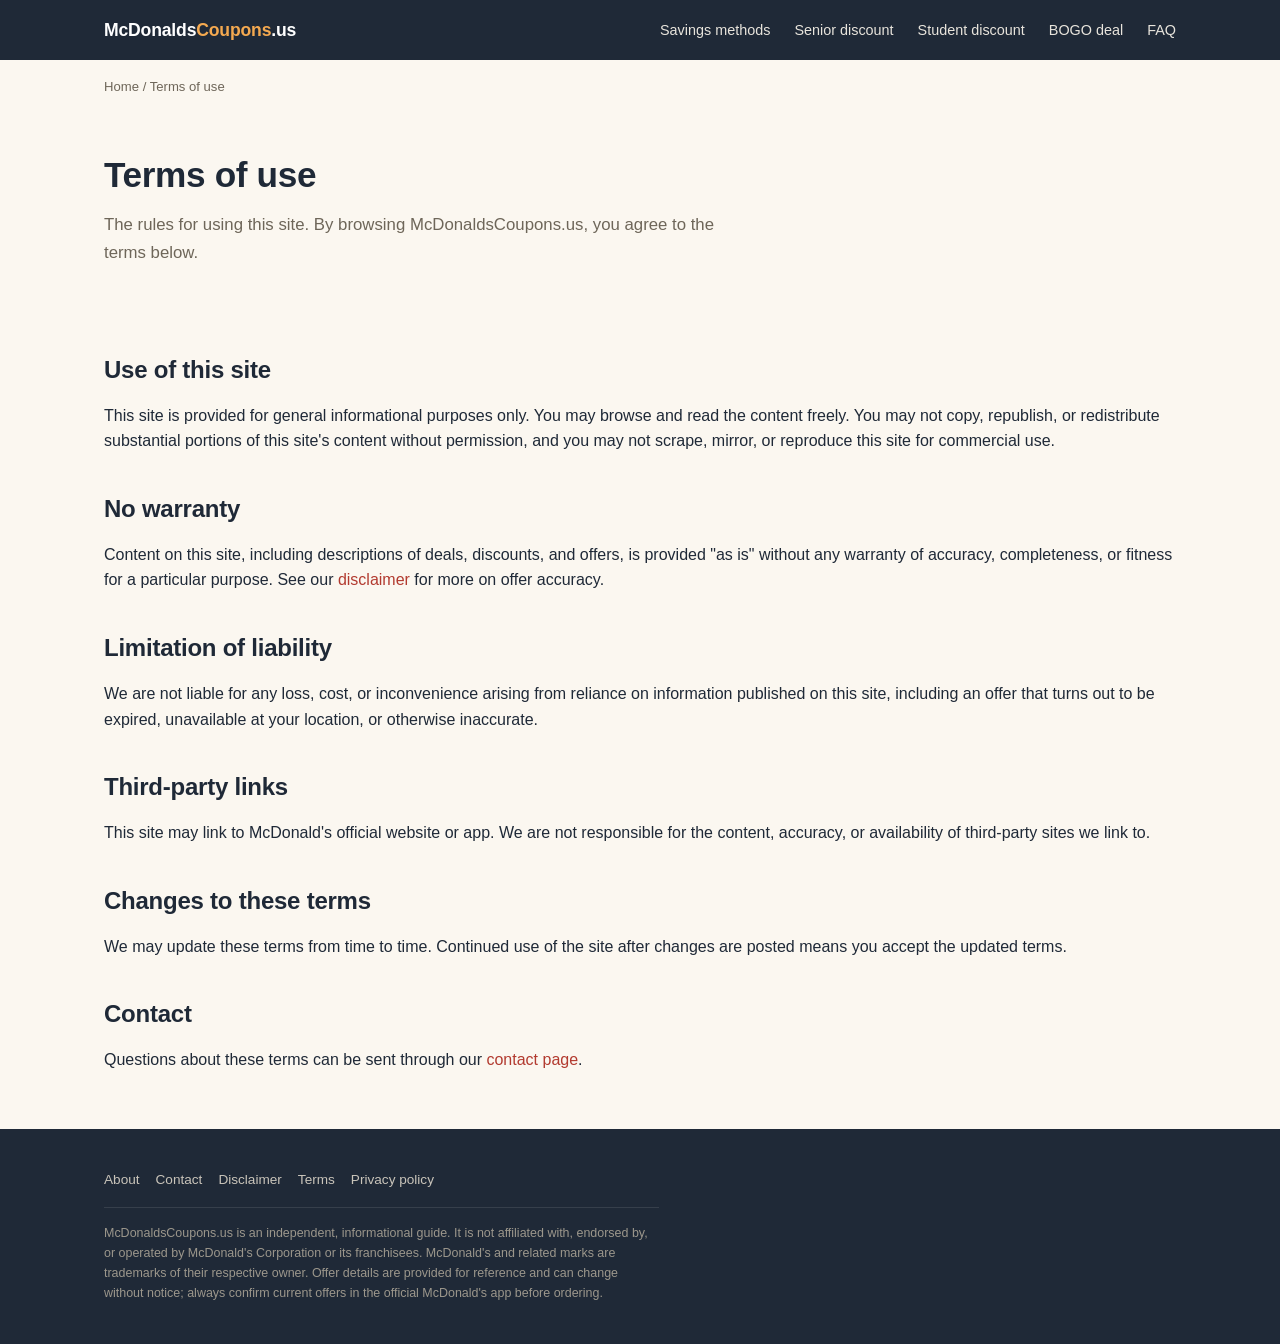
<file: terms/index.html>
<!DOCTYPE html>
<html lang="en">
<head>
<meta charset="UTF-8">
<meta name="viewport" content="width=device-width, initial-scale=1.0">
<title>Terms of Use — McDonaldsCoupons.us</title>
<meta name="description" content="Terms of use for McDonaldsCoupons.us, an independent guide covering McDonald's app deals, discounts, and savings guides. Read before using this site.">
<link rel="canonical" href="https://mcdonaldscoupons.us/terms/">
<meta property="og:type" content="website">
<meta property="og:title" content="Terms of Use — McDonaldsCoupons.us">
<meta property="og:description" content="Terms of use for McDonaldsCoupons.us, an independent guide covering McDonald's app deals, discounts, and savings guides. Read before using this site.">
<meta property="og:url" content="https://mcdonaldscoupons.us/terms/">
<meta property="og:site_name" content="McDonaldsCoupons.us">
<meta property="og:image" content="https://mcdonaldscoupons.us/images/mcdonaldscoupons-og.webp">
<meta property="og:image:width" content="1200">
<meta property="og:image:height" content="630">
<meta name="twitter:card" content="summary_large_image">
<meta name="twitter:title" content="Terms of Use — McDonaldsCoupons.us">
<meta name="twitter:description" content="Terms of use for McDonaldsCoupons.us, an independent guide covering McDonald's app deals, discounts, and savings guides. Read before using this site.">
<meta name="twitter:image" content="https://mcdonaldscoupons.us/images/mcdonaldscoupons-og.webp">
<link rel="stylesheet" href="../css/style.css">
<script type="application/ld+json">
{
  "@context": "https://schema.org",
  "@type": "WebPage",
  "name": "Terms of Use",
  "url": "https://mcdonaldscoupons.us/terms/"
}
</script>
<script type="application/ld+json">
{
  "@context": "https://schema.org",
  "@type": "BreadcrumbList",
  "itemListElement": [
    { "@type": "ListItem", "position": 1, "name": "Home", "item": "https://mcdonaldscoupons.us/" },
    { "@type": "ListItem", "position": 2, "name": "Terms of Use", "item": "https://mcdonaldscoupons.us/terms/" }
  ]
}
</script>
</head>
<body>

<header class="site-header">
  <div class="container">
    <a href="/" class="logo">McDonalds<span>Coupons</span>.us</a>
    <nav class="main-nav" aria-label="Primary">
      <ul>
        <li><a href="/#mechanisms">Savings methods</a></li>
        <li><a href="/senior-discount/">Senior discount</a></li>
        <li><a href="/student-discount/">Student discount</a></li>
        <li><a href="/bogo-deal/">BOGO deal</a></li>
        <li><a href="/#faq">FAQ</a></li>
      </ul>
    </nav>
    <button class="nav-toggle" aria-label="Toggle menu" aria-expanded="false">&#9776;</button>
  </div>
</header>

<div class="container">
  <p class="breadcrumb"><a href="/">Home</a> / Terms of use</p>
</div>

<div class="page-header">
  <div class="container">
    <h1>Terms of use</h1>
    <p class="page-intro">The rules for using this site. By browsing McDonaldsCoupons.us, you agree to the terms below.</p>
  </div>
</div>

<section class="content-section">
  <div class="container">
    <h2>Use of this site</h2>
    <p>This site is provided for general informational purposes only. You may browse and read the content freely. You may not copy, republish, or redistribute substantial portions of this site's content without permission, and you may not scrape, mirror, or reproduce this site for commercial use.</p>

    <h2>No warranty</h2>
    <p>Content on this site, including descriptions of deals, discounts, and offers, is provided "as is" without any warranty of accuracy, completeness, or fitness for a particular purpose. See our <a href="/disclaimer/">disclaimer</a> for more on offer accuracy.</p>

    <h2>Limitation of liability</h2>
    <p>We are not liable for any loss, cost, or inconvenience arising from reliance on information published on this site, including an offer that turns out to be expired, unavailable at your location, or otherwise inaccurate.</p>

    <h2>Third-party links</h2>
    <p>This site may link to McDonald's official website or app. We are not responsible for the content, accuracy, or availability of third-party sites we link to.</p>

    <h2>Changes to these terms</h2>
    <p>We may update these terms from time to time. Continued use of the site after changes are posted means you accept the updated terms.</p>

    <h2>Contact</h2>
    <p>Questions about these terms can be sent through our <a href="/contact/">contact page</a>.</p>
  </div>
</section>

<footer class="site-footer">
  <div class="container">
    <nav class="footer-links" aria-label="Footer">
      <a href="/about/">About</a>
      <a href="/contact/">Contact</a>
      <a href="/disclaimer/">Disclaimer</a>
      <a href="/terms/">Terms</a>
      <a href="/privacy-policy/">Privacy policy</a>
    </nav>
    <p class="footer-disclaimer">
      McDonaldsCoupons.us is an independent, informational guide. It is not affiliated with, endorsed by, or operated by McDonald's Corporation or its franchisees. McDonald's and related marks are trademarks of their respective owner. Offer details are provided for reference and can change without notice; always confirm current offers in the official McDonald's app before ordering.
    </p>
  </div>
</footer>

<script src="../js/script.js"></script>
</body>
</html>
</file>
<file: css/style.css>
/* =====================================================
   McDonaldsCoupons.us — Shared Stylesheet
   Palette A — "Ember" (locked)
   ===================================================== */

:root {
  /* Palette A tokens */
  --color-primary: #D8483B;        /* Ember red — buttons, links, discount badges */
  --color-primary-dark: #B23A2F;   /* Hover states, header gradient end */
  --color-charcoal: #1F2937;       /* Body text, header bg, footer */
  --color-gold: #F4A950;           /* Trust accents, CTA fill, hero highlight */
  --color-cream: #FBF7F0;          /* Page background (never pure white) */
  --color-card-border: #E7DFD2;
  --color-success: #2F6B3E;        /* Confirmed/Official badge text */
  --color-success-bg: #EAF3E7;     /* Confirmed/Official badge fill */
  --color-muted: #6E6659;          /* Unverified badge, secondary text — WCAG AA on white/cream */
  --color-muted-bg: #F0EAE0;
  --color-expired: #9C4A3E;        /* Expired badge text */
  --color-expired-bg: #F5E7E3;     /* Expired badge fill */
  --color-teal: #2F6B63;           /* Receipt Survey accent */
  --color-teal-bg: #E4EFED;
  --color-plum: #6B4A6E;           /* McValue accent */
  --color-plum-bg: #EEE6EE;

  /* Spacing scale */
  --space-xs: 4px;
  --space-sm: 8px;
  --space-md: 16px;
  --space-lg: 24px;
  --space-xl: 40px;
  --space-2xl: 64px;

  /* Layout */
  --radius-sm: 6px;
  --radius-md: 10px;
  --radius-lg: 14px;
  --max-width: 1120px;
  --shadow-card: none;
  --shadow-card-hover: 0 6px 18px rgba(31, 41, 55, 0.09);

  /* Type */
  --font-sans: -apple-system, BlinkMacSystemFont, "Segoe UI", Roboto, Helvetica, Arial, sans-serif;
}

/* ---------- Reset ---------- */
*, *::before, *::after { box-sizing: border-box; }
html { scroll-behavior: smooth; }
body {
  margin: 0;
  font-family: var(--font-sans);
  color: var(--color-charcoal);
  background: var(--color-cream);
  line-height: 1.6;
  -webkit-font-smoothing: antialiased;
}
img { max-width: 100%; display: block; }
a { color: var(--color-primary-dark); text-decoration: none; }
a:hover { text-decoration: underline; }
a:focus-visible, button:focus-visible, input:focus-visible {
  outline: 2px solid var(--color-primary);
  outline-offset: 2px;
}
h1, h2, h3, h4 { line-height: 1.25; margin: 0 0 var(--space-sm); color: var(--color-charcoal); font-weight: 600; letter-spacing: -0.01em; }
h2 { margin-bottom: 18px; }
p { margin: 0 0 var(--space-md); }
ul, ol { margin: 0 0 var(--space-md); padding-left: 1.25rem; }
button { font-family: inherit; cursor: pointer; }

.section-eyebrow {
  display: block;
  font-size: 0.72rem;
  font-weight: 700;
  text-transform: uppercase;
  letter-spacing: 0.08em;
  color: var(--color-primary);
  margin-bottom: 12px;
}

.container {
  max-width: var(--max-width);
  margin: 0 auto;
  padding: 0 var(--space-lg);
}

/* ---------- Header / Nav ---------- */
.site-header {
  background: var(--color-charcoal);
  padding: var(--space-md) 0;
  position: sticky;
  top: 0;
  z-index: 50;
}
.site-header .container {
  display: flex;
  align-items: center;
  justify-content: space-between;
  gap: var(--space-md);
}
.logo {
  color: #fff;
  font-size: 1.1rem;
  font-weight: 700;
  letter-spacing: -0.01em;
}
.logo span { color: var(--color-gold); }
.main-nav ul {
  list-style: none;
  display: flex;
  gap: var(--space-lg);
  margin: 0;
  padding: 0;
}
.main-nav a {
  color: #E8E4DC;
  font-size: 0.9rem;
  font-weight: 500;
}
.main-nav a:hover { color: var(--color-gold); text-decoration: none; }
.nav-toggle {
  display: none;
  background: none;
  border: none;
  color: #fff;
  font-size: 1.5rem;
}

/* ---------- Hero ---------- */
.hero {
  background: linear-gradient(135deg, var(--color-charcoal) 0%, #2C3A4F 100%);
  padding: var(--space-2xl) 0;
  color: #fff;
}
.hero .container {
  display: grid;
  grid-template-columns: 1.1fr 0.9fr;
  gap: var(--space-xl);
  align-items: center;
}
.hero-eyebrow {
  color: var(--color-gold);
  font-size: 0.85rem;
  font-weight: 600;
  text-transform: uppercase;
  letter-spacing: 0.06em;
  margin-bottom: var(--space-sm);
}
.hero h1 { color: #fff; font-size: clamp(1.8rem, 4vw, 2.6rem); }
.hero-subtext { color: #C9C4BA; font-size: 1.05rem; max-width: 46ch; }
.hero-cta {
  display: inline-block;
  background: var(--color-gold);
  color: var(--color-charcoal);
  font-weight: 700;
  padding: 15px 28px;
  border-radius: var(--radius-md);
  margin-top: var(--space-sm);
  box-shadow: 0 3px 10px rgba(0,0,0,0.18);
  transition: background-color 0.15s ease, transform 0.1s ease, box-shadow 0.15s ease;
}
.hero-cta:hover { background: #E8993C; text-decoration: none; box-shadow: 0 5px 14px rgba(0,0,0,0.22); }
.hero-cta:active { transform: scale(0.98); }
.hero-image {
  display: flex;
  justify-content: center;
}
.hero-image img {
  width: 100%;
  max-width: 420px;
  height: auto;
  border-radius: var(--radius-md, 12px);
  box-shadow: 0 12px 30px rgba(0,0,0,0.28);
}

/* ---------- Trust bar ---------- */
.trust-bar {
  background: #fff;
  border-bottom: 1px solid var(--color-card-border);
  padding: 36px 0 var(--space-sm);
}
.trust-bar .container {
  display: flex;
  flex-wrap: wrap;
  gap: var(--space-md);
  justify-content: space-between;
  align-items: center;
  font-size: 0.85rem;
  color: var(--color-muted);
}
.trust-bar strong { color: var(--color-charcoal); }

/* ---------- Filter chips ---------- */
.filter-chips {
  display: flex;
  flex-wrap: wrap;
  gap: var(--space-sm);
  margin-bottom: var(--space-lg);
}
.filter-chip {
  background: #fff;
  border: 1px solid var(--color-card-border);
  border-radius: 999px;
  padding: 6px 16px;
  font-size: 0.85rem;
  font-weight: 500;
  color: var(--color-charcoal);
}
.filter-chip[aria-pressed="true"] {
  background: var(--color-primary);
  border-color: var(--color-primary);
  color: #fff;
}

/* ---------- Deal cards ---------- */
.offers-section { padding: var(--space-2xl) 0; }
.offers-grid {
  display: grid;
  grid-template-columns: repeat(auto-fit, minmax(280px, 1fr));
  gap: var(--space-md);
}
.deal-card {
  background: #fff;
  border: 1px solid var(--color-card-border);
  border-radius: var(--radius-lg);
  padding: var(--space-md);
  box-shadow: var(--shadow-card);
  transition: box-shadow 0.15s ease;
  display: flex;
  flex-direction: column;
  gap: var(--space-sm);
}
.deal-card:hover { box-shadow: var(--shadow-card-hover); }
.deal-card-top {
  display: flex;
  justify-content: space-between;
  align-items: flex-start;
  gap: var(--space-sm);
}
.savings-panel {
  background: var(--color-primary);
  color: #fff;
  font-weight: 700;
  font-size: 0.95rem;
  padding: 6px 12px;
  border-radius: var(--radius-sm);
  white-space: nowrap;
}
.verification-badge {
  font-size: 0.72rem;
  font-weight: 600;
  padding: 4px 10px;
  border-radius: 999px;
  white-space: nowrap;
}
.verification-badge.confirmed { background: var(--color-success-bg); color: var(--color-success); }
.verification-badge.unverified { background: var(--color-muted-bg); color: var(--color-muted); }
.verification-badge.expired { background: var(--color-expired-bg); color: var(--color-expired); }
.deal-card h3 { font-size: 1.02rem; }
.deal-card p { font-size: 0.9rem; color: var(--color-muted); margin-bottom: var(--space-sm); }
.deal-card-footer {
  margin-top: auto;
  display: flex;
  justify-content: space-between;
  align-items: center;
  font-size: 0.78rem;
  color: var(--color-muted);
  border-top: 1px solid var(--color-card-border);
  padding-top: var(--space-sm);
}
.deal-cta {
  display: inline-block;
  background: var(--color-charcoal);
  color: #fff;
  font-size: 0.85rem;
  font-weight: 600;
  padding: 8px 16px;
  border-radius: var(--radius-sm);
  text-align: center;
}
.deal-cta:hover { background: var(--color-primary); text-decoration: none; }
.deal-card.is-expired { opacity: 0.6; }
.deal-card.is-expired .deal-cta { pointer-events: none; background: var(--color-muted); }

/* ---------- Generic content sections (every inner page) ---------- */
.content-section { padding: var(--space-xl) 0; }
.content-section.section-alt { background: #fff; }
.content-section h2 { margin-top: var(--space-xl); }
.content-section h2:first-of-type { margin-top: 0; }
.page-header { padding: var(--space-xl) 0 var(--space-lg); }
.page-header h1 { font-size: clamp(1.6rem, 3.5vw, 2.2rem); margin-bottom: 14px; }
.page-intro { font-size: 1.05rem; color: var(--color-muted); max-width: 68ch; line-height: 1.65; margin-bottom: var(--space-lg); }
.last-checked-badge {
  display: inline-flex;
  align-items: center;
  gap: 6px;
  background: var(--color-success-bg);
  color: var(--color-success);
  font-size: 0.8rem;
  font-weight: 600;
  padding: 5px 12px;
  border-radius: 999px;
  margin-top: var(--space-sm);
}

/* ---------- Decision module (high-value sections) ---------- */
.decision-module {
  background: #fff;
  border: 1px solid var(--color-card-border);
  border-radius: var(--radius-lg);
  padding: var(--space-lg);
}
.decision-module h2:first-of-type { margin-top: 0; }
.decision-module h2 + p { margin-bottom: var(--space-lg); }
.decision-module .data-table { border: none; }
.decision-module .table-with-aside,
.decision-module > div[style] { margin-bottom: var(--space-md); }

.step-list { counter-reset: step; list-style: none; padding: 0; }
.step-list li {
  counter-increment: step;
  position: relative;
  padding-left: 2.4rem;
  margin-bottom: var(--space-md);
}
.step-list li::before {
  content: counter(step);
  position: absolute;
  left: 0; top: 0;
  width: 1.8rem; height: 1.8rem;
  background: var(--color-primary);
  color: #fff;
  border-radius: 50%;
  display: flex;
  align-items: center;
  justify-content: center;
  font-size: 0.85rem;
  font-weight: 700;
}

.plain-list { padding-left: 1.25rem; }
.plain-list li { margin-bottom: var(--space-sm); }

.data-table {
  width: 100%;
  border-collapse: separate;
  border-spacing: 0;
  background: #fff;
  border-radius: var(--radius-lg);
  overflow: hidden;
  border: 1px solid var(--color-card-border);
  font-size: 0.89rem;
}
.data-table th, .data-table td {
  text-align: left;
  padding: 13px 18px;
  border-bottom: 1px solid var(--color-card-border);
}
.data-table th:first-child, .data-table td:first-child { padding-left: 20px; }
.data-table th {
  background: var(--color-cream);
  font-weight: 600;
  font-size: 0.74rem;
  text-transform: uppercase;
  letter-spacing: 0.05em;
  color: var(--color-muted);
}
.data-table tbody tr:last-child td { border-bottom: none; }
.data-table tbody tr { transition: background-color 0.12s ease; }
.data-table tbody tr:hover td { background: rgba(216,72,59,0.035); }
.data-table tbody td:first-child { font-weight: 600; color: var(--color-charcoal); }

.quick-answer {
  background: #fff;
  border-left: 4px solid var(--color-gold);
  border-radius: 0 var(--radius-md) var(--radius-md) 0;
  padding: var(--space-md);
  margin: var(--space-md) 0;
}

.methodology-box {
  background: #fff;
  border: 1px solid var(--color-card-border);
  border-radius: var(--radius-lg);
  padding: var(--space-lg);
  margin: var(--space-lg) 0;
}
.methodology-box h2:first-of-type { margin-top: 0; }
.methodology-box .plain-list { padding-left: 0; list-style: none; }
.methodology-box .plain-list li {
  padding-left: 1.6rem;
  position: relative;
  margin-bottom: var(--space-md);
}
.methodology-box .plain-list li::before {
  content: "";
  position: absolute;
  left: 0; top: 8px;
  width: 8px; height: 8px;
  border-radius: 50%;
  background: var(--color-primary);
}

/* ---------- FAQ accordion ---------- */
.faq-list { margin-top: var(--space-md); border-top: 1px solid var(--color-card-border); }
.faq-item {
  border-bottom: 1px solid var(--color-card-border);
}
.faq-question {
  width: 100%;
  background: none;
  border: none;
  text-align: left;
  padding: var(--space-md) 4px;
  font-size: 1rem;
  font-weight: 600;
  color: var(--color-charcoal);
  display: flex;
  justify-content: space-between;
  align-items: center;
  gap: var(--space-md);
  transition: color 0.12s ease;
}
.faq-question:hover { color: var(--color-primary); }
.faq-question::after {
  content: "+";
  flex-shrink: 0;
  display: flex;
  align-items: center;
  justify-content: center;
  width: 24px; height: 24px;
  border-radius: 50%;
  background: var(--color-cream);
  font-size: 1.05rem;
  color: var(--color-primary);
}
.faq-question[aria-expanded="true"]::after { content: "\2212"; }
.faq-answer {
  padding: 0 4px var(--space-md);
  color: var(--color-muted);
  font-size: 0.92rem;
}
.faq-answer[hidden] { display: none; }

/* ---------- Breadcrumb ---------- */
.breadcrumb {
  font-size: 0.82rem;
  color: var(--color-muted);
  padding: var(--space-md) 0 0;
}
.breadcrumb a { color: var(--color-muted); }
.breadcrumb a:hover { color: var(--color-primary); }

/* ---------- Related guides ---------- */
.related-guides {
  padding: var(--space-xl) 0;
}
.related-grid {
  display: grid;
  grid-template-columns: repeat(auto-fit, minmax(240px, 1fr));
  gap: var(--space-md);
}
.related-card {
  background: #fff;
  border: 1px solid var(--color-card-border);
  border-radius: var(--radius-md);
  padding: var(--space-md);
  display: block;
}
.related-card h3 { font-size: 0.95rem; color: var(--color-charcoal); }
.related-card p { font-size: 0.82rem; margin: 0; color: var(--color-muted); }

/* ---------- Footer ---------- */
.site-footer {
  background: var(--color-charcoal);
  color: #C9C4BA;
  padding: var(--space-xl) 0 var(--space-lg);
  font-size: 0.85rem;
}
.footer-links {
  display: flex;
  flex-wrap: wrap;
  gap: var(--space-md);
  margin-bottom: var(--space-md);
}
.footer-links a { color: #C9C4BA; }
.footer-links a:hover { color: var(--color-gold); }
.footer-disclaimer {
  border-top: 1px solid rgba(255,255,255,0.1);
  padding-top: var(--space-md);
  color: #9C978C;
  font-size: 0.78rem;
  max-width: 80ch;
}

/* =====================================================
   Premium components — v2
   ===================================================== */

/* ---------- Hero v2: eyebrow badge + answer card ---------- */
.hero-eyebrow-badge {
  display: inline-block;
  background: rgba(244,169,80,0.15);
  color: var(--color-gold);
  font-size: 0.72rem;
  font-weight: 700;
  text-transform: uppercase;
  letter-spacing: 0.06em;
  padding: 5px 12px;
  border-radius: 999px;
  margin-bottom: var(--space-md);
}
.answer-card {
  background: rgba(255,255,255,0.05);
  border: 1px solid rgba(255,255,255,0.12);
  border-radius: var(--radius-lg);
  padding: var(--space-lg);
}
.answer-card-label {
  font-size: 0.7rem;
  font-weight: 700;
  text-transform: uppercase;
  letter-spacing: 0.06em;
  color: #9CA6B5;
  margin-bottom: var(--space-md);
}
.answer-card-body {
  display: flex;
  gap: var(--space-md);
  align-items: flex-start;
  margin-bottom: var(--space-lg);
}
.answer-icon {
  flex-shrink: 0;
  width: 44px; height: 44px;
  border-radius: 50%;
  background: var(--color-primary);
  display: flex; align-items: center; justify-content: center;
}
.answer-card-body h2 {
  color: #fff;
  font-size: 1.15rem;
  margin-bottom: 4px;
}
.answer-card-body p {
  color: #C9D0DA;
  font-size: 0.88rem;
  margin: 0;
}
.method-chip-grid {
  display: grid;
  grid-template-columns: repeat(4, 1fr);
  gap: var(--space-sm);
}
.method-chip {
  background: rgba(255,255,255,0.04);
  border: 1px solid rgba(255,255,255,0.08);
  border-radius: var(--radius-md);
  padding: var(--space-sm);
  text-align: center;
  display: block;
}
.method-chip:hover { border-color: var(--color-gold); text-decoration: none; }
.method-chip .chip-icon {
  width: 30px; height: 30px;
  margin: 0 auto 6px;
  display: flex; align-items: center; justify-content: center;
}
.method-chip span {
  display: block;
  color: #E8E4DC;
  font-size: 0.72rem;
  font-weight: 500;
}
.hero-meta {
  margin-top: var(--space-md);
  font-size: 0.8rem;
  color: #9CA6B5;
  display: flex;
  align-items: center;
  gap: 6px;
}

/* ---------- Badge row (trust bar v2) ---------- */
.badge-row {
  display: grid;
  grid-template-columns: repeat(4, 1fr);
  gap: var(--space-md);
}
.trust-badge {
  display: flex;
  align-items: flex-start;
  gap: 10px;
}
.trust-badge .badge-icon {
  flex-shrink: 0;
  width: 34px; height: 34px;
  border-radius: 50%;
  background: var(--color-cream);
  color: var(--color-primary);
  display: flex; align-items: center; justify-content: center;
}
.trust-badge .badge-icon svg { width: 18px; height: 18px; }
.trust-badge strong {
  display: block;
  font-size: 0.85rem;
  color: var(--color-charcoal);
}
.trust-badge span {
  font-size: 0.76rem;
  color: var(--color-muted);
}

/* ---------- Step grid (card version of step-list) ---------- */
.step-grid {
  display: grid;
  grid-template-columns: repeat(auto-fit, minmax(150px, 1fr));
  gap: var(--space-md);
  list-style: none;
  padding: 0;
  counter-reset: stepgrid;
}
.step-grid li {
  counter-increment: stepgrid;
  background: #fff;
  border: 1px solid var(--color-card-border);
  border-radius: var(--radius-md);
  padding: var(--space-md);
  position: relative;
}
.step-grid li::before {
  content: counter(stepgrid);
  display: flex;
  align-items: center;
  justify-content: center;
  width: 26px; height: 26px;
  background: var(--color-primary);
  color: #fff;
  border-radius: 50%;
  font-size: 0.8rem;
  font-weight: 700;
  margin-bottom: var(--space-sm);
}
.step-grid li p { font-size: 0.85rem; color: var(--color-muted); margin: 0; }

/* ---------- Method cards ---------- */
.method-card-grid {
  display: grid;
  grid-template-columns: repeat(auto-fit, minmax(200px, 1fr));
  gap: var(--space-md);
}
.method-card {
  background: #fff;
  border: 1px solid var(--color-card-border);
  border-top: 3px solid var(--m-accent, var(--color-primary));
  border-radius: var(--radius-md);
  padding: var(--space-md);
}
.method-card .m-icon {
  width: 36px; height: 36px;
  border-radius: 50%;
  background: var(--m-accent-bg, var(--color-muted-bg));
  color: var(--m-accent, var(--color-primary));
  display: flex; align-items: center; justify-content: center;
  margin-bottom: var(--space-sm);
}
.method-card h3 { font-size: 0.98rem; margin-bottom: 4px; }
.method-card p { font-size: 0.84rem; color: var(--color-muted); margin-bottom: var(--space-sm); }
.method-card .m-best { font-size: 0.82rem; color: var(--color-charcoal); margin-bottom: var(--space-sm); }
.method-card a.m-link { font-size: 0.82rem; font-weight: 600; }
.method-card--app { --m-accent: var(--color-primary); --m-accent-bg: var(--color-expired-bg); }
.method-card--rewards { --m-accent: #B4791E; --m-accent-bg: #FBEEDA; }
.method-card--survey { --m-accent: var(--color-teal); --m-accent-bg: var(--color-teal-bg); }
.method-card--mcvalue { --m-accent: var(--color-plum); --m-accent-bg: var(--color-plum-bg); }

/* ---------- Split-header comparison tables ---------- */
.table-split thead th {
  color: #fff;
  font-weight: 600;
  font-size: 0.74rem;
  text-transform: uppercase;
  letter-spacing: 0.05em;
  background: var(--color-charcoal);
  border-bottom: none;
}
.table-split thead th.th-accent-primary { background: var(--color-primary); }
.table-split thead th.th-accent-gold { background: #B4791E; }
.table-split thead th.th-accent-teal { background: var(--color-teal); }
.table-split thead th.th-accent-plum { background: var(--color-plum); }
.table-split tbody td:first-child { font-weight: 600; color: var(--color-charcoal); }

/* ---------- Table + sidebar layout ---------- */
.table-with-aside {
  display: grid;
  grid-template-columns: 1fr 220px;
  gap: var(--space-md);
  align-items: start;
}
.quick-take-box {
  background: #fff;
  border: 1px solid var(--color-card-border);
  border-left: 3px solid var(--color-gold);
  border-radius: 0 var(--radius-md) var(--radius-md) 0;
  padding: var(--space-md);
}
.quick-take-box h3 {
  font-size: 0.8rem;
  text-transform: uppercase;
  letter-spacing: 0.04em;
  color: var(--color-gold);
  margin-bottom: var(--space-sm);
}
.quick-take-box p { font-size: 0.85rem; margin-bottom: var(--space-sm); }
.quick-take-box p:last-child { margin-bottom: 0; }

/* ---------- Teaser grid (quick questions) ---------- */
.teaser-grid {
  display: grid;
  grid-template-columns: repeat(auto-fit, minmax(220px, 1fr));
  gap: var(--space-md);
}
.teaser-card {
  background: var(--color-cream);
  border: 1px solid var(--color-card-border);
  border-radius: var(--radius-md);
  padding: var(--space-md);
  display: block;
}
.teaser-card .t-icon {
  display: flex; align-items: center; justify-content: center;
  width: 34px; height: 34px;
  border-radius: 50%;
  background: var(--color-expired-bg);
  color: var(--color-primary);
  margin-bottom: var(--space-sm);
}
.teaser-card .t-icon svg { width: 18px; height: 18px; }
.teaser-card h3 { font-size: 0.9rem; color: var(--color-charcoal); margin-bottom: 4px; }
.teaser-card p { font-size: 0.8rem; color: var(--color-muted); margin: 0 0 6px; }
.teaser-card .t-link { font-size: 0.8rem; font-weight: 600; }

/* ---------- Explore guides banner ---------- */
.explore-banner {
  display: grid;
  grid-template-columns: repeat(4, 1fr);
  gap: var(--space-md);
}
.explore-hero-tile {
  background: var(--color-charcoal);
  border-radius: var(--radius-lg);
  padding: var(--space-lg);
  color: #fff;
  display: flex;
  flex-direction: column;
  justify-content: flex-end;
  min-height: 220px;
  position: relative;
  overflow: hidden;
}
.explore-hero-tile svg.deco { position: absolute; top: 0; right: 0; opacity: 0.9; }
.explore-hero-tile h3 { color: #fff; font-size: 1.05rem; position: relative; z-index: 1; }
.explore-hero-tile p { color: #C9D0DA; font-size: 0.85rem; position: relative; z-index: 1; }

/* ---------- Offer cards (replaces raw table for the offers-at-a-glance grid) ---------- */
.offer-card-grid {
  display: grid;
  grid-template-columns: repeat(auto-fit, minmax(230px, 1fr));
  gap: 24px 22px;
  align-items: stretch;
}
.offer-card-grid + p { margin-top: var(--space-lg); }
.offer-card {
  background: #fff;
  border: 1px solid var(--color-card-border);
  border-radius: var(--radius-lg);
  padding: var(--space-lg);
  box-shadow: 0 1px 2px rgba(31,41,55,0.04);
  display: flex;
  flex-direction: column;
}
.offer-card .o-icon {
  width: 40px; height: 40px;
  border-radius: 50%;
  background: var(--o-accent-bg, var(--color-muted-bg));
  color: var(--o-accent, var(--color-primary));
  display: flex; align-items: center; justify-content: center;
  margin-bottom: var(--space-md);
}
.offer-card .o-icon svg { width: 20px; height: 20px; }
.offer-card h3 { font-size: 1.2rem; font-weight: 700; line-height: 1.3; min-height: 2.6em; margin-bottom: 4px; }
.offer-card .o-sub { font-size: 0.85rem; color: var(--color-muted); margin-bottom: var(--space-md); }
.offer-card .o-fields { margin-top: auto; padding-top: var(--space-sm); border-top: 1px solid var(--color-card-border); display: flex; flex-direction: column; gap: var(--space-sm); }
.offer-card .o-field:first-child { padding-top: 0; }
.offer-card .o-label {
  font-size: 0.65rem;
  text-transform: uppercase;
  letter-spacing: 0.06em;
  color: var(--color-muted);
  font-weight: 500;
  margin-bottom: 2px;
}
.offer-card .o-value { font-size: 0.87rem; color: var(--color-charcoal); line-height: 1.5; }
.offer-card--a { --o-accent: #B4791E; --o-accent-bg: #FBEEDA; }
.offer-card--b { --o-accent: var(--color-primary); --o-accent-bg: var(--color-expired-bg); }
.offer-card--c { --o-accent: var(--color-teal); --o-accent-bg: var(--color-teal-bg); }
.offer-card--d { --o-accent: var(--color-plum); --o-accent-bg: var(--color-plum-bg); }
.offer-card--e { --o-accent: #B4791E; --o-accent-bg: #FBEEDA; }

/* ---------- Editorial images ---------- */
.editorial-figure {
  margin: 36px 0;
  text-align: center;
}
.editorial-figure img {
  width: 100%;
  max-width: 512px;
  aspect-ratio: 1 / 1;
  height: auto;
  border-radius: var(--radius-lg);
  display: inline-block;
  object-fit: cover;
}

/* ---------- Icon utility ---------- */
.icon-sm { width: 18px; height: 18px; display: inline-block; vertical-align: -4px; }

/* ---------- Desktop-only card hover polish ---------- */
@media (hover: hover) and (pointer: fine) {
  .teaser-card, .related-card, .method-card, .step-grid li, .offer-card {
    transition: border-color 0.2s ease, transform 0.2s ease, box-shadow 0.2s ease;
  }
  .teaser-card:hover, .related-card:hover, .step-grid li:hover, .offer-card:hover {
    border-color: var(--color-primary-dark);
    transform: translateY(-2px);
    box-shadow: var(--shadow-card-hover);
  }
  .method-card:hover {
    transform: translateY(-2px);
    box-shadow: var(--shadow-card-hover);
  }
  .teaser-card:hover, .related-card:hover { text-decoration: none; }
}

/* ---------- Responsive ---------- */
@media (max-width: 900px) {
  .hero .container { grid-template-columns: 1fr; }
  .badge-row { grid-template-columns: repeat(2, 1fr); }
  .table-with-aside { grid-template-columns: 1fr; }
  .explore-banner { grid-template-columns: repeat(2, 1fr); }
}
@media (max-width: 620px) {
  .main-nav { display: none; }
  .nav-toggle { display: block; }
  .main-nav.is-open {
    display: flex;
    position: absolute;
    top: 100%; left: 0; right: 0;
    background: var(--color-charcoal);
    flex-direction: column;
    padding: var(--space-md);
  }
  .main-nav.is-open ul { flex-direction: column; gap: var(--space-md); }
}
@media (max-width: 560px) {
  .trust-bar .container { flex-direction: column; align-items: flex-start; gap: var(--space-xs); }
  .explore-banner { grid-template-columns: 1fr; }
}
@media (max-width: 480px) {
  .hero { padding: var(--space-xl) 0; }
  .container { padding: 0 var(--space-md); }
  .offers-grid { grid-template-columns: 1fr; }
  .deal-card-top { flex-direction: column; align-items: flex-start; gap: 6px; }
  .method-chip-grid { grid-template-columns: repeat(2, 1fr); }
  .badge-row { grid-template-columns: 1fr; }
  .step-grid { grid-template-columns: 1fr; }
}
</file>
